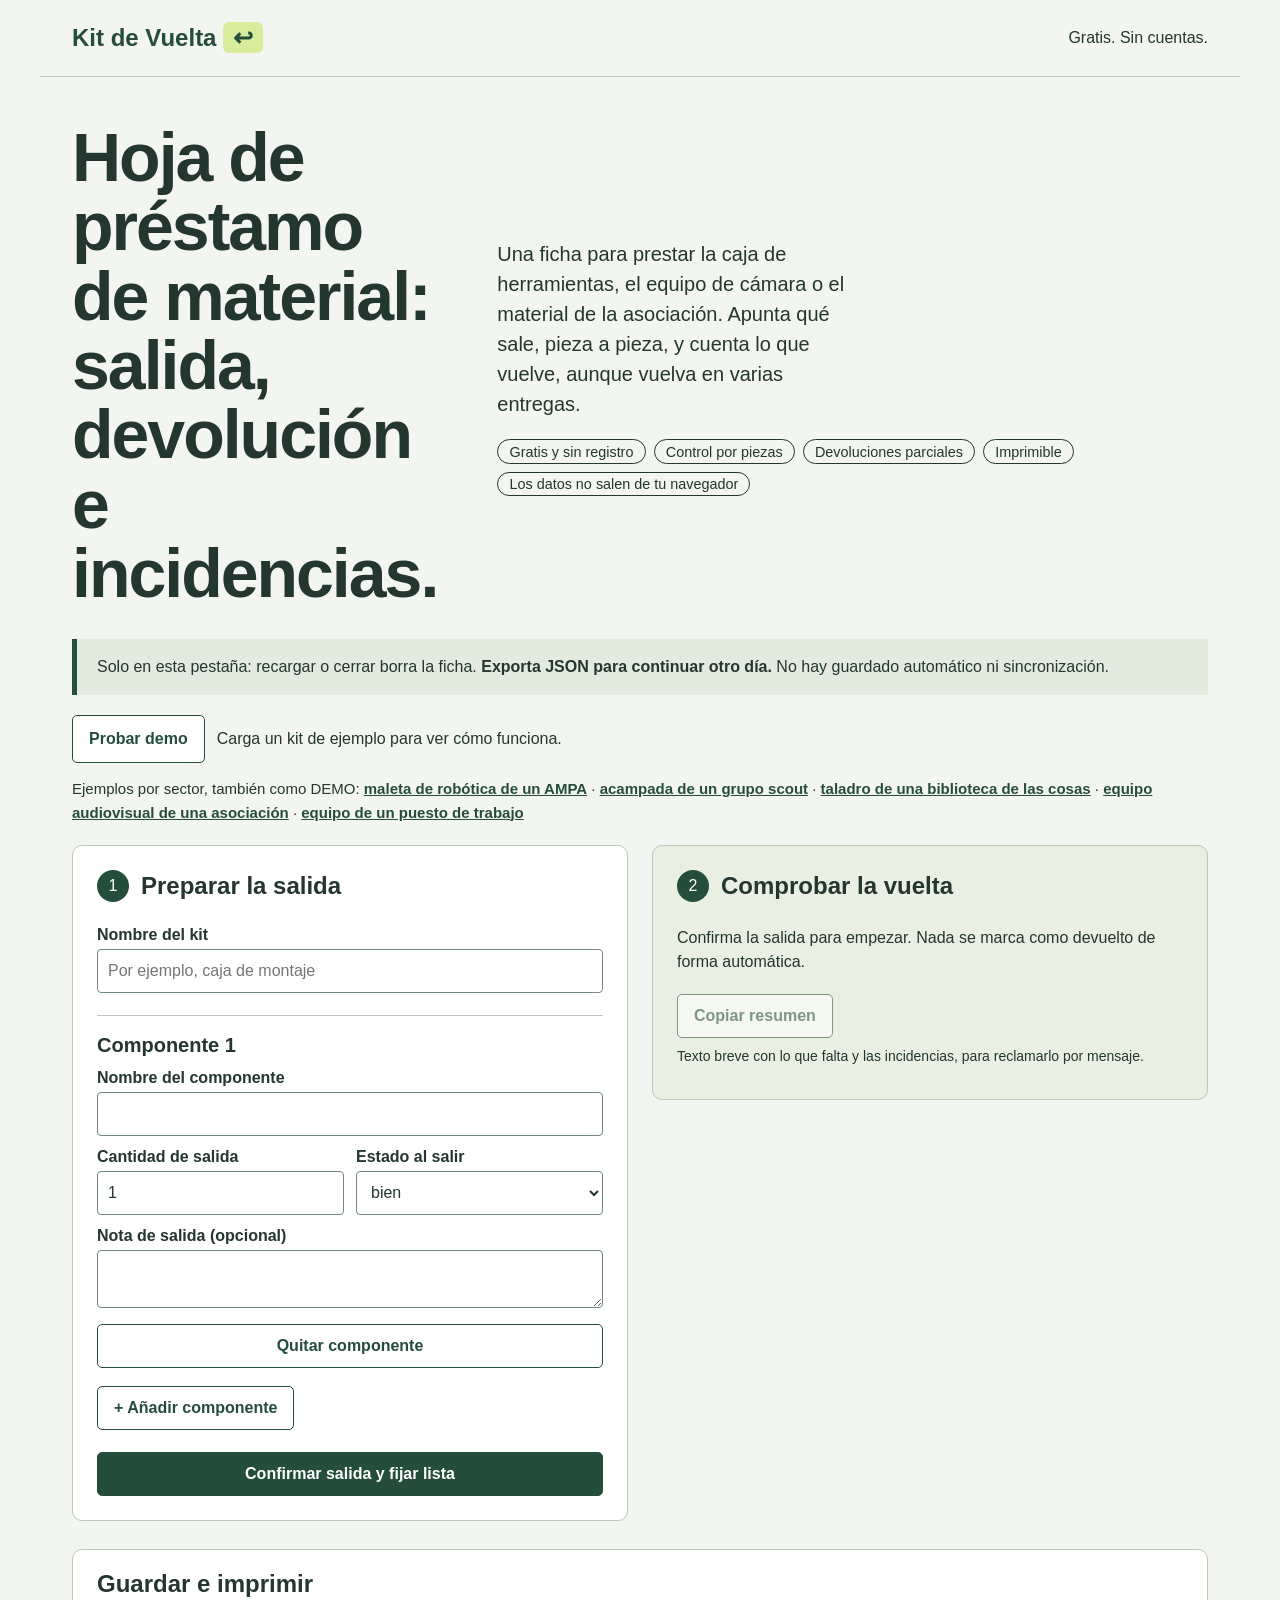
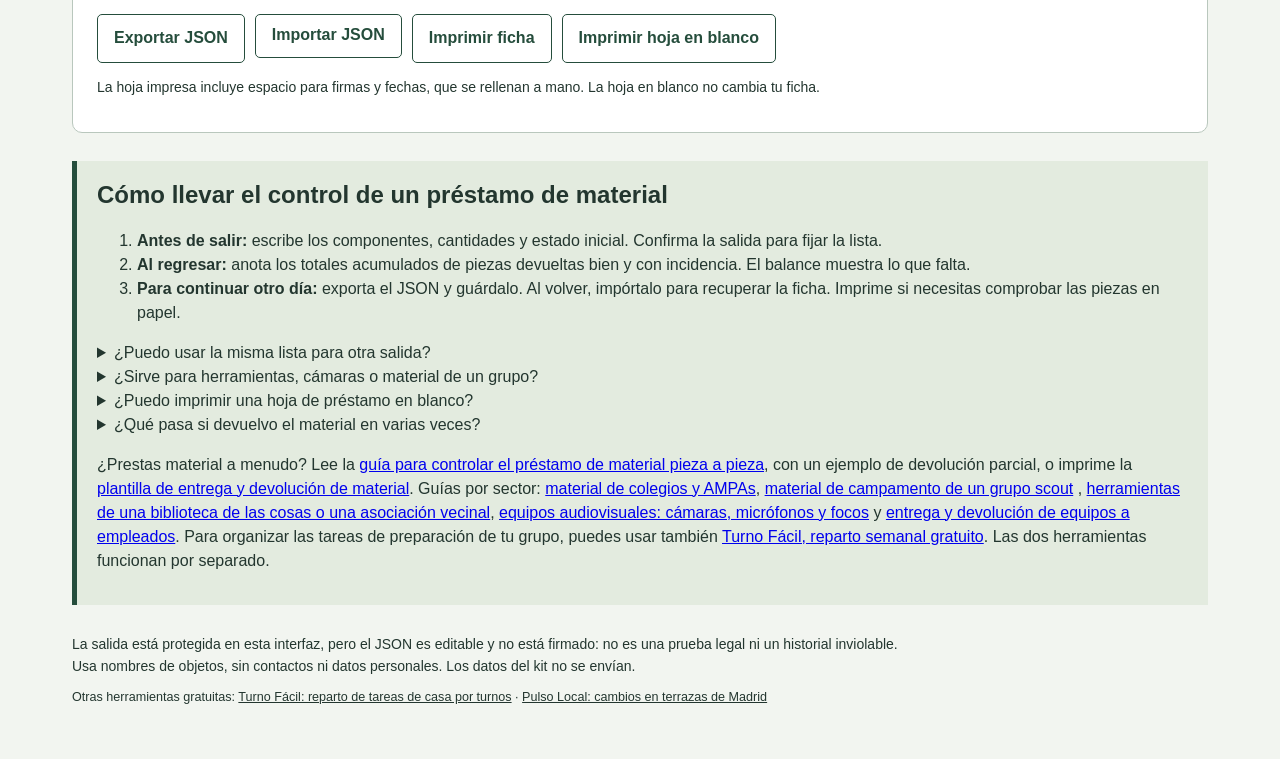
<file: index.html>
<!doctype html>
<html lang="es"><head><meta charset="utf-8"><meta http-equiv="Content-Security-Policy" content="default-src &#x27;none&#x27;; script-src &#x27;self&#x27;; style-src &#x27;self&#x27;; img-src &#x27;self&#x27; data:; font-src &#x27;self&#x27;; connect-src &#x27;self&#x27;; manifest-src &#x27;self&#x27;; object-src &#x27;none&#x27;; base-uri &#x27;none&#x27;; form-action &#x27;none&#x27;; frame-src &#x27;none&#x27;; worker-src &#x27;none&#x27;"><meta name="referrer" content="no-referrer"><meta name="robots" content="index,follow"><link rel="canonical" href="https://paniset.github.io/kit-de-vuelta/"><meta name="google-site-verification" content="yU-MmDAEv0MF0oqv6WEPJR-Wn4J0yyzl8J-dgcel0is"><meta property="og:type" content="website"><meta property="og:locale" content="es_ES"><meta name="twitter:card" content="summary_large_image"><meta property="og:title" content="Hoja de préstamo de material gratis: salida y devolución | Kit de Vuelta"><meta name="twitter:title" content="Hoja de préstamo de material gratis: salida y devolución | Kit de Vuelta"><meta property="og:description" content="Prepara gratis la hoja de préstamo de material por piezas y comprueba la devolución: lo que vuelve bien, con incidencia o falta, aunque vuelva en varias entregas. Imprimible y sin registro."><meta name="twitter:description" content="Prepara gratis la hoja de préstamo de material por piezas y comprueba la devolución: lo que vuelve bien, con incidencia o falta, aunque vuelva en varias entregas. Imprimible y sin registro."><meta property="og:url" content="https://paniset.github.io/kit-de-vuelta/"><meta property="og:image" content="https://paniset.github.io/kit-de-vuelta/og.png"><meta property="og:image:width" content="1200"><meta property="og:image:height" content="630"><meta name="twitter:image" content="https://paniset.github.io/kit-de-vuelta/og.png"><title>Hoja de préstamo de material gratis: salida y devolución | Kit de Vuelta</title><meta name="description" content="Prepara gratis la hoja de préstamo de material por piezas y comprueba la devolución: lo que vuelve bien, con incidencia o falta, aunque vuelva en varias entregas. Imprimible y sin registro."><meta name="viewport" content="width=device-width,initial-scale=1"><link rel="icon" href="data:,"><link rel="stylesheet" href="style.css"><script type="application/ld+json">{"@context":"https://schema.org","@type":"WebApplication","name":"Kit de Vuelta","url":"https://paniset.github.io/kit-de-vuelta/","applicationCategory":"BusinessApplication","operatingSystem":"Web","inLanguage":"es","isAccessibleForFree":true,"offers":{"@type":"Offer","price":"0","priceCurrency":"EUR"},"description":"Lista de salida de material prestado y control de devolución por piezas: devueltas, con incidencia y pendientes. Ficha imprimible y copia JSON, sin cuenta."}</script></head>
<body><a class="skip-link" href="#prepare-title">Ir a preparar la salida</a><header><a href="./">Kit de Vuelta <span aria-hidden="true">↩</span></a><span>Gratis. Sin cuentas.</span></header>
<main><section class="intro"><h1>Hoja de préstamo de material:<br>salida, devolución e incidencias.</h1><div class="intro-texto"><p>Una ficha para prestar la caja de herramientas, el equipo de cámara o el material de la asociación. Apunta qué sale, pieza a pieza, y cuenta lo que vuelve, aunque vuelva en varias entregas.</p><ul class="ventajas"><li>Gratis y sin registro</li><li>Control por piezas</li><li>Devoluciones parciales</li><li>Imprimible</li><li>Los datos no salen de tu navegador</li></ul></div></section>
<aside class="memory">Solo en esta pestaña: recargar o cerrar borra la ficha. <strong>Exporta JSON para continuar otro día.</strong> No hay guardado automático ni sincronización.</aside>
<p class="demo-row"><button id="demo" type="button">Probar demo</button><span>Carga un kit de ejemplo para ver cómo funciona.</span></p>
<p class="ejemplos-sector">Ejemplos por sector, también como DEMO: <a href="./?ejemplo=colegio" data-ejemplo="colegio">maleta de robótica de un AMPA</a> · <a href="./?ejemplo=scouts" data-ejemplo="scouts">acampada de un grupo scout</a> · <a href="./?ejemplo=herramientas" data-ejemplo="herramientas">taladro de una biblioteca de las cosas</a> · <a href="./?ejemplo=audiovisual" data-ejemplo="audiovisual">equipo audiovisual de una asociación</a> · <a href="./?ejemplo=empleado" data-ejemplo="empleado">equipo de un puesto de trabajo</a></p>
<p id="global-error" role="alert"></p><p id="message" role="status"></p><p id="demo-badge" hidden>DEMO · Datos de ejemplo, no una salida real</p>
<div class="layout"><section class="preparation" aria-labelledby="prepare-title"><div class="section-heading"><span class="step">1</span><h2 id="prepare-title">Preparar la salida</h2></div>
<form id="prepare" novalidate><fieldset id="base-fields"><legend class="sr-only">Componentes de la salida</legend><label for="kit-name">Nombre del kit</label><input id="kit-name" data-path="name" maxlength="80" placeholder="Por ejemplo, caja de montaje"><div id="components"></div><button id="add" type="button">+ Añadir componente</button></fieldset><button id="depart" class="primary" type="submit">Confirmar salida y fijar lista</button></form>
<div id="locked" hidden><p>Salida fijada. Esta base no se puede editar mientras compruebas la vuelta.</p><button id="new" type="button">Crear otra salida</button><p class="small">Duplica la plantilla en una ficha nueva. Exporta la actual si quieres conservarla.</p></div></section>
<section class="return-panel" aria-labelledby="return-title"><div class="section-heading"><span class="step">2</span><h2 id="return-title">Comprobar la vuelta</h2></div><p id="empty">Confirma la salida para empezar. Nada se marca como devuelto de forma automática.</p><form id="return-form" hidden novalidate><p>Escribe los <strong>totales acumulados</strong>, no solo las piezas de esta entrega. «Con incidencia» es lo que tú declaras; no se deduce del desgaste inicial.</p><div id="returns"></div><button class="primary" type="submit">Actualizar comprobación</button></form><section id="result" aria-label="Resultado de la comprobación" hidden><h3>Balance de la vuelta</h3><p id="pending"></p><p id="issues"></p><p id="complete"></p></section><div class="copy-box"><button id="copy-summary" type="button" disabled>Copiar resumen</button><p class="small">Texto breve con lo que falta y las incidencias, para reclamarlo por mensaje.</p><p id="copy-status" role="status"></p><textarea id="copy-fallback" readonly hidden aria-label="Resumen para copiar" rows="3"></textarea></div></section></div>
<section class="files" aria-labelledby="files-title"><h2 id="files-title">Guardar e imprimir</h2><nav class="toolbar" aria-label="Archivo"><button id="export" type="button">Exportar JSON</button><label class="file-button">Importar JSON<input id="import" type="file" accept=".json,application/json"></label><button id="print" type="button">Imprimir ficha</button><button id="print-blank" type="button">Imprimir hoja en blanco</button></nav><p class="small">La hoja impresa incluye espacio para firmas y fechas, que se rellenan a mano. La hoja en blanco no cambia tu ficha.</p></section>
<section id="print-sheet" aria-label="Ficha para imprimir"><h2 id="print-name">Ficha del kit</h2><p id="print-mode"></p><p id="print-summary"></p><table><caption>Salida y devolución por componente</caption><thead><tr><th>Componente / estado inicial</th><th>Salió</th><th>Bien</th><th>Incid.</th><th>Falta</th><th>Revisado</th></tr></thead><tbody id="print-rows"></tbody></table><p>Bien = devuelto sano. Incid. = devuelto con incidencia declarada. Falta = pendiente de volver. □ = casilla para revisión manual.</p></section>
<section id="blank-sheet" aria-label="Hoja de préstamo en blanco para imprimir"><h2>Hoja de préstamo de material</h2><p class="hand">Kit o material: <span class="line"></span></p><table><caption>Salida y devolución por componente</caption><thead><tr><th>Componente</th><th>Cantidad</th><th>Estado al salir</th><th>Vuelve bien</th><th>Incidencia</th><th>Falta</th><th>Notas</th></tr></thead><tbody id="blank-rows"></tbody></table></section>
<section id="signatures" aria-labelledby="signatures-title"><h3 id="signatures-title">Firmas y fechas</h3><p class="hand">Entrega: <span class="line"></span> Firma: <span class="line"></span></p><p class="hand">Recibe: <span class="line"></span> Firma: <span class="line"></span></p><p class="hand">Fecha de salida: <span class="line"></span> Fecha prevista de vuelta: <span class="line"></span></p><p class="hand">Devolución revisada por: <span class="line"></span> Fecha: <span class="line"></span> Firma: <span class="line"></span></p><p class="nota-firmas">Se rellena a mano. Kit de Vuelta no guarda nombres, fechas ni firmas.</p></section>
<section class="memory" aria-labelledby="guide-title"><h2 id="guide-title">Cómo llevar el control de un préstamo de material</h2><ol><li><strong>Antes de salir:</strong> escribe los componentes, cantidades y estado inicial. Confirma la salida para fijar la lista.</li><li><strong>Al regresar:</strong> anota los totales acumulados de piezas devueltas bien y con incidencia. El balance muestra lo que falta.</li><li><strong>Para continuar otro día:</strong> exporta el JSON y guárdalo. Al volver, impórtalo para recuperar la ficha. Imprime si necesitas comprobar las piezas en papel.</li></ol><details><summary>¿Puedo usar la misma lista para otra salida?</summary><p>Sí. Después de exportar la ficha que quieras conservar, «Crear otra salida» prepara una nueva a partir de sus componentes. Revisa las cantidades y el estado antes de confirmarla.</p></details><details><summary>¿Sirve para herramientas, cámaras o material de un grupo?</summary><p>Sí, cuando necesitas contar piezas al salir y al volver. Por ejemplo, tres cables y un cargador se registran como dos componentes con sus cantidades. No gestiona reservas ni cobros; responsables, fechas y firmas se anotan a mano en la hoja impresa.</p></details><details><summary>¿Puedo imprimir una hoja de préstamo en blanco?</summary><p>Sí. «Imprimir hoja en blanco» saca una plantilla con 15 filas vacías (componente, cantidad, estado al salir, vuelve bien, incidencia, falta y notas) y espacio para firmas y fechas. No cambia la ficha que tengas abierta. También tienes la <a href="plantilla-prestamo-material">plantilla de préstamo de material para imprimir</a>, con ejemplos rellenos.</p></details><details><summary>¿Qué pasa si devuelvo el material en varias veces?</summary><p>Introduce siempre el total devuelto hasta ese momento, no solo la última entrega. Si primero vuelve un cable y después dos más, el total será tres. No es un historial de entregas: exporta las fichas que necesites conservar.</p></details><p>¿Prestas material a menudo? Lee la <a href="control-prestamo-material">guía para controlar el préstamo de material pieza a pieza</a>, con un ejemplo de devolución parcial, o imprime la <a href="plantilla-prestamo-material">plantilla de entrega y devolución de material</a>. Guías por sector: <a href="material-prestamo-colegio-ampa">material de colegios y AMPAs</a>, <a href="control-material-grupo-scout">material de campamento de un grupo scout</a> , <a href="prestamo-herramientas-biblioteca-de-las-cosas">herramientas de una biblioteca de las cosas o una asociación vecinal</a>, <a href="prestamo-equipos-audiovisuales">equipos audiovisuales: cámaras, micrófonos y focos</a> y <a href="acta-entrega-devolucion-equipos-empleados">entrega y devolución de equipos a empleados</a>. Para organizar las tareas de preparación de tu grupo, puedes usar también <a href="https://paniset.github.io/turno-facil/">Turno Fácil, reparto semanal gratuito</a>. Las dos herramientas funcionan por separado.</p></section>
<footer>La salida está protegida en esta interfaz, pero el JSON es editable y no está firmado: no es una prueba legal ni un historial inviolable. Usa nombres de objetos, sin contactos ni datos personales. Los datos del kit no se envían.<nav class="otras" aria-label="Otras herramientas gratuitas">Otras herramientas gratuitas: <a href="https://paniset.github.io/turno-facil/">Turno Fácil: reparto de tareas de casa por turnos</a> · <a href="https://paniset.github.io/pulso-local-madrid/">Pulso Local: cambios en terrazas de Madrid</a></nav></footer></main><script type="module" src="app.mjs"></script></body></html>
</file>
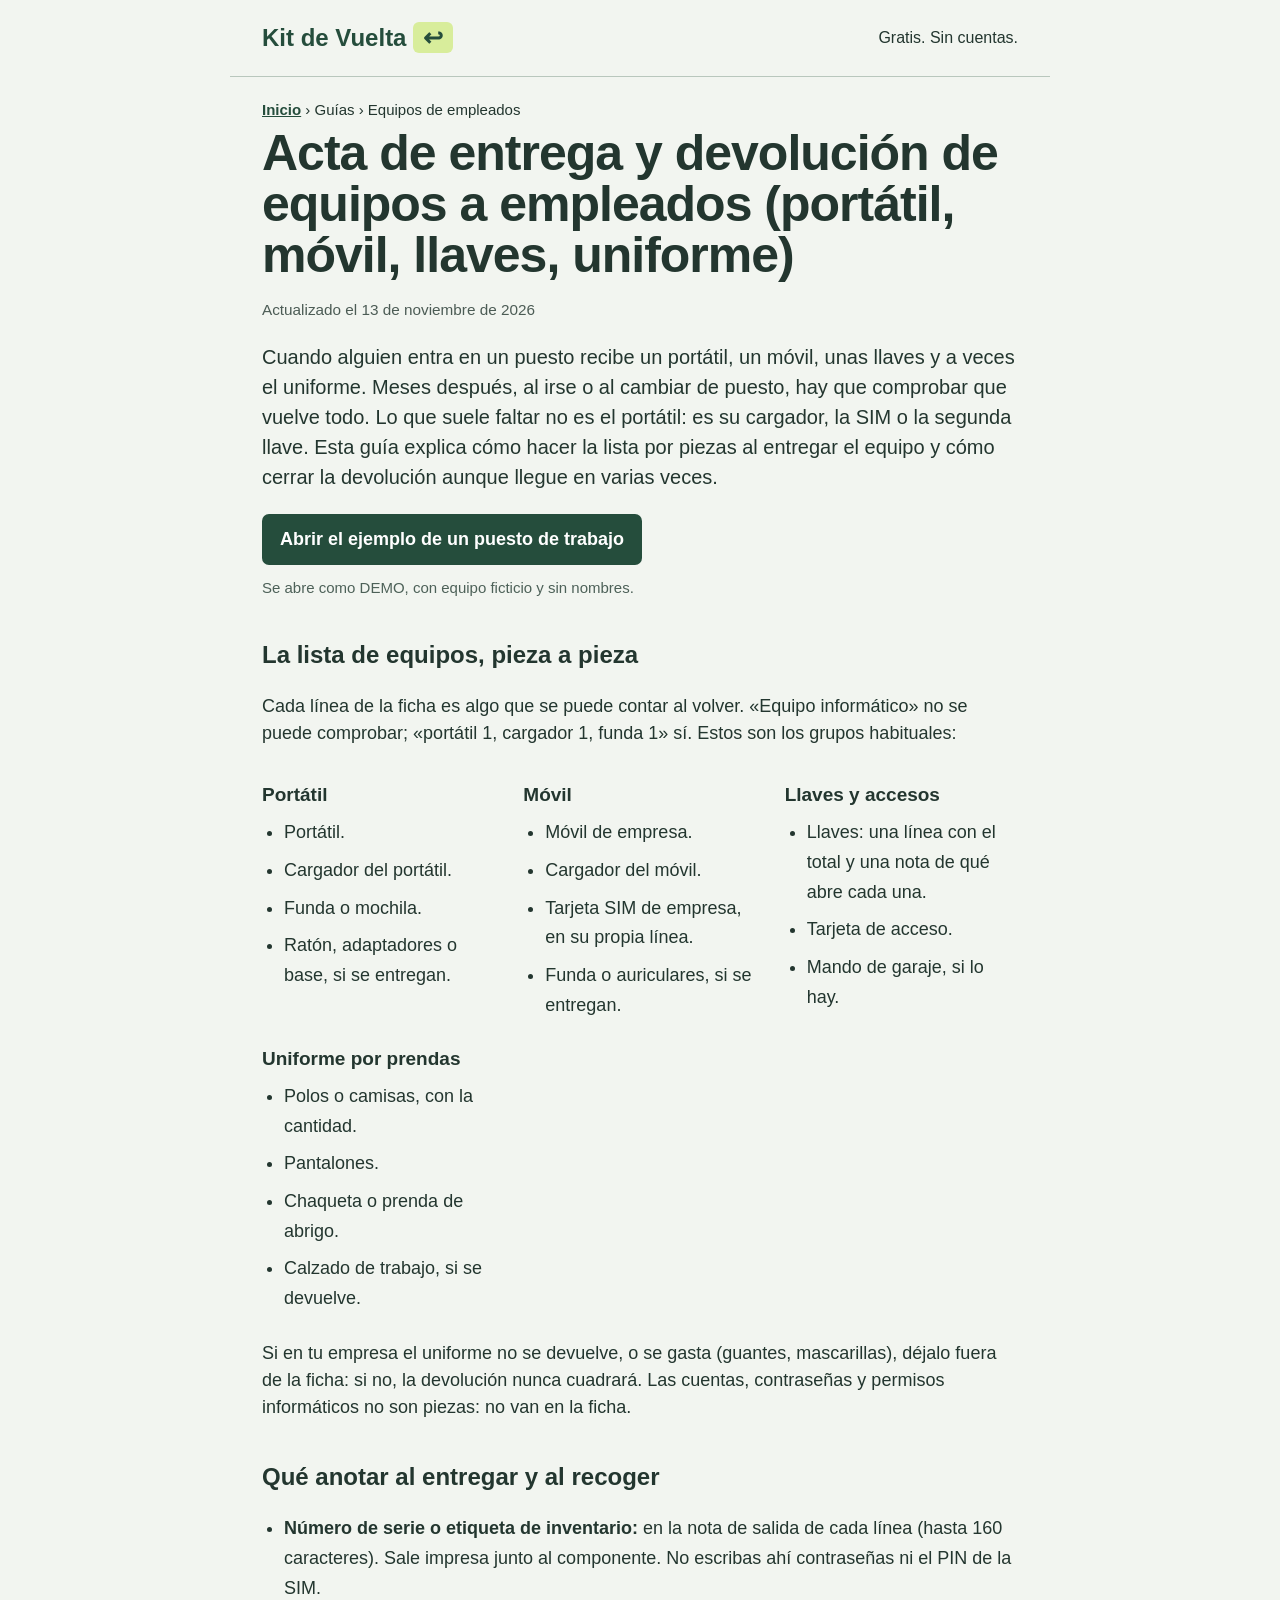
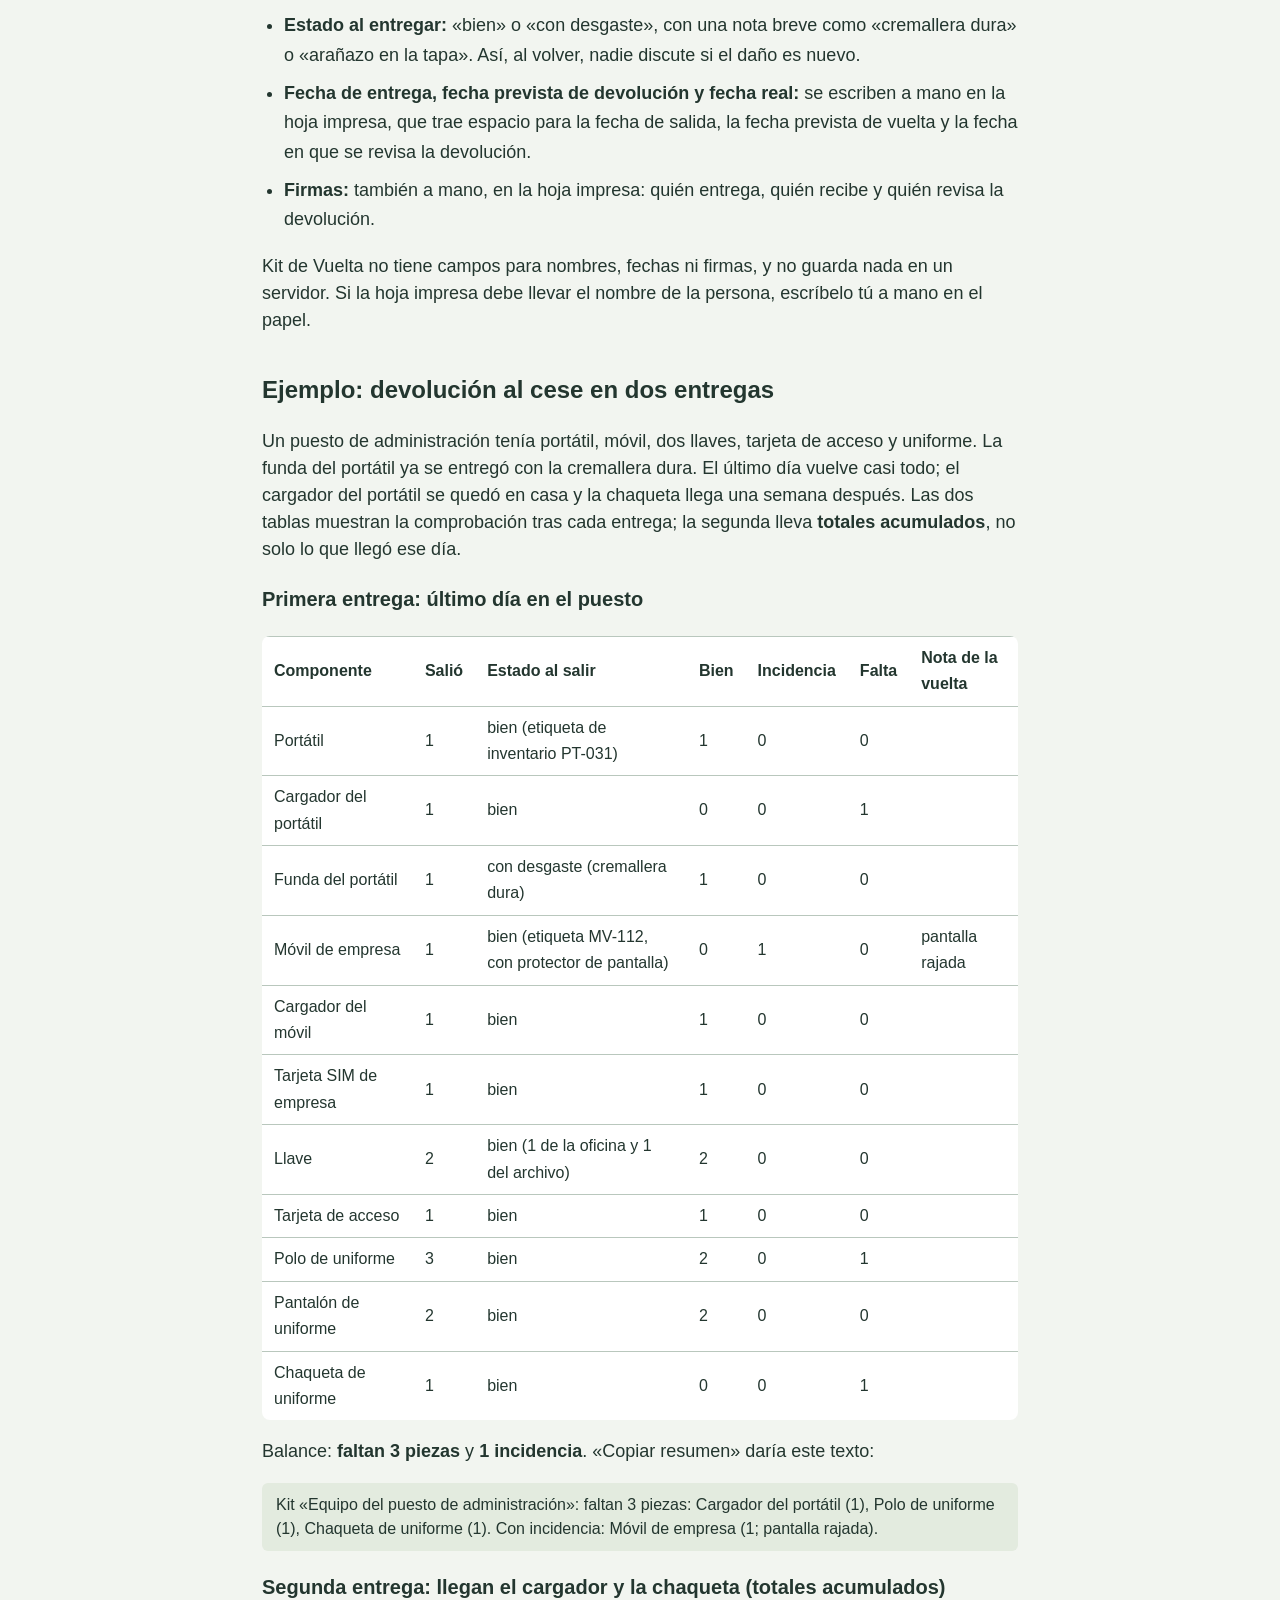
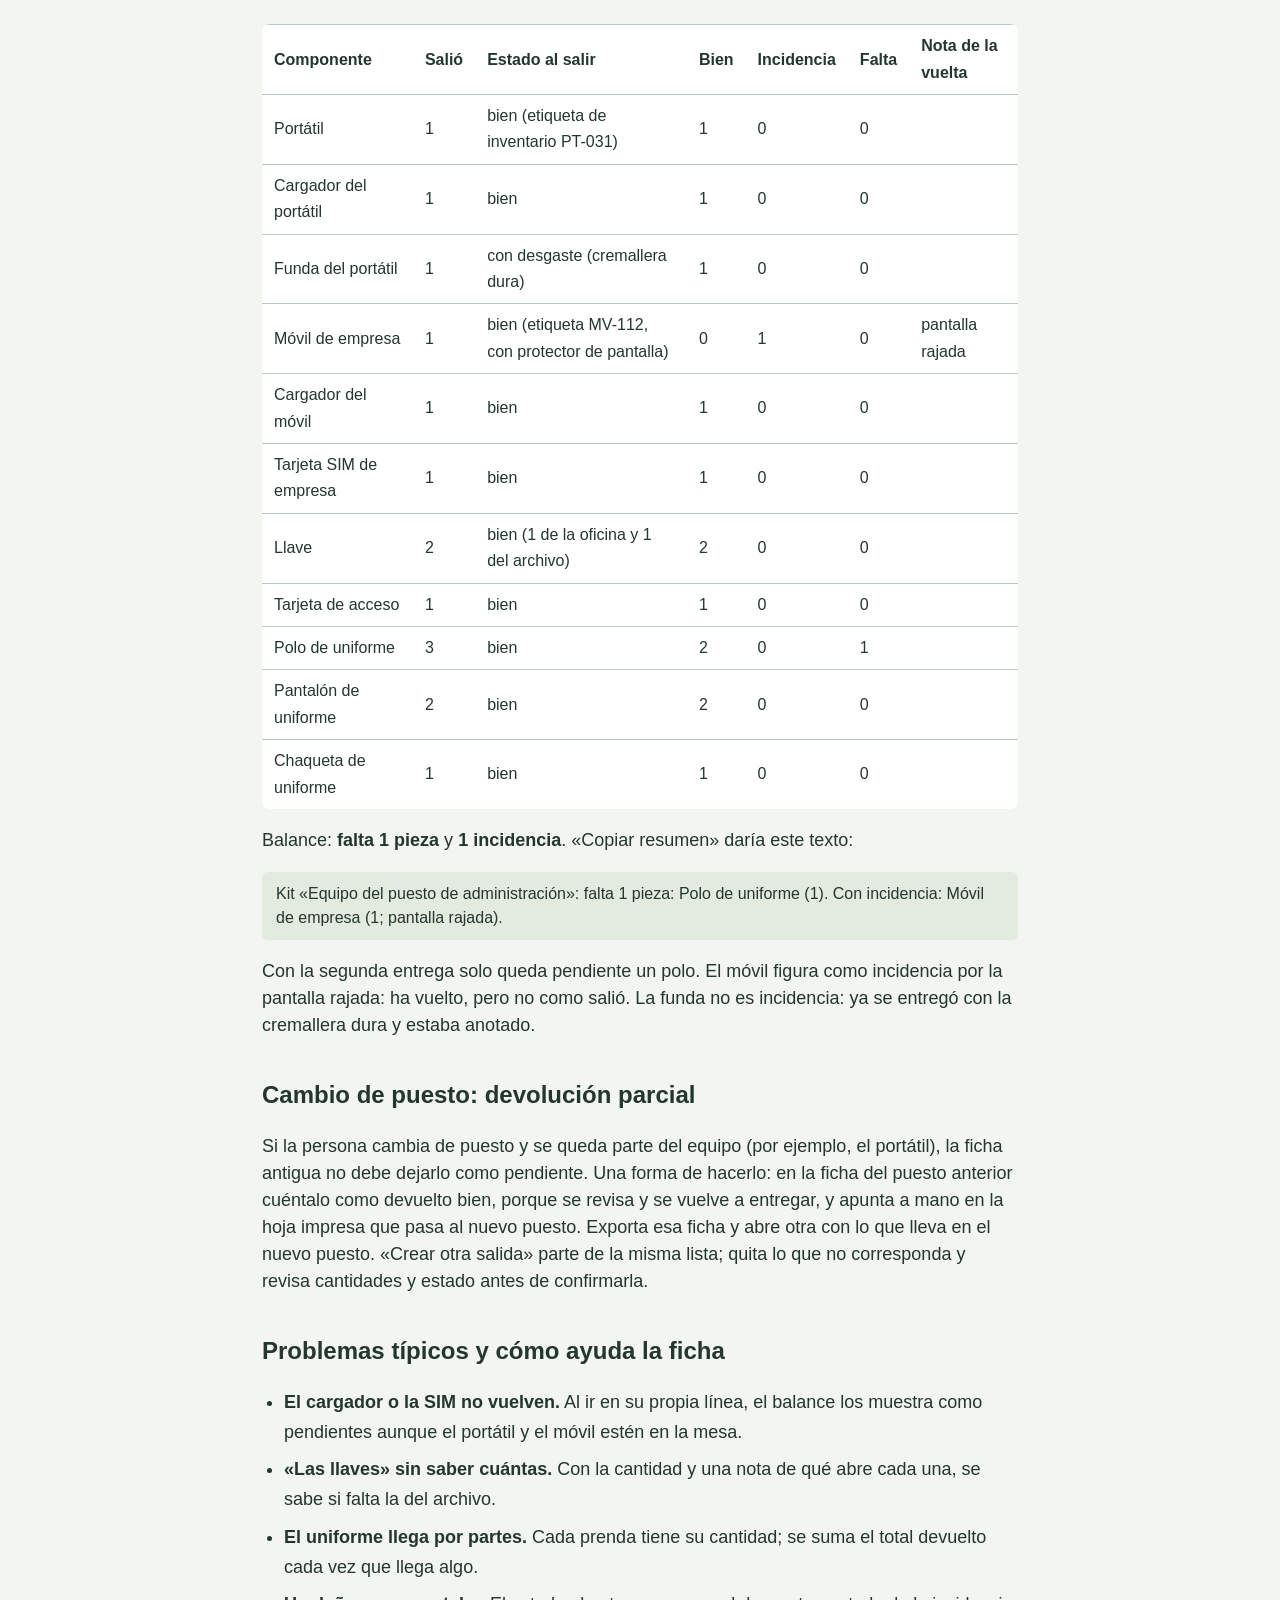
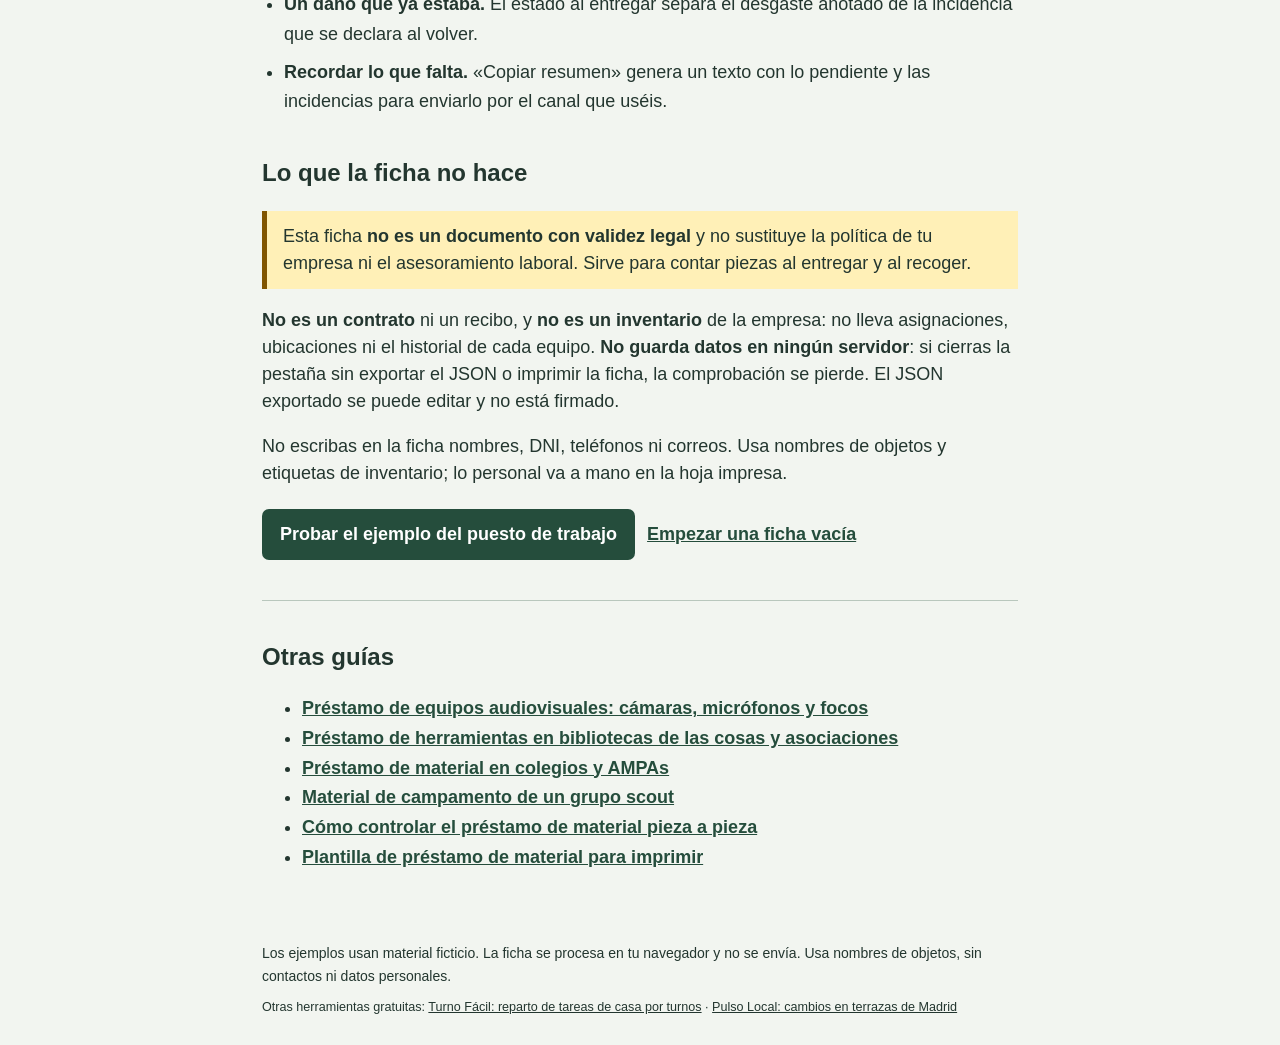
<file: acta-entrega-devolucion-equipos-empleados.html>
<!doctype html>
<html lang="es"><head><meta charset="utf-8"><meta http-equiv="Content-Security-Policy" content="default-src &#x27;none&#x27;; script-src &#x27;self&#x27;; style-src &#x27;self&#x27;; img-src &#x27;self&#x27; data:; font-src &#x27;self&#x27;; connect-src &#x27;self&#x27;; manifest-src &#x27;self&#x27;; object-src &#x27;none&#x27;; base-uri &#x27;none&#x27;; form-action &#x27;none&#x27;; frame-src &#x27;none&#x27;; worker-src &#x27;none&#x27;"><meta name="referrer" content="no-referrer"><meta name="robots" content="index,follow"><link rel="canonical" href="https://paniset.github.io/kit-de-vuelta/acta-entrega-devolucion-equipos-empleados"><meta property="og:type" content="website"><meta property="og:locale" content="es_ES"><meta name="twitter:card" content="summary_large_image"><meta property="og:title" content="Acta de entrega y devolución de equipos a empleados | Kit de Vuelta"><meta name="twitter:title" content="Acta de entrega y devolución de equipos a empleados | Kit de Vuelta"><meta property="og:description" content="Qué anotar al entregar portátil, móvil, llaves, tarjeta de acceso y uniforme a un empleado, y cómo cuadrar la devolución al cese o al cambiar de puesto."><meta name="twitter:description" content="Qué anotar al entregar portátil, móvil, llaves, tarjeta de acceso y uniforme a un empleado, y cómo cuadrar la devolución al cese o al cambiar de puesto."><meta property="og:url" content="https://paniset.github.io/kit-de-vuelta/acta-entrega-devolucion-equipos-empleados"><meta property="og:image" content="https://paniset.github.io/kit-de-vuelta/og.png"><meta property="og:image:width" content="1200"><meta property="og:image:height" content="630"><meta name="twitter:image" content="https://paniset.github.io/kit-de-vuelta/og.png"><meta name="viewport" content="width=device-width,initial-scale=1"><title>Acta de entrega y devolución de equipos a empleados | Kit de Vuelta</title><meta name="description" content="Qué anotar al entregar portátil, móvil, llaves, tarjeta de acceso y uniforme a un empleado, y cómo cuadrar la devolución al cese o al cambiar de puesto."><link rel="icon" href="data:,"><link rel="stylesheet" href="style.css">
<script type="application/ld+json">{"@context":"https://schema.org","@type":"Article","headline":"Acta de entrega y devolución de equipos a empleados (portátil, móvil, llaves, uniforme)","inLanguage":"es","datePublished":"2026-11-13","dateModified":"2026-11-13","author":{"@type":"Organization","name":"Kit de Vuelta","url":"https://paniset.github.io/kit-de-vuelta/"},"publisher":{"@type":"Organization","name":"Kit de Vuelta","url":"https://paniset.github.io/kit-de-vuelta/"},"mainEntityOfPage":"https://paniset.github.io/kit-de-vuelta/acta-entrega-devolucion-equipos-empleados"}</script><script type="application/ld+json">{"@context":"https://schema.org","@type":"BreadcrumbList","itemListElement":[{"@type":"ListItem","position":1,"name":"Kit de Vuelta","item":"https://paniset.github.io/kit-de-vuelta/"},{"@type":"ListItem","position":2,"name":"Entrega y devolución de equipos a empleados","item":"https://paniset.github.io/kit-de-vuelta/acta-entrega-devolucion-equipos-empleados"}]}</script></head>
<body class="guia"><a class="skip-link" href="#contenido">Ir al contenido</a><header><a href="./">Kit de Vuelta <span aria-hidden="true">↩</span></a><span>Gratis. Sin cuentas.</span></header>
<main id="contenido">
<nav class="migas" aria-label="Ruta"><a href="./">Inicio</a> › Guías › Equipos de empleados</nav>
<article>
<h1>Acta de entrega y devolución de equipos a empleados (portátil, móvil, llaves, uniforme)</h1><p class="fecha">Actualizado el <time datetime="2026-11-13">13 de noviembre de 2026</time></p>
<p class="entradilla">Cuando alguien entra en un puesto recibe un portátil, un móvil, unas llaves y a veces el uniforme. Meses después, al irse o al cambiar de puesto, hay que comprobar que vuelve todo. Lo que suele faltar no es el portátil: es su cargador, la SIM o la segunda llave. Esta guía explica cómo hacer la lista por piezas al entregar el equipo y cómo cerrar la devolución aunque llegue en varias veces.</p>
<p class="cta"><a class="boton" href="./?ejemplo=empleado">Abrir el ejemplo de un puesto de trabajo</a> <span>Se abre como DEMO, con equipo ficticio y sin nombres.</span></p>

<h2>La lista de equipos, pieza a pieza</h2>
<p>Cada línea de la ficha es algo que se puede contar al volver. «Equipo informático» no se puede comprobar; «portátil 1, cargador 1, funda 1» sí. Estos son los grupos habituales:</p>
<div class="sector-grupos">
<section aria-labelledby="em-informatica"><h3 id="em-informatica">Portátil</h3><ul class="lista"><li>Portátil.</li><li>Cargador del portátil.</li><li>Funda o mochila.</li><li>Ratón, adaptadores o base, si se entregan.</li></ul></section>
<section aria-labelledby="em-movil"><h3 id="em-movil">Móvil</h3><ul class="lista"><li>Móvil de empresa.</li><li>Cargador del móvil.</li><li>Tarjeta SIM de empresa, en su propia línea.</li><li>Funda o auriculares, si se entregan.</li></ul></section>
<section aria-labelledby="em-acceso"><h3 id="em-acceso">Llaves y accesos</h3><ul class="lista"><li>Llaves: una línea con el total y una nota de qué abre cada una.</li><li>Tarjeta de acceso.</li><li>Mando de garaje, si lo hay.</li></ul></section>
<section aria-labelledby="em-uniforme"><h3 id="em-uniforme">Uniforme por prendas</h3><ul class="lista"><li>Polos o camisas, con la cantidad.</li><li>Pantalones.</li><li>Chaqueta o prenda de abrigo.</li><li>Calzado de trabajo, si se devuelve.</li></ul></section>
</div>
<p>Si en tu empresa el uniforme no se devuelve, o se gasta (guantes, mascarillas), déjalo fuera de la ficha: si no, la devolución nunca cuadrará. Las cuentas, contraseñas y permisos informáticos no son piezas: no van en la ficha.</p>

<h2>Qué anotar al entregar y al recoger</h2>
<ul class="lista">
<li><strong>Número de serie o etiqueta de inventario:</strong> en la nota de salida de cada línea (hasta 160 caracteres). Sale impresa junto al componente. No escribas ahí contraseñas ni el PIN de la SIM.</li>
<li><strong>Estado al entregar:</strong> «bien» o «con desgaste», con una nota breve como «cremallera dura» o «arañazo en la tapa». Así, al volver, nadie discute si el daño es nuevo.</li>
<li><strong>Fecha de entrega, fecha prevista de devolución y fecha real:</strong> se escriben a mano en la hoja impresa, que trae espacio para la fecha de salida, la fecha prevista de vuelta y la fecha en que se revisa la devolución.</li>
<li><strong>Firmas:</strong> también a mano, en la hoja impresa: quién entrega, quién recibe y quién revisa la devolución.</li>
</ul>
<p>Kit de Vuelta no tiene campos para nombres, fechas ni firmas, y no guarda nada en un servidor. Si la hoja impresa debe llevar el nombre de la persona, escríbelo tú a mano en el papel.</p>

<h2>Ejemplo: devolución al cese en dos entregas</h2>
<p>Un puesto de administración tenía portátil, móvil, dos llaves, tarjeta de acceso y uniforme. La funda del portátil ya se entregó con la cremallera dura. El último día vuelve casi todo; el cargador del portátil se quedó en casa y la chaqueta llega una semana después. Las dos tablas muestran la comprobación tras cada entrega; la segunda lleva <strong>totales acumulados</strong>, no solo lo que llegó ese día.</p>
<section class="ejemplo-sector" data-ejemplo="empleado">
<h3>Primera entrega: último día en el puesto</h3>
<div class="tabla-scroll" tabindex="0" role="region" aria-label="Primera entrega: último día en el puesto"><table class="ficha-ejemplo" data-ejemplo="empleado" data-entrega="1">
<caption class="sr-only">Primera entrega: último día en el puesto</caption>
<thead><tr><th scope="col">Componente</th><th scope="col">Salió</th><th scope="col">Estado al salir</th><th scope="col">Bien</th><th scope="col">Incidencia</th><th scope="col">Falta</th><th scope="col">Nota de la vuelta</th></tr></thead>
<tbody>
<tr><td>Portátil</td><td>1</td><td>bien (etiqueta de inventario PT-031)</td><td>1</td><td>0</td><td>0</td><td></td></tr>
<tr><td>Cargador del portátil</td><td>1</td><td>bien</td><td>0</td><td>0</td><td>1</td><td></td></tr>
<tr><td>Funda del portátil</td><td>1</td><td>con desgaste (cremallera dura)</td><td>1</td><td>0</td><td>0</td><td></td></tr>
<tr><td>Móvil de empresa</td><td>1</td><td>bien (etiqueta MV-112, con protector de pantalla)</td><td>0</td><td>1</td><td>0</td><td>pantalla rajada</td></tr>
<tr><td>Cargador del móvil</td><td>1</td><td>bien</td><td>1</td><td>0</td><td>0</td><td></td></tr>
<tr><td>Tarjeta SIM de empresa</td><td>1</td><td>bien</td><td>1</td><td>0</td><td>0</td><td></td></tr>
<tr><td>Llave</td><td>2</td><td>bien (1 de la oficina y 1 del archivo)</td><td>2</td><td>0</td><td>0</td><td></td></tr>
<tr><td>Tarjeta de acceso</td><td>1</td><td>bien</td><td>1</td><td>0</td><td>0</td><td></td></tr>
<tr><td>Polo de uniforme</td><td>3</td><td>bien</td><td>2</td><td>0</td><td>1</td><td></td></tr>
<tr><td>Pantalón de uniforme</td><td>2</td><td>bien</td><td>2</td><td>0</td><td>0</td><td></td></tr>
<tr><td>Chaqueta de uniforme</td><td>1</td><td>bien</td><td>0</td><td>0</td><td>1</td><td></td></tr>
</tbody></table></div>
<p class="balance">Balance: <strong>faltan 3 piezas</strong> y <strong>1 incidencia</strong>. «Copiar resumen» daría este texto:</p>
<p class="resumen-copia">Kit «Equipo del puesto de administración»: faltan 3 piezas: Cargador del portátil (1), Polo de uniforme (1), Chaqueta de uniforme (1). Con incidencia: Móvil de empresa (1; pantalla rajada).</p>
<h3>Segunda entrega: llegan el cargador y la chaqueta (totales acumulados)</h3>
<div class="tabla-scroll" tabindex="0" role="region" aria-label="Segunda entrega: llegan el cargador y la chaqueta (totales acumulados)"><table class="ficha-ejemplo" data-ejemplo="empleado" data-entrega="2">
<caption class="sr-only">Segunda entrega: llegan el cargador y la chaqueta (totales acumulados)</caption>
<thead><tr><th scope="col">Componente</th><th scope="col">Salió</th><th scope="col">Estado al salir</th><th scope="col">Bien</th><th scope="col">Incidencia</th><th scope="col">Falta</th><th scope="col">Nota de la vuelta</th></tr></thead>
<tbody>
<tr><td>Portátil</td><td>1</td><td>bien (etiqueta de inventario PT-031)</td><td>1</td><td>0</td><td>0</td><td></td></tr>
<tr><td>Cargador del portátil</td><td>1</td><td>bien</td><td>1</td><td>0</td><td>0</td><td></td></tr>
<tr><td>Funda del portátil</td><td>1</td><td>con desgaste (cremallera dura)</td><td>1</td><td>0</td><td>0</td><td></td></tr>
<tr><td>Móvil de empresa</td><td>1</td><td>bien (etiqueta MV-112, con protector de pantalla)</td><td>0</td><td>1</td><td>0</td><td>pantalla rajada</td></tr>
<tr><td>Cargador del móvil</td><td>1</td><td>bien</td><td>1</td><td>0</td><td>0</td><td></td></tr>
<tr><td>Tarjeta SIM de empresa</td><td>1</td><td>bien</td><td>1</td><td>0</td><td>0</td><td></td></tr>
<tr><td>Llave</td><td>2</td><td>bien (1 de la oficina y 1 del archivo)</td><td>2</td><td>0</td><td>0</td><td></td></tr>
<tr><td>Tarjeta de acceso</td><td>1</td><td>bien</td><td>1</td><td>0</td><td>0</td><td></td></tr>
<tr><td>Polo de uniforme</td><td>3</td><td>bien</td><td>2</td><td>0</td><td>1</td><td></td></tr>
<tr><td>Pantalón de uniforme</td><td>2</td><td>bien</td><td>2</td><td>0</td><td>0</td><td></td></tr>
<tr><td>Chaqueta de uniforme</td><td>1</td><td>bien</td><td>1</td><td>0</td><td>0</td><td></td></tr>
</tbody></table></div>
<p class="balance">Balance: <strong>falta 1 pieza</strong> y <strong>1 incidencia</strong>. «Copiar resumen» daría este texto:</p>
<p class="resumen-copia">Kit «Equipo del puesto de administración»: falta 1 pieza: Polo de uniforme (1). Con incidencia: Móvil de empresa (1; pantalla rajada).</p>
</section>
<p>Con la segunda entrega solo queda pendiente un polo. El móvil figura como incidencia por la pantalla rajada: ha vuelto, pero no como salió. La funda no es incidencia: ya se entregó con la cremallera dura y estaba anotado.</p>

<h2>Cambio de puesto: devolución parcial</h2>
<p>Si la persona cambia de puesto y se queda parte del equipo (por ejemplo, el portátil), la ficha antigua no debe dejarlo como pendiente. Una forma de hacerlo: en la ficha del puesto anterior cuéntalo como devuelto bien, porque se revisa y se vuelve a entregar, y apunta a mano en la hoja impresa que pasa al nuevo puesto. Exporta esa ficha y abre otra con lo que lleva en el nuevo puesto. «Crear otra salida» parte de la misma lista; quita lo que no corresponda y revisa cantidades y estado antes de confirmarla.</p>

<h2>Problemas típicos y cómo ayuda la ficha</h2>
<ul class="lista">
<li><strong>El cargador o la SIM no vuelven.</strong> Al ir en su propia línea, el balance los muestra como pendientes aunque el portátil y el móvil estén en la mesa.</li>
<li><strong>«Las llaves» sin saber cuántas.</strong> Con la cantidad y una nota de qué abre cada una, se sabe si falta la del archivo.</li>
<li><strong>El uniforme llega por partes.</strong> Cada prenda tiene su cantidad; se suma el total devuelto cada vez que llega algo.</li>
<li><strong>Un daño que ya estaba.</strong> El estado al entregar separa el desgaste anotado de la incidencia que se declara al volver.</li>
<li><strong>Recordar lo que falta.</strong> «Copiar resumen» genera un texto con lo pendiente y las incidencias para enviarlo por el canal que uséis.</li>
</ul>

<h2>Lo que la ficha no hace</h2>
<p class="aviso">Esta ficha <strong>no es un documento con validez legal</strong> y no sustituye la política de tu empresa ni el asesoramiento laboral. Sirve para contar piezas al entregar y al recoger.</p>
<p><strong>No es un contrato</strong> ni un recibo, y <strong>no es un inventario</strong> de la empresa: no lleva asignaciones, ubicaciones ni el historial de cada equipo. <strong>No guarda datos en ningún servidor</strong>: si cierras la pestaña sin exportar el JSON o imprimir la ficha, la comprobación se pierde. El JSON exportado se puede editar y no está firmado.</p>
<p>No escribas en la ficha nombres, DNI, teléfonos ni correos. Usa nombres de objetos y etiquetas de inventario; lo personal va a mano en la hoja impresa.</p>

<p class="cta"><a class="boton" href="./?ejemplo=empleado">Probar el ejemplo del puesto de trabajo</a> <a href="./">Empezar una ficha vacía</a></p>
<aside class="relacionadas" aria-labelledby="otras-guias"><h2 id="otras-guias">Otras guías</h2><ul><li><a href="prestamo-equipos-audiovisuales">Préstamo de equipos audiovisuales: cámaras, micrófonos y focos</a></li><li><a href="prestamo-herramientas-biblioteca-de-las-cosas">Préstamo de herramientas en bibliotecas de las cosas y asociaciones</a></li><li><a href="material-prestamo-colegio-ampa">Préstamo de material en colegios y AMPAs</a></li><li><a href="control-material-grupo-scout">Material de campamento de un grupo scout</a></li><li><a href="control-prestamo-material">Cómo controlar el préstamo de material pieza a pieza</a></li><li><a href="plantilla-prestamo-material">Plantilla de préstamo de material para imprimir</a></li></ul></aside>
</article>
</main>
<footer>Los ejemplos usan material ficticio. La ficha se procesa en tu navegador y no se envía. Usa nombres de objetos, sin contactos ni datos personales.<nav class="otras" aria-label="Otras herramientas gratuitas">Otras herramientas gratuitas: <a href="https://paniset.github.io/turno-facil/">Turno Fácil: reparto de tareas de casa por turnos</a> · <a href="https://paniset.github.io/pulso-local-madrid/">Pulso Local: cambios en terrazas de Madrid</a></nav></footer>
</body></html>
</file>
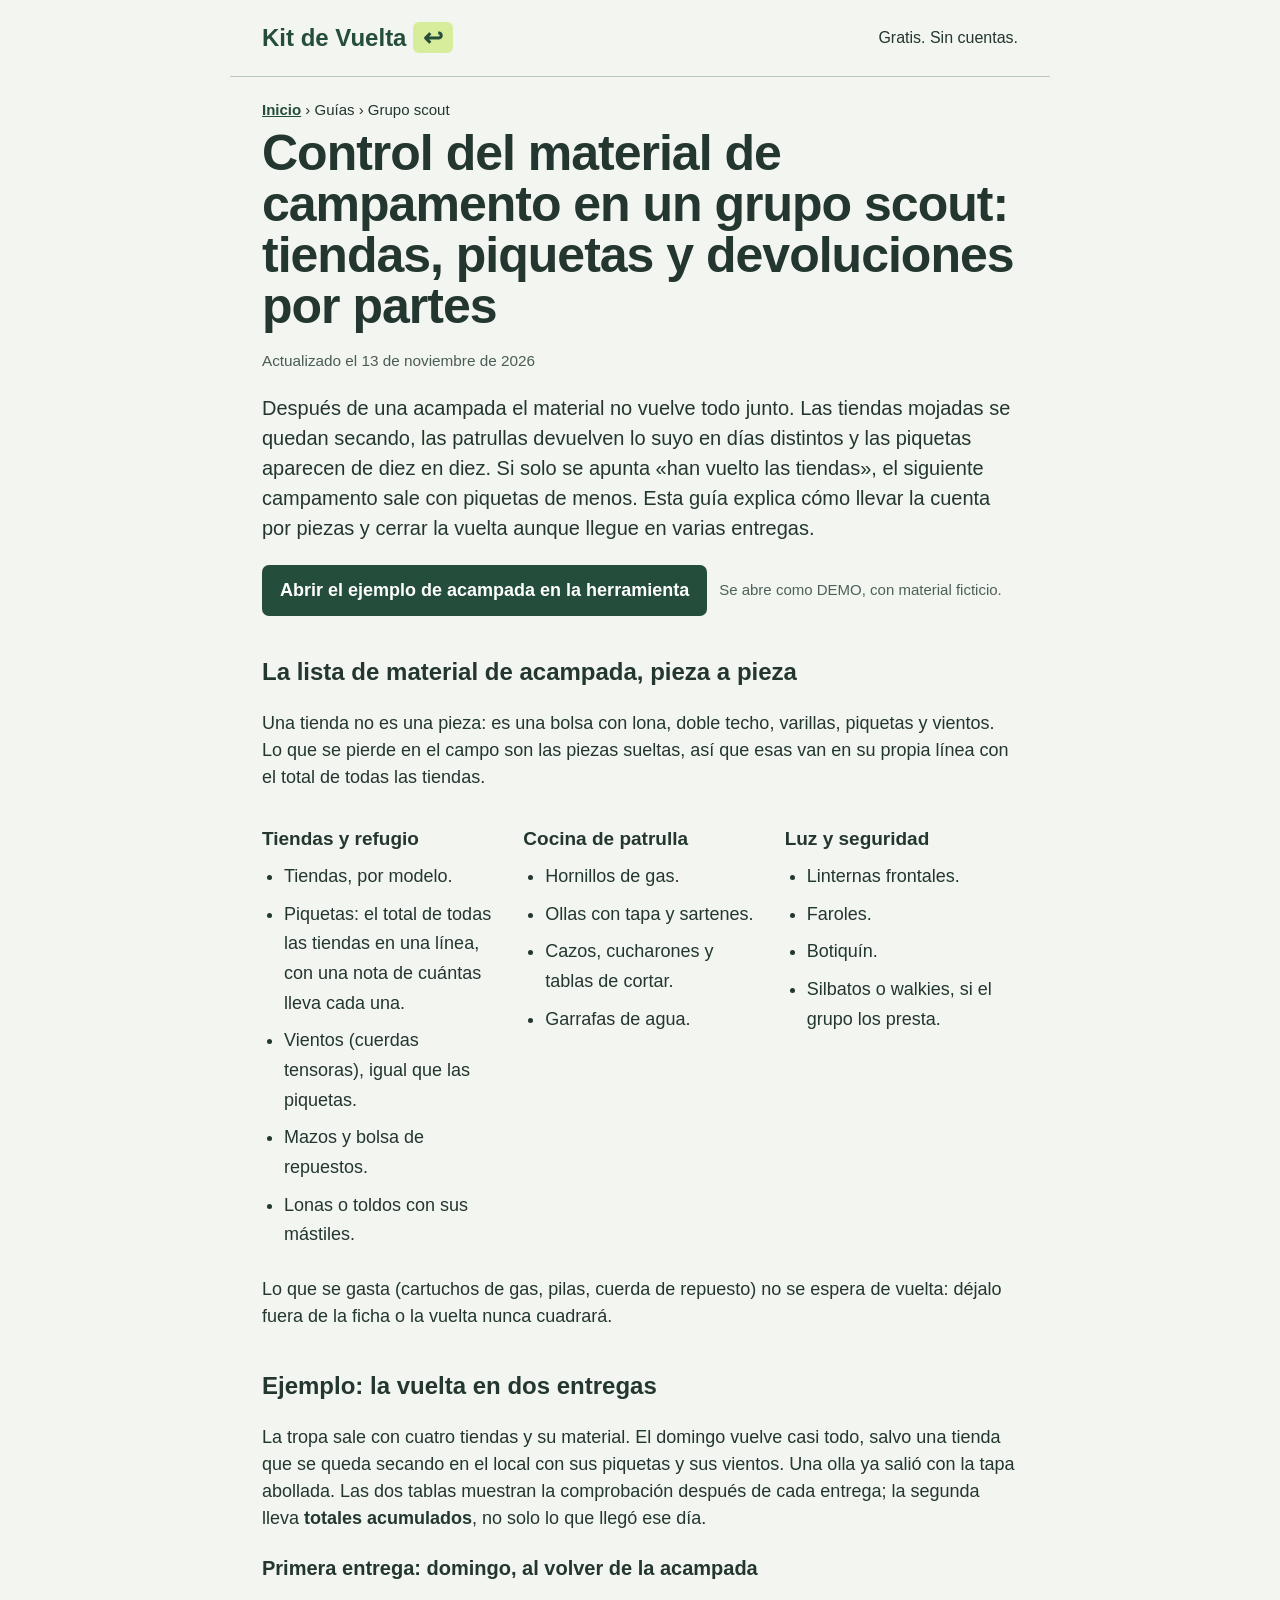
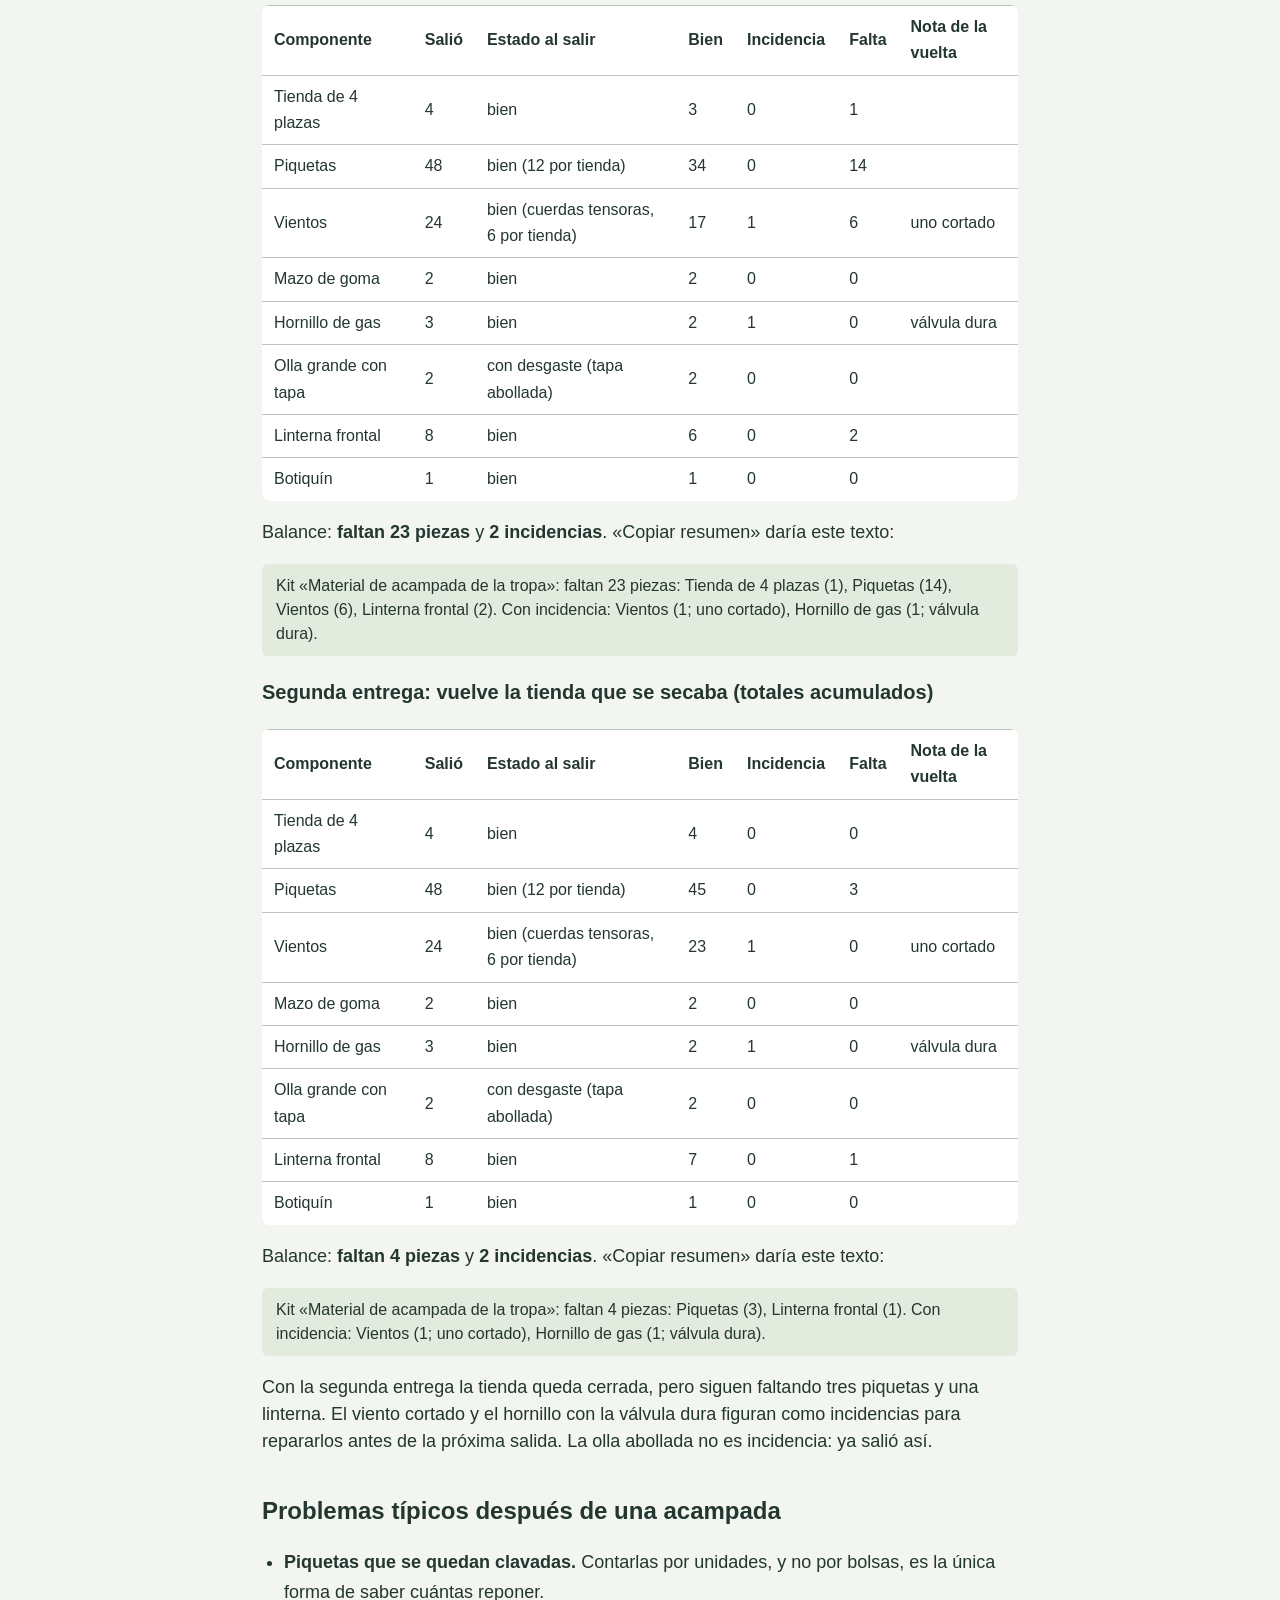
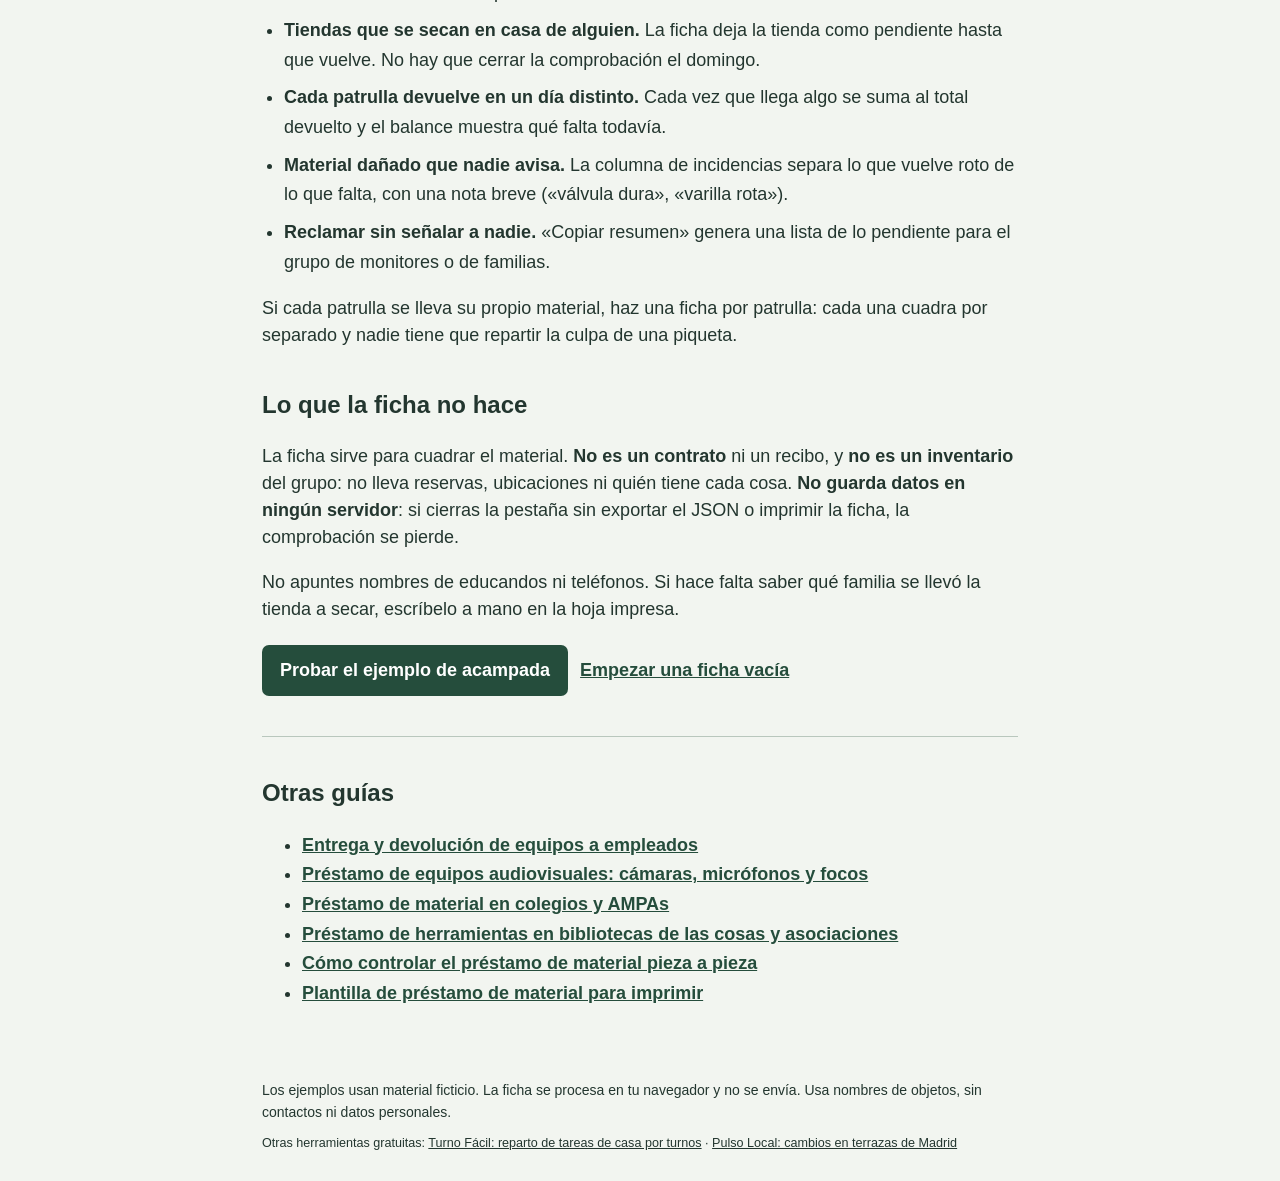
<file: control-material-grupo-scout.html>
<!doctype html>
<html lang="es"><head><meta charset="utf-8"><meta http-equiv="Content-Security-Policy" content="default-src &#x27;none&#x27;; script-src &#x27;self&#x27;; style-src &#x27;self&#x27;; img-src &#x27;self&#x27; data:; font-src &#x27;self&#x27;; connect-src &#x27;self&#x27;; manifest-src &#x27;self&#x27;; object-src &#x27;none&#x27;; base-uri &#x27;none&#x27;; form-action &#x27;none&#x27;; frame-src &#x27;none&#x27;; worker-src &#x27;none&#x27;"><meta name="referrer" content="no-referrer"><meta name="robots" content="index,follow"><link rel="canonical" href="https://paniset.github.io/kit-de-vuelta/control-material-grupo-scout"><meta property="og:type" content="website"><meta property="og:locale" content="es_ES"><meta name="twitter:card" content="summary_large_image"><meta property="og:title" content="Control del material de campamento de un grupo scout | Kit de Vuelta"><meta name="twitter:title" content="Control del material de campamento de un grupo scout | Kit de Vuelta"><meta property="og:description" content="Lista por piezas del material de acampada de un grupo scout: tiendas con piquetas y vientos, hornillos y linternas. Cómo cuadrar las devoluciones parciales."><meta name="twitter:description" content="Lista por piezas del material de acampada de un grupo scout: tiendas con piquetas y vientos, hornillos y linternas. Cómo cuadrar las devoluciones parciales."><meta property="og:url" content="https://paniset.github.io/kit-de-vuelta/control-material-grupo-scout"><meta property="og:image" content="https://paniset.github.io/kit-de-vuelta/og.png"><meta property="og:image:width" content="1200"><meta property="og:image:height" content="630"><meta name="twitter:image" content="https://paniset.github.io/kit-de-vuelta/og.png"><meta name="viewport" content="width=device-width,initial-scale=1"><title>Control del material de campamento de un grupo scout | Kit de Vuelta</title><meta name="description" content="Lista por piezas del material de acampada de un grupo scout: tiendas con piquetas y vientos, hornillos y linternas. Cómo cuadrar las devoluciones parciales."><link rel="icon" href="data:,"><link rel="stylesheet" href="style.css">
<script type="application/ld+json">{"@context":"https://schema.org","@type":"Article","headline":"Control del material de campamento en un grupo scout: tiendas, piquetas y devoluciones por partes","inLanguage":"es","datePublished":"2026-11-13","dateModified":"2026-11-13","author":{"@type":"Organization","name":"Kit de Vuelta","url":"https://paniset.github.io/kit-de-vuelta/"},"publisher":{"@type":"Organization","name":"Kit de Vuelta","url":"https://paniset.github.io/kit-de-vuelta/"},"mainEntityOfPage":"https://paniset.github.io/kit-de-vuelta/control-material-grupo-scout"}</script><script type="application/ld+json">{"@context":"https://schema.org","@type":"BreadcrumbList","itemListElement":[{"@type":"ListItem","position":1,"name":"Kit de Vuelta","item":"https://paniset.github.io/kit-de-vuelta/"},{"@type":"ListItem","position":2,"name":"Material de campamento de un grupo scout","item":"https://paniset.github.io/kit-de-vuelta/control-material-grupo-scout"}]}</script></head>
<body class="guia"><a class="skip-link" href="#contenido">Ir al contenido</a><header><a href="./">Kit de Vuelta <span aria-hidden="true">↩</span></a><span>Gratis. Sin cuentas.</span></header>
<main id="contenido">
<nav class="migas" aria-label="Ruta"><a href="./">Inicio</a> › Guías › Grupo scout</nav>
<article>
<h1>Control del material de campamento en un grupo scout: tiendas, piquetas y devoluciones por partes</h1><p class="fecha">Actualizado el <time datetime="2026-11-13">13 de noviembre de 2026</time></p>
<p class="entradilla">Después de una acampada el material no vuelve todo junto. Las tiendas mojadas se quedan secando, las patrullas devuelven lo suyo en días distintos y las piquetas aparecen de diez en diez. Si solo se apunta «han vuelto las tiendas», el siguiente campamento sale con piquetas de menos. Esta guía explica cómo llevar la cuenta por piezas y cerrar la vuelta aunque llegue en varias entregas.</p>
<p class="cta"><a class="boton" href="./?ejemplo=scouts">Abrir el ejemplo de acampada en la herramienta</a> <span>Se abre como DEMO, con material ficticio.</span></p>

<h2>La lista de material de acampada, pieza a pieza</h2>
<p>Una tienda no es una pieza: es una bolsa con lona, doble techo, varillas, piquetas y vientos. Lo que se pierde en el campo son las piezas sueltas, así que esas van en su propia línea con el total de todas las tiendas.</p>
<div class="sector-grupos">
<section aria-labelledby="sc-tiendas"><h3 id="sc-tiendas">Tiendas y refugio</h3><ul class="lista"><li>Tiendas, por modelo.</li><li>Piquetas: el total de todas las tiendas en una línea, con una nota de cuántas lleva cada una.</li><li>Vientos (cuerdas tensoras), igual que las piquetas.</li><li>Mazos y bolsa de repuestos.</li><li>Lonas o toldos con sus mástiles.</li></ul></section>
<section aria-labelledby="sc-cocina"><h3 id="sc-cocina">Cocina de patrulla</h3><ul class="lista"><li>Hornillos de gas.</li><li>Ollas con tapa y sartenes.</li><li>Cazos, cucharones y tablas de cortar.</li><li>Garrafas de agua.</li></ul></section>
<section aria-labelledby="sc-luz"><h3 id="sc-luz">Luz y seguridad</h3><ul class="lista"><li>Linternas frontales.</li><li>Faroles.</li><li>Botiquín.</li><li>Silbatos o walkies, si el grupo los presta.</li></ul></section>
</div>
<p>Lo que se gasta (cartuchos de gas, pilas, cuerda de repuesto) no se espera de vuelta: déjalo fuera de la ficha o la vuelta nunca cuadrará.</p>

<h2>Ejemplo: la vuelta en dos entregas</h2>
<p>La tropa sale con cuatro tiendas y su material. El domingo vuelve casi todo, salvo una tienda que se queda secando en el local con sus piquetas y sus vientos. Una olla ya salió con la tapa abollada. Las dos tablas muestran la comprobación después de cada entrega; la segunda lleva <strong>totales acumulados</strong>, no solo lo que llegó ese día.</p>
<section class="ejemplo-sector" data-ejemplo="scouts">
<h3>Primera entrega: domingo, al volver de la acampada</h3>
<div class="tabla-scroll" tabindex="0" role="region" aria-label="Primera entrega: domingo, al volver de la acampada"><table class="ficha-ejemplo" data-ejemplo="scouts" data-entrega="1">
<caption class="sr-only">Primera entrega: domingo, al volver de la acampada</caption>
<thead><tr><th scope="col">Componente</th><th scope="col">Salió</th><th scope="col">Estado al salir</th><th scope="col">Bien</th><th scope="col">Incidencia</th><th scope="col">Falta</th><th scope="col">Nota de la vuelta</th></tr></thead>
<tbody>
<tr><td>Tienda de 4 plazas</td><td>4</td><td>bien</td><td>3</td><td>0</td><td>1</td><td></td></tr>
<tr><td>Piquetas</td><td>48</td><td>bien (12 por tienda)</td><td>34</td><td>0</td><td>14</td><td></td></tr>
<tr><td>Vientos</td><td>24</td><td>bien (cuerdas tensoras, 6 por tienda)</td><td>17</td><td>1</td><td>6</td><td>uno cortado</td></tr>
<tr><td>Mazo de goma</td><td>2</td><td>bien</td><td>2</td><td>0</td><td>0</td><td></td></tr>
<tr><td>Hornillo de gas</td><td>3</td><td>bien</td><td>2</td><td>1</td><td>0</td><td>válvula dura</td></tr>
<tr><td>Olla grande con tapa</td><td>2</td><td>con desgaste (tapa abollada)</td><td>2</td><td>0</td><td>0</td><td></td></tr>
<tr><td>Linterna frontal</td><td>8</td><td>bien</td><td>6</td><td>0</td><td>2</td><td></td></tr>
<tr><td>Botiquín</td><td>1</td><td>bien</td><td>1</td><td>0</td><td>0</td><td></td></tr>
</tbody></table></div>
<p class="balance">Balance: <strong>faltan 23 piezas</strong> y <strong>2 incidencias</strong>. «Copiar resumen» daría este texto:</p>
<p class="resumen-copia">Kit «Material de acampada de la tropa»: faltan 23 piezas: Tienda de 4 plazas (1), Piquetas (14), Vientos (6), Linterna frontal (2). Con incidencia: Vientos (1; uno cortado), Hornillo de gas (1; válvula dura).</p>
<h3>Segunda entrega: vuelve la tienda que se secaba (totales acumulados)</h3>
<div class="tabla-scroll" tabindex="0" role="region" aria-label="Segunda entrega: vuelve la tienda que se secaba (totales acumulados)"><table class="ficha-ejemplo" data-ejemplo="scouts" data-entrega="2">
<caption class="sr-only">Segunda entrega: vuelve la tienda que se secaba (totales acumulados)</caption>
<thead><tr><th scope="col">Componente</th><th scope="col">Salió</th><th scope="col">Estado al salir</th><th scope="col">Bien</th><th scope="col">Incidencia</th><th scope="col">Falta</th><th scope="col">Nota de la vuelta</th></tr></thead>
<tbody>
<tr><td>Tienda de 4 plazas</td><td>4</td><td>bien</td><td>4</td><td>0</td><td>0</td><td></td></tr>
<tr><td>Piquetas</td><td>48</td><td>bien (12 por tienda)</td><td>45</td><td>0</td><td>3</td><td></td></tr>
<tr><td>Vientos</td><td>24</td><td>bien (cuerdas tensoras, 6 por tienda)</td><td>23</td><td>1</td><td>0</td><td>uno cortado</td></tr>
<tr><td>Mazo de goma</td><td>2</td><td>bien</td><td>2</td><td>0</td><td>0</td><td></td></tr>
<tr><td>Hornillo de gas</td><td>3</td><td>bien</td><td>2</td><td>1</td><td>0</td><td>válvula dura</td></tr>
<tr><td>Olla grande con tapa</td><td>2</td><td>con desgaste (tapa abollada)</td><td>2</td><td>0</td><td>0</td><td></td></tr>
<tr><td>Linterna frontal</td><td>8</td><td>bien</td><td>7</td><td>0</td><td>1</td><td></td></tr>
<tr><td>Botiquín</td><td>1</td><td>bien</td><td>1</td><td>0</td><td>0</td><td></td></tr>
</tbody></table></div>
<p class="balance">Balance: <strong>faltan 4 piezas</strong> y <strong>2 incidencias</strong>. «Copiar resumen» daría este texto:</p>
<p class="resumen-copia">Kit «Material de acampada de la tropa»: faltan 4 piezas: Piquetas (3), Linterna frontal (1). Con incidencia: Vientos (1; uno cortado), Hornillo de gas (1; válvula dura).</p>
</section>
<p>Con la segunda entrega la tienda queda cerrada, pero siguen faltando tres piquetas y una linterna. El viento cortado y el hornillo con la válvula dura figuran como incidencias para repararlos antes de la próxima salida. La olla abollada no es incidencia: ya salió así.</p>

<h2>Problemas típicos después de una acampada</h2>
<ul class="lista">
<li><strong>Piquetas que se quedan clavadas.</strong> Contarlas por unidades, y no por bolsas, es la única forma de saber cuántas reponer.</li>
<li><strong>Tiendas que se secan en casa de alguien.</strong> La ficha deja la tienda como pendiente hasta que vuelve. No hay que cerrar la comprobación el domingo.</li>
<li><strong>Cada patrulla devuelve en un día distinto.</strong> Cada vez que llega algo se suma al total devuelto y el balance muestra qué falta todavía.</li>
<li><strong>Material dañado que nadie avisa.</strong> La columna de incidencias separa lo que vuelve roto de lo que falta, con una nota breve («válvula dura», «varilla rota»).</li>
<li><strong>Reclamar sin señalar a nadie.</strong> «Copiar resumen» genera una lista de lo pendiente para el grupo de monitores o de familias.</li>
</ul>
<p>Si cada patrulla se lleva su propio material, haz una ficha por patrulla: cada una cuadra por separado y nadie tiene que repartir la culpa de una piqueta.</p>

<h2>Lo que la ficha no hace</h2>
<p>La ficha sirve para cuadrar el material. <strong>No es un contrato</strong> ni un recibo, y <strong>no es un inventario</strong> del grupo: no lleva reservas, ubicaciones ni quién tiene cada cosa. <strong>No guarda datos en ningún servidor</strong>: si cierras la pestaña sin exportar el JSON o imprimir la ficha, la comprobación se pierde.</p>
<p>No apuntes nombres de educandos ni teléfonos. Si hace falta saber qué familia se llevó la tienda a secar, escríbelo a mano en la hoja impresa.</p>

<p class="cta"><a class="boton" href="./?ejemplo=scouts">Probar el ejemplo de acampada</a> <a href="./">Empezar una ficha vacía</a></p>
<aside class="relacionadas" aria-labelledby="otras-guias"><h2 id="otras-guias">Otras guías</h2><ul><li><a href="acta-entrega-devolucion-equipos-empleados">Entrega y devolución de equipos a empleados</a></li><li><a href="prestamo-equipos-audiovisuales">Préstamo de equipos audiovisuales: cámaras, micrófonos y focos</a></li><li><a href="material-prestamo-colegio-ampa">Préstamo de material en colegios y AMPAs</a></li><li><a href="prestamo-herramientas-biblioteca-de-las-cosas">Préstamo de herramientas en bibliotecas de las cosas y asociaciones</a></li><li><a href="control-prestamo-material">Cómo controlar el préstamo de material pieza a pieza</a></li><li><a href="plantilla-prestamo-material">Plantilla de préstamo de material para imprimir</a></li></ul></aside>
</article>
</main>
<footer>Los ejemplos usan material ficticio. La ficha se procesa en tu navegador y no se envía. Usa nombres de objetos, sin contactos ni datos personales.<nav class="otras" aria-label="Otras herramientas gratuitas">Otras herramientas gratuitas: <a href="https://paniset.github.io/turno-facil/">Turno Fácil: reparto de tareas de casa por turnos</a> · <a href="https://paniset.github.io/pulso-local-madrid/">Pulso Local: cambios en terrazas de Madrid</a></nav></footer>
</body></html>
</file>
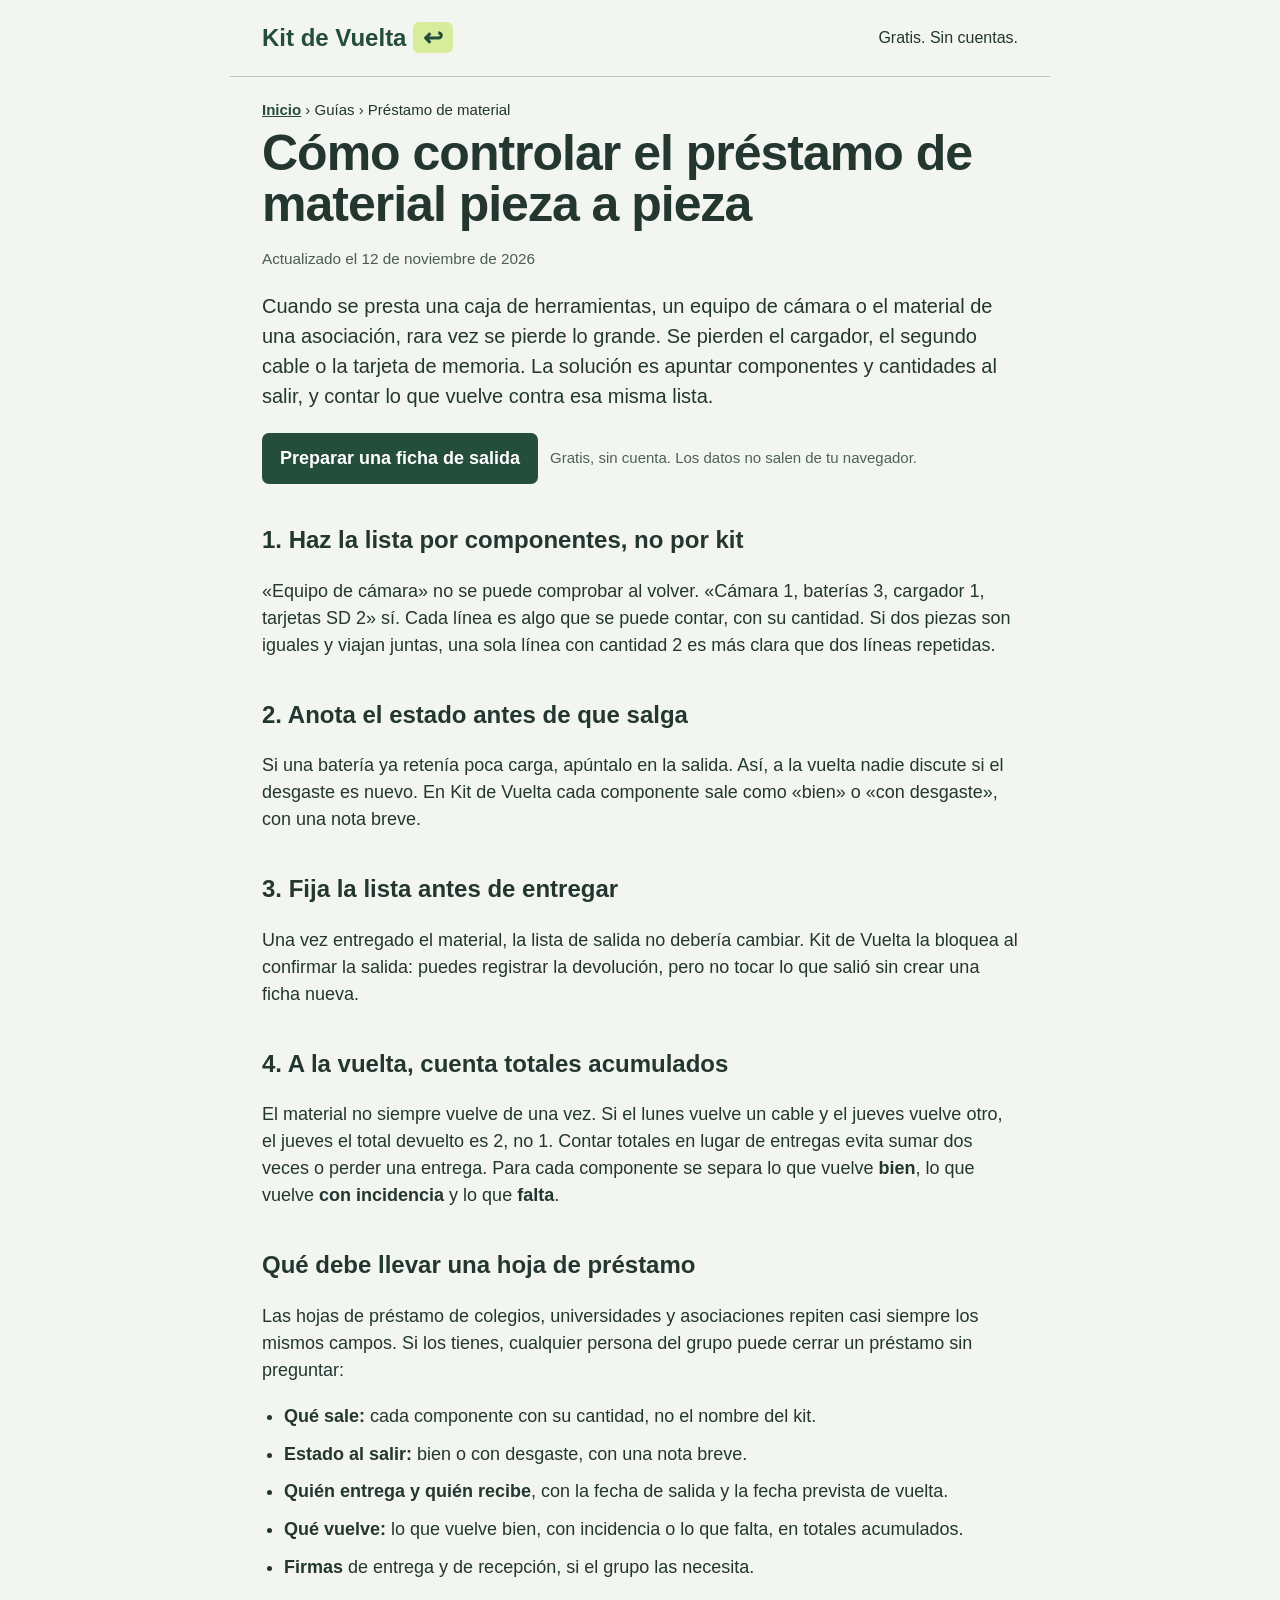
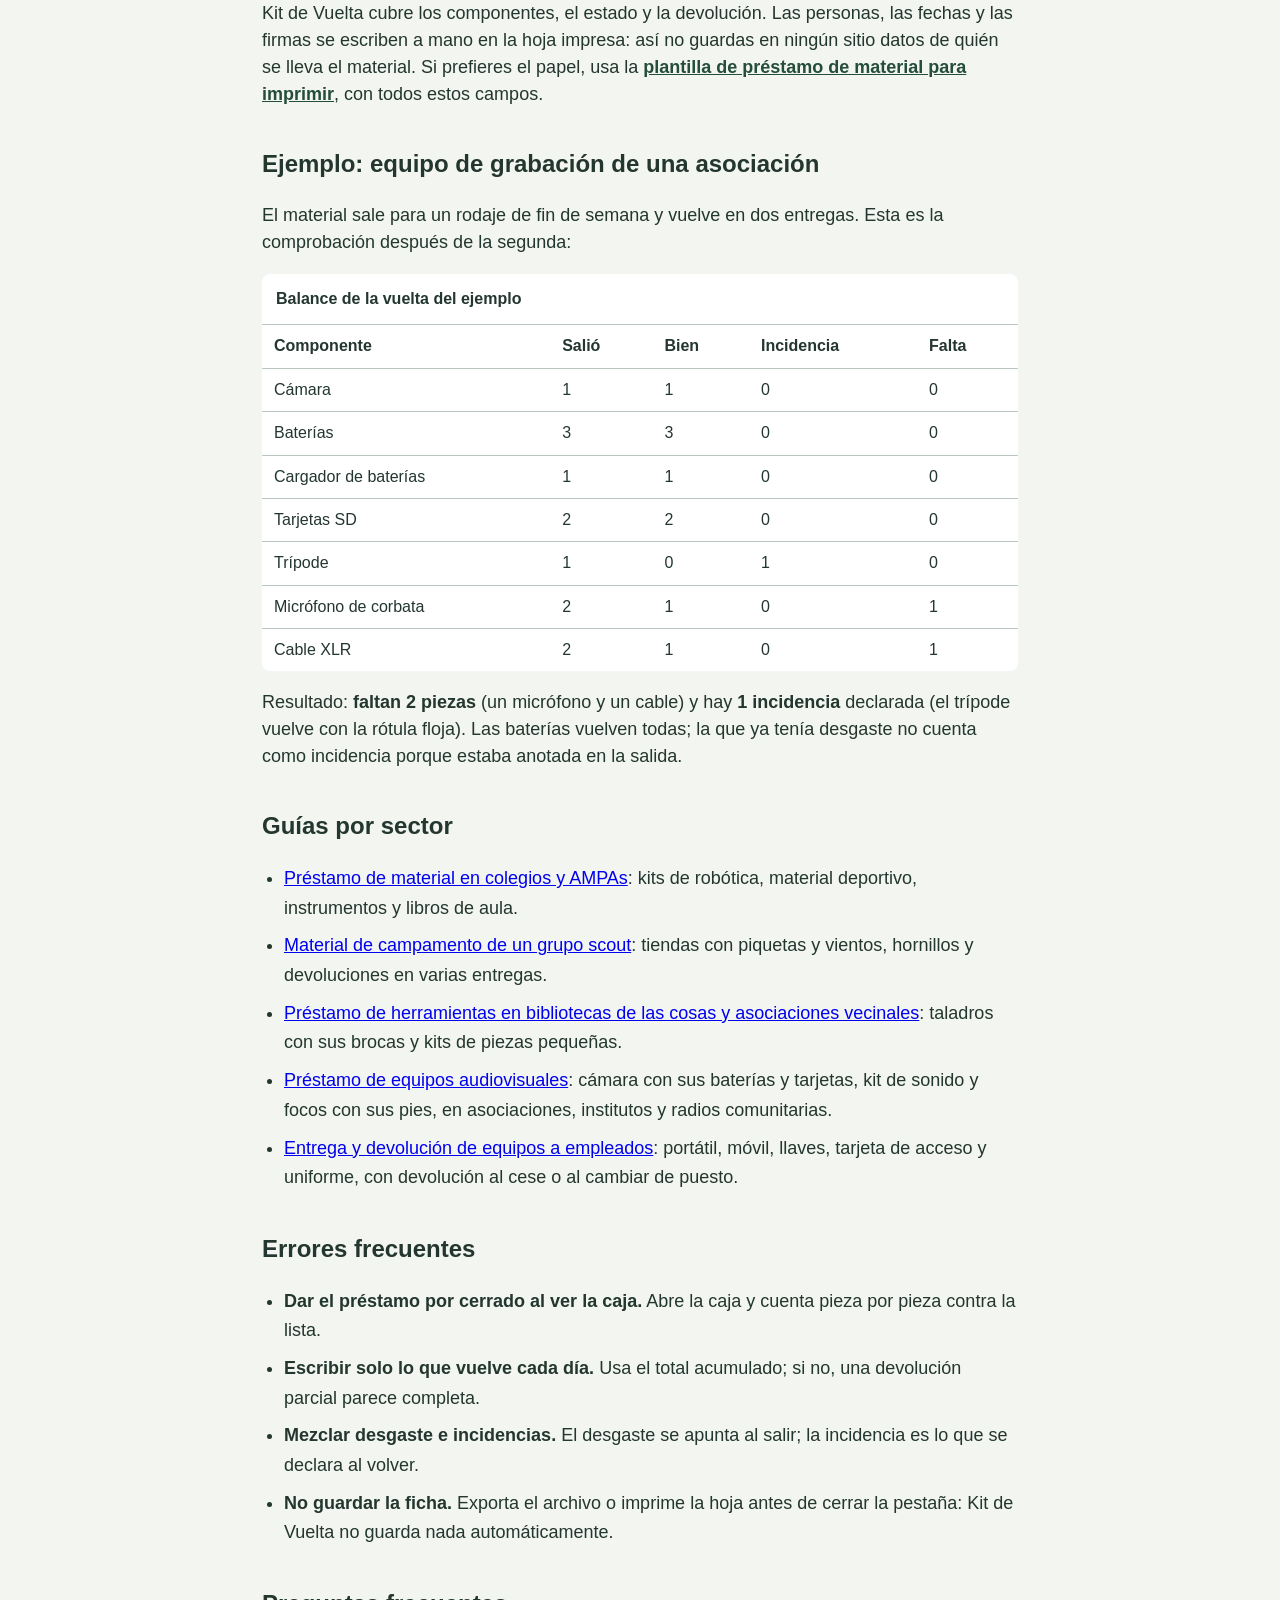
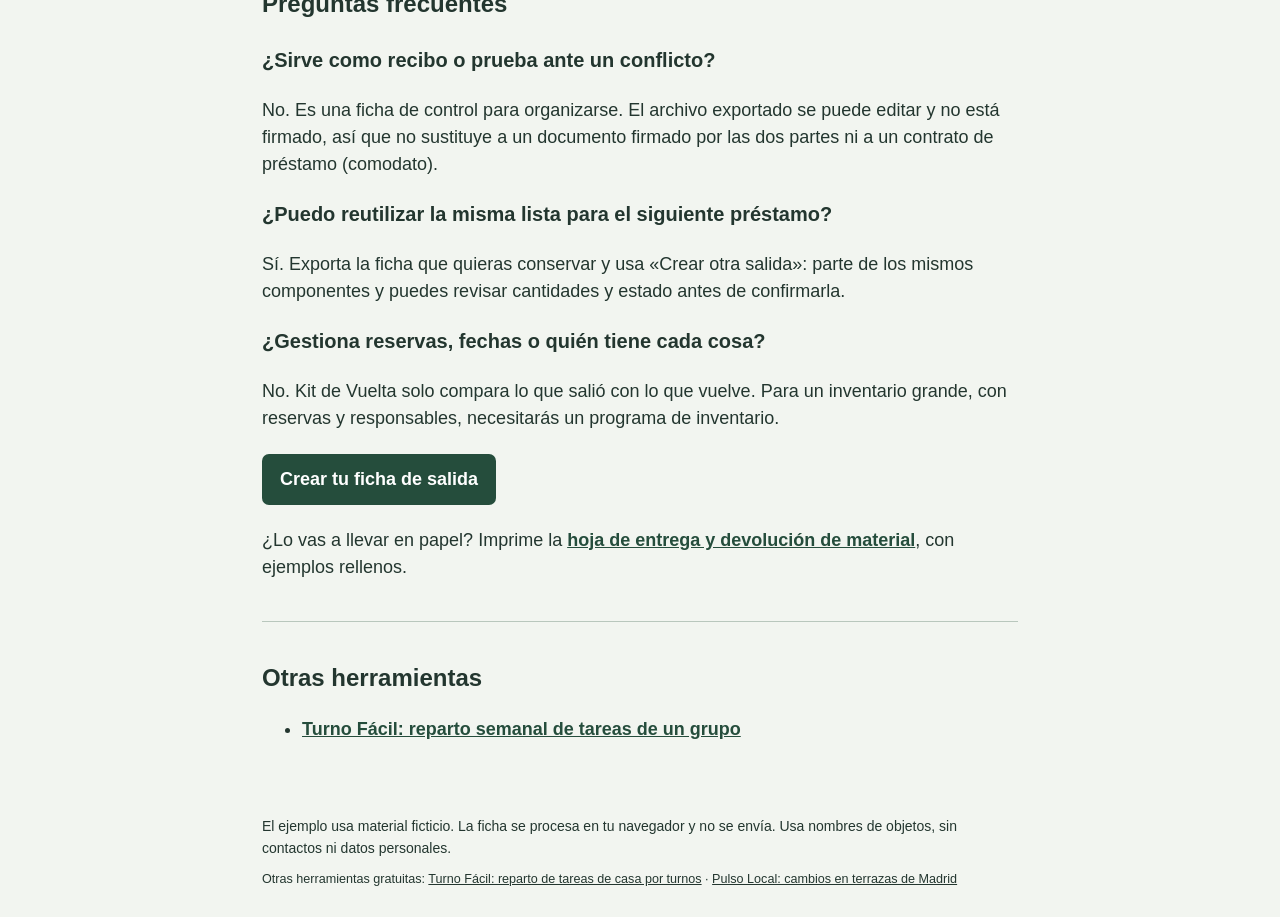
<file: control-prestamo-material.html>
<!doctype html>
<html lang="es"><head><meta charset="utf-8"><meta http-equiv="Content-Security-Policy" content="default-src &#x27;none&#x27;; script-src &#x27;self&#x27;; style-src &#x27;self&#x27;; img-src &#x27;self&#x27; data:; font-src &#x27;self&#x27;; connect-src &#x27;self&#x27;; manifest-src &#x27;self&#x27;; object-src &#x27;none&#x27;; base-uri &#x27;none&#x27;; form-action &#x27;none&#x27;; frame-src &#x27;none&#x27;; worker-src &#x27;none&#x27;"><meta name="referrer" content="no-referrer"><meta name="robots" content="index,follow"><link rel="canonical" href="https://paniset.github.io/kit-de-vuelta/control-prestamo-material"><meta property="og:type" content="website"><meta property="og:locale" content="es_ES"><meta name="twitter:card" content="summary_large_image"><meta property="og:title" content="Cómo controlar el préstamo de material: método, hoja y ejemplo | Kit de Vuelta"><meta name="twitter:title" content="Cómo controlar el préstamo de material: método, hoja y ejemplo | Kit de Vuelta"><meta property="og:description" content="Cómo llevar el control del préstamo de herramientas, equipos de cámara o material de una asociación: lista por piezas, estado inicial, devoluciones parciales y ejemplo."><meta name="twitter:description" content="Cómo llevar el control del préstamo de herramientas, equipos de cámara o material de una asociación: lista por piezas, estado inicial, devoluciones parciales y ejemplo."><meta property="og:url" content="https://paniset.github.io/kit-de-vuelta/control-prestamo-material"><meta property="og:image" content="https://paniset.github.io/kit-de-vuelta/og.png"><meta property="og:image:width" content="1200"><meta property="og:image:height" content="630"><meta name="twitter:image" content="https://paniset.github.io/kit-de-vuelta/og.png"><meta name="viewport" content="width=device-width,initial-scale=1"><title>Cómo controlar el préstamo de material: método, hoja y ejemplo | Kit de Vuelta</title><meta name="description" content="Cómo llevar el control del préstamo de herramientas, equipos de cámara o material de una asociación: lista por piezas, estado inicial, devoluciones parciales y ejemplo."><link rel="icon" href="data:,"><link rel="stylesheet" href="style.css">
<script type="application/ld+json">{"@context":"https://schema.org","@type":"Article","headline":"Cómo controlar el préstamo de material pieza a pieza","inLanguage":"es","datePublished":"2026-11-09","dateModified":"2026-11-12","author":{"@type":"Organization","name":"Kit de Vuelta","url":"https://paniset.github.io/kit-de-vuelta/"},"publisher":{"@type":"Organization","name":"Kit de Vuelta","url":"https://paniset.github.io/kit-de-vuelta/"},"mainEntityOfPage":"https://paniset.github.io/kit-de-vuelta/control-prestamo-material"}</script><script type="application/ld+json">{"@context":"https://schema.org","@type":"BreadcrumbList","itemListElement":[{"@type":"ListItem","position":1,"name":"Kit de Vuelta","item":"https://paniset.github.io/kit-de-vuelta/"},{"@type":"ListItem","position":2,"name":"Préstamo de material","item":"https://paniset.github.io/kit-de-vuelta/control-prestamo-material"}]}</script></head>
<body class="guia"><a class="skip-link" href="#contenido">Ir al contenido</a><header><a href="./">Kit de Vuelta <span aria-hidden="true">↩</span></a><span>Gratis. Sin cuentas.</span></header>
<main id="contenido">
<nav class="migas" aria-label="Ruta"><a href="./">Inicio</a> › Guías › Préstamo de material</nav>
<article>
<h1>Cómo controlar el préstamo de material pieza a pieza</h1><p class="fecha">Actualizado el <time datetime="2026-11-12">12 de noviembre de 2026</time></p>
<p class="entradilla">Cuando se presta una caja de herramientas, un equipo de cámara o el material de una asociación, rara vez se pierde lo grande. Se pierden el cargador, el segundo cable o la tarjeta de memoria. La solución es apuntar componentes y cantidades al salir, y contar lo que vuelve contra esa misma lista.</p>
<p class="cta"><a class="boton" href="./">Preparar una ficha de salida</a> <span>Gratis, sin cuenta. Los datos no salen de tu navegador.</span></p>

<h2>1. Haz la lista por componentes, no por kit</h2>
<p>«Equipo de cámara» no se puede comprobar al volver. «Cámara 1, baterías 3, cargador 1, tarjetas SD 2» sí. Cada línea es algo que se puede contar, con su cantidad. Si dos piezas son iguales y viajan juntas, una sola línea con cantidad 2 es más clara que dos líneas repetidas.</p>

<h2>2. Anota el estado antes de que salga</h2>
<p>Si una batería ya retenía poca carga, apúntalo en la salida. Así, a la vuelta nadie discute si el desgaste es nuevo. En Kit de Vuelta cada componente sale como «bien» o «con desgaste», con una nota breve.</p>

<h2>3. Fija la lista antes de entregar</h2>
<p>Una vez entregado el material, la lista de salida no debería cambiar. Kit de Vuelta la bloquea al confirmar la salida: puedes registrar la devolución, pero no tocar lo que salió sin crear una ficha nueva.</p>

<h2>4. A la vuelta, cuenta totales acumulados</h2>
<p>El material no siempre vuelve de una vez. Si el lunes vuelve un cable y el jueves vuelve otro, el jueves el total devuelto es 2, no 1. Contar totales en lugar de entregas evita sumar dos veces o perder una entrega. Para cada componente se separa lo que vuelve <strong>bien</strong>, lo que vuelve <strong>con incidencia</strong> y lo que <strong>falta</strong>.</p>

<h2>Qué debe llevar una hoja de préstamo</h2>
<p>Las hojas de préstamo de colegios, universidades y asociaciones repiten casi siempre los mismos campos. Si los tienes, cualquier persona del grupo puede cerrar un préstamo sin preguntar:</p>
<ul class="lista">
<li><strong>Qué sale:</strong> cada componente con su cantidad, no el nombre del kit.</li>
<li><strong>Estado al salir:</strong> bien o con desgaste, con una nota breve.</li>
<li><strong>Quién entrega y quién recibe</strong>, con la fecha de salida y la fecha prevista de vuelta.</li>
<li><strong>Qué vuelve:</strong> lo que vuelve bien, con incidencia o lo que falta, en totales acumulados.</li>
<li><strong>Firmas</strong> de entrega y de recepción, si el grupo las necesita.</li>
</ul>
<p>Kit de Vuelta cubre los componentes, el estado y la devolución. Las personas, las fechas y las firmas se escriben a mano en la hoja impresa: así no guardas en ningún sitio datos de quién se lleva el material. Si prefieres el papel, usa la <a href="plantilla-prestamo-material">plantilla de préstamo de material para imprimir</a>, con todos estos campos.</p>

<h2>Ejemplo: equipo de grabación de una asociación</h2>
<p>El material sale para un rodaje de fin de semana y vuelve en dos entregas. Esta es la comprobación después de la segunda:</p>
<div class="tabla-scroll" tabindex="0" role="region" aria-label="Balance de la vuelta del ejemplo"><table class="ficha-ejemplo">
<caption>Balance de la vuelta del ejemplo</caption>
<thead><tr><th scope="col">Componente</th><th scope="col">Salió</th><th scope="col">Bien</th><th scope="col">Incidencia</th><th scope="col">Falta</th></tr></thead>
<tbody>
<tr><td>Cámara</td><td>1</td><td>1</td><td>0</td><td>0</td></tr>
<tr><td>Baterías</td><td>3</td><td>3</td><td>0</td><td>0</td></tr>
<tr><td>Cargador de baterías</td><td>1</td><td>1</td><td>0</td><td>0</td></tr>
<tr><td>Tarjetas SD</td><td>2</td><td>2</td><td>0</td><td>0</td></tr>
<tr><td>Trípode</td><td>1</td><td>0</td><td>1</td><td>0</td></tr>
<tr><td>Micrófono de corbata</td><td>2</td><td>1</td><td>0</td><td>1</td></tr>
<tr><td>Cable XLR</td><td>2</td><td>1</td><td>0</td><td>1</td></tr>
</tbody></table></div>
<p>Resultado: <strong>faltan 2 piezas</strong> (un micrófono y un cable) y hay <strong>1 incidencia</strong> declarada (el trípode vuelve con la rótula floja). Las baterías vuelven todas; la que ya tenía desgaste no cuenta como incidencia porque estaba anotada en la salida.</p>

<h2>Guías por sector</h2>
<ul class="lista">
<li><a href="material-prestamo-colegio-ampa">Préstamo de material en colegios y AMPAs</a>: kits de robótica, material deportivo, instrumentos y libros de aula.</li>
<li><a href="control-material-grupo-scout">Material de campamento de un grupo scout</a>: tiendas con piquetas y vientos, hornillos y devoluciones en varias entregas.</li>
<li><a href="prestamo-herramientas-biblioteca-de-las-cosas">Préstamo de herramientas en bibliotecas de las cosas y asociaciones vecinales</a>: taladros con sus brocas y kits de piezas pequeñas.</li>
<li><a href="prestamo-equipos-audiovisuales">Préstamo de equipos audiovisuales</a>: cámara con sus baterías y tarjetas, kit de sonido y focos con sus pies, en asociaciones, institutos y radios comunitarias.</li>
<li><a href="acta-entrega-devolucion-equipos-empleados">Entrega y devolución de equipos a empleados</a>: portátil, móvil, llaves, tarjeta de acceso y uniforme, con devolución al cese o al cambiar de puesto.</li>
</ul>

<h2>Errores frecuentes</h2>
<ul class="lista">
<li><strong>Dar el préstamo por cerrado al ver la caja.</strong> Abre la caja y cuenta pieza por pieza contra la lista.</li>
<li><strong>Escribir solo lo que vuelve cada día.</strong> Usa el total acumulado; si no, una devolución parcial parece completa.</li>
<li><strong>Mezclar desgaste e incidencias.</strong> El desgaste se apunta al salir; la incidencia es lo que se declara al volver.</li>
<li><strong>No guardar la ficha.</strong> Exporta el archivo o imprime la hoja antes de cerrar la pestaña: Kit de Vuelta no guarda nada automáticamente.</li>
</ul>

<h2>Preguntas frecuentes</h2>
<h3>¿Sirve como recibo o prueba ante un conflicto?</h3>
<p>No. Es una ficha de control para organizarse. El archivo exportado se puede editar y no está firmado, así que no sustituye a un documento firmado por las dos partes ni a un contrato de préstamo (comodato).</p>
<h3>¿Puedo reutilizar la misma lista para el siguiente préstamo?</h3>
<p>Sí. Exporta la ficha que quieras conservar y usa «Crear otra salida»: parte de los mismos componentes y puedes revisar cantidades y estado antes de confirmarla.</p>
<h3>¿Gestiona reservas, fechas o quién tiene cada cosa?</h3>
<p>No. Kit de Vuelta solo compara lo que salió con lo que vuelve. Para un inventario grande, con reservas y responsables, necesitarás un programa de inventario.</p>

<p class="cta"><a class="boton" href="./">Crear tu ficha de salida</a></p>
<p>¿Lo vas a llevar en papel? Imprime la <a href="plantilla-prestamo-material">hoja de entrega y devolución de material</a>, con ejemplos rellenos.</p>
<aside class="relacionadas" aria-labelledby="mas-herramientas"><h2 id="mas-herramientas">Otras herramientas</h2><ul><li><a href="https://paniset.github.io/turno-facil/">Turno Fácil: reparto semanal de tareas de un grupo</a></li></ul></aside>
</article>
</main>
<footer>El ejemplo usa material ficticio. La ficha se procesa en tu navegador y no se envía. Usa nombres de objetos, sin contactos ni datos personales.<nav class="otras" aria-label="Otras herramientas gratuitas">Otras herramientas gratuitas: <a href="https://paniset.github.io/turno-facil/">Turno Fácil: reparto de tareas de casa por turnos</a> · <a href="https://paniset.github.io/pulso-local-madrid/">Pulso Local: cambios en terrazas de Madrid</a></nav></footer>
</body></html>
</file>
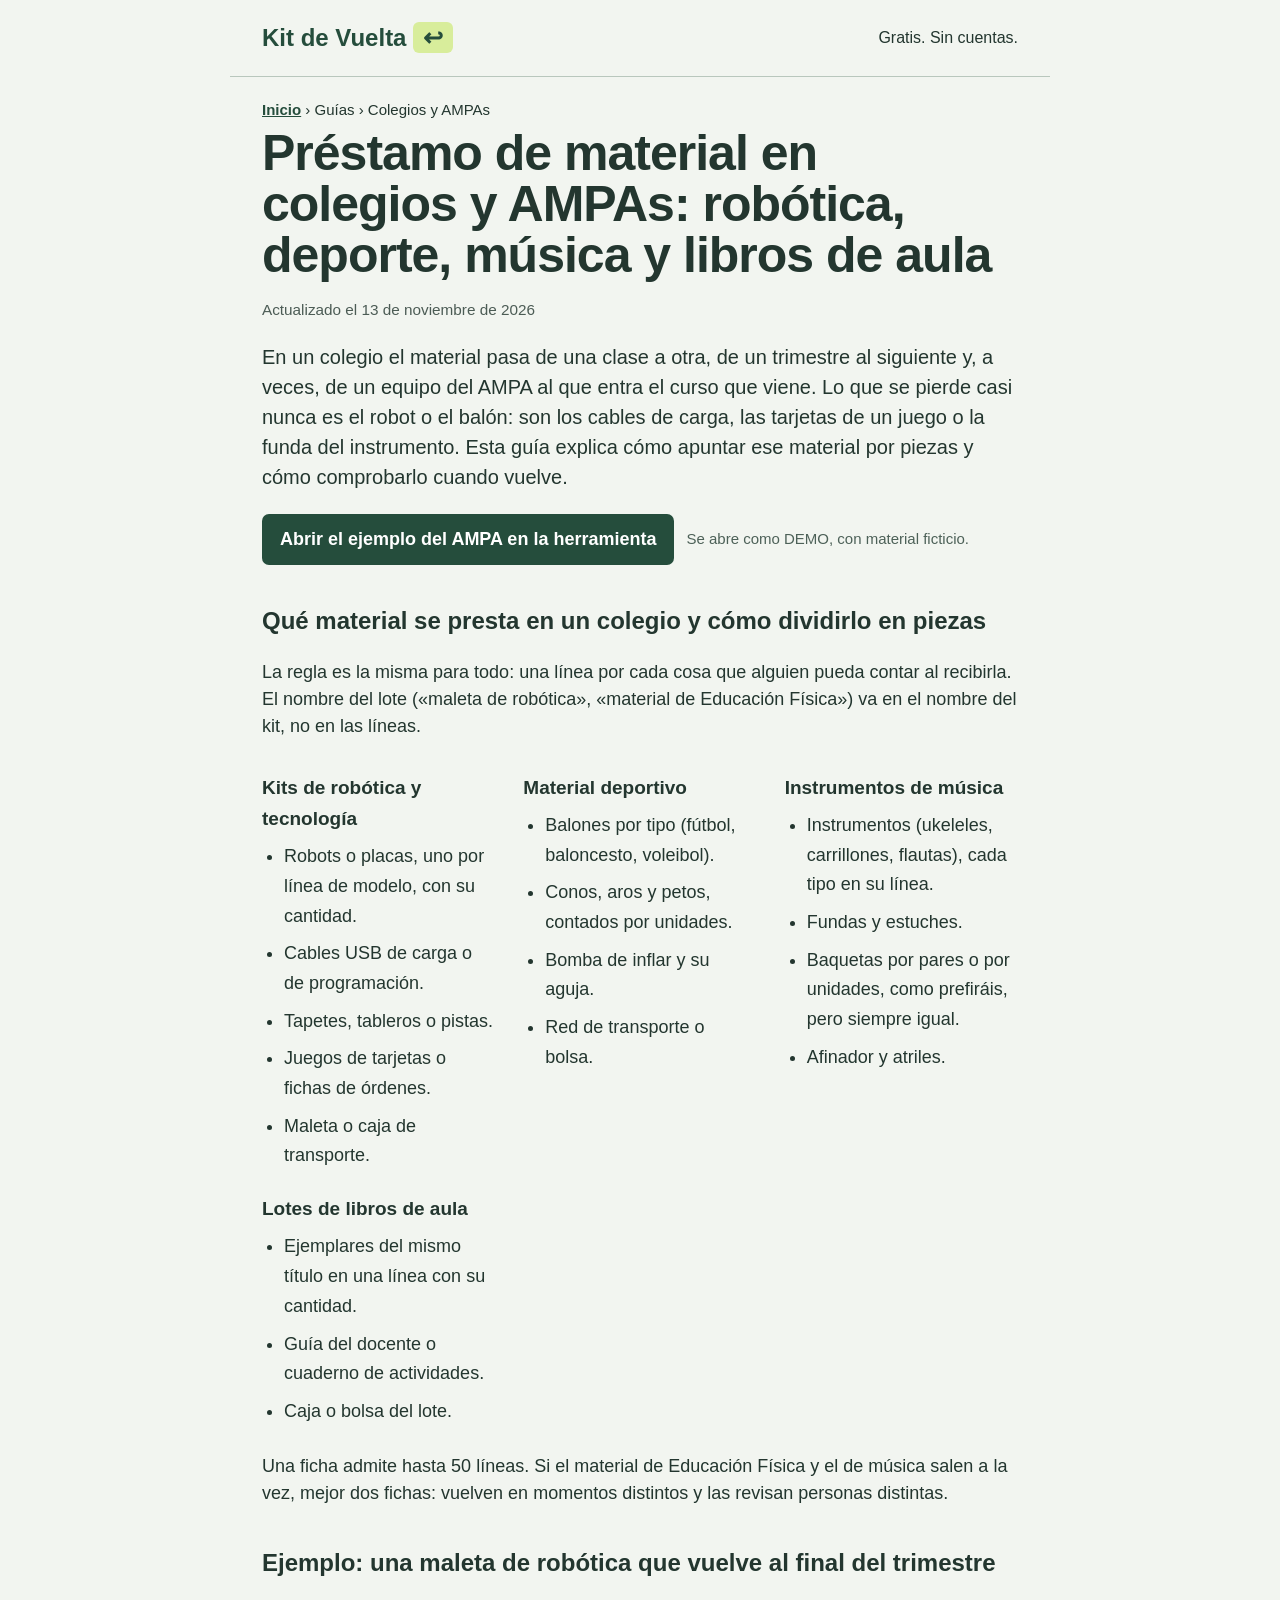
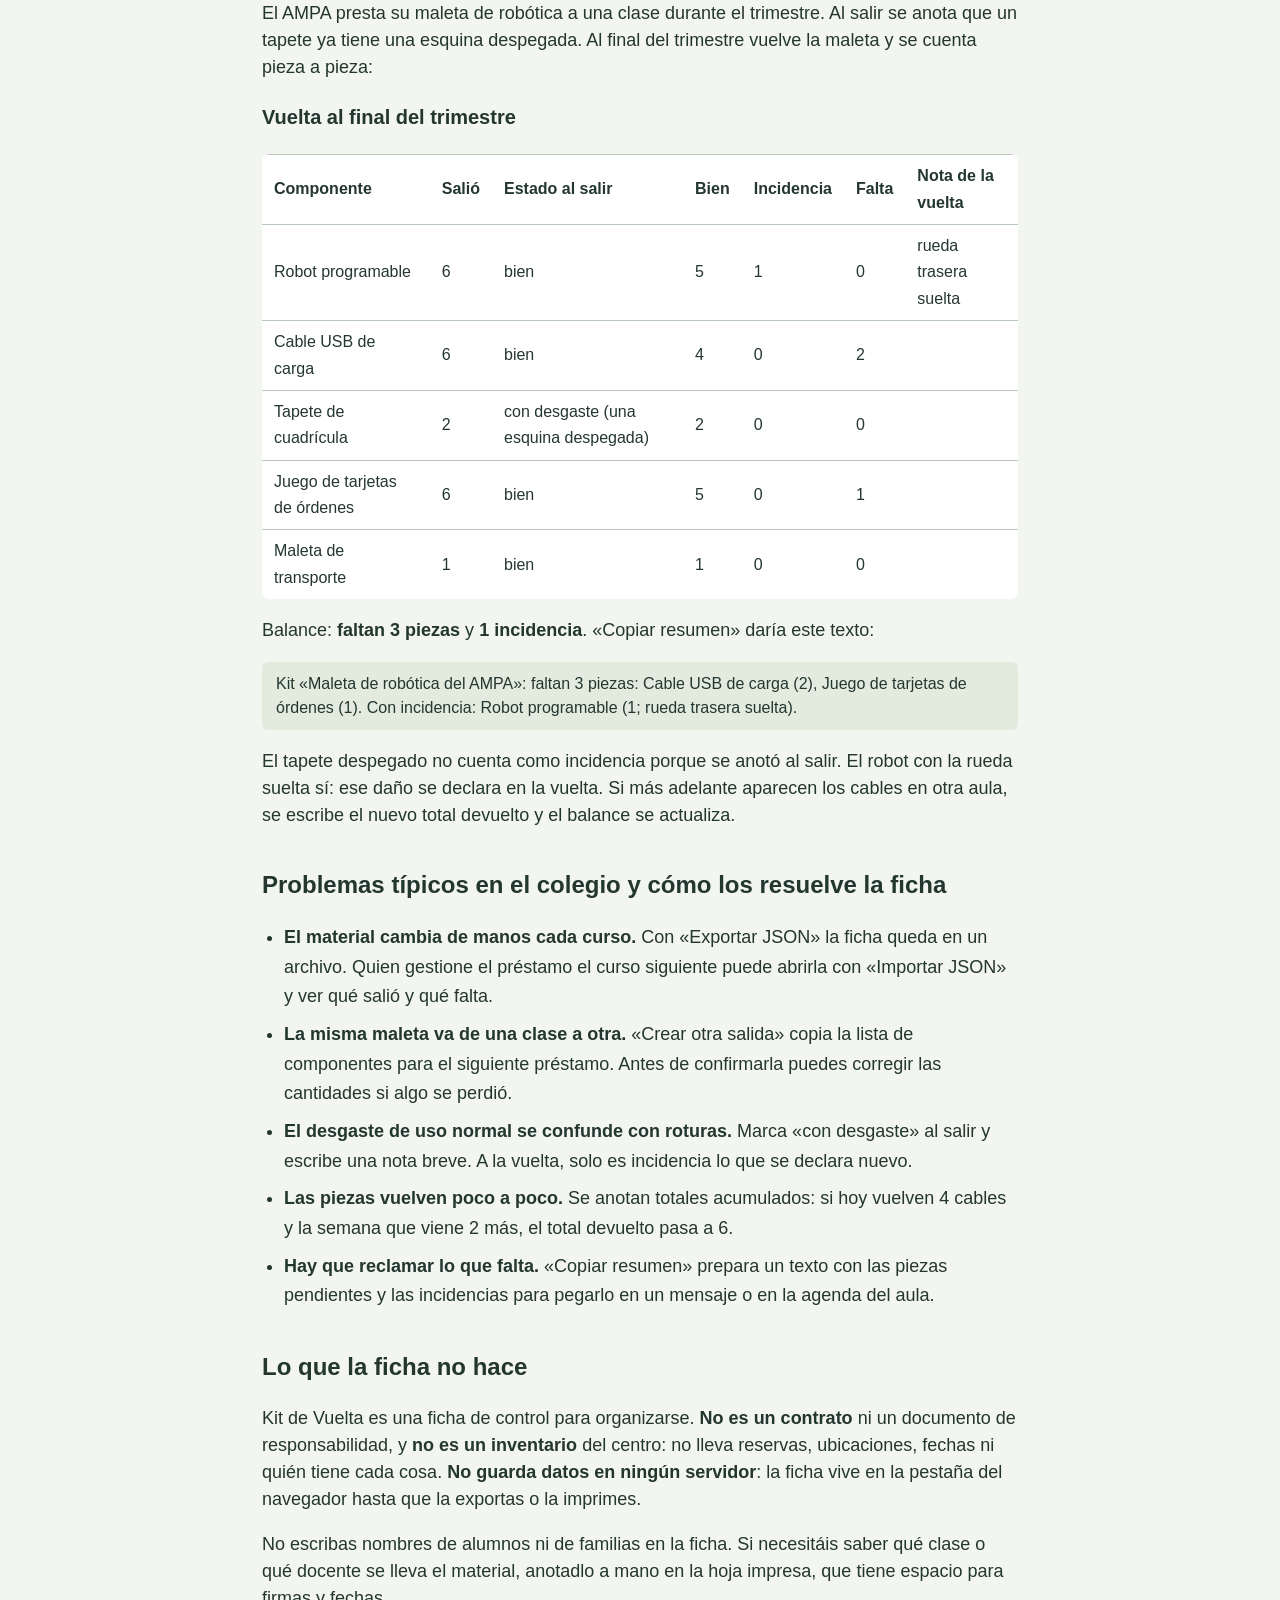
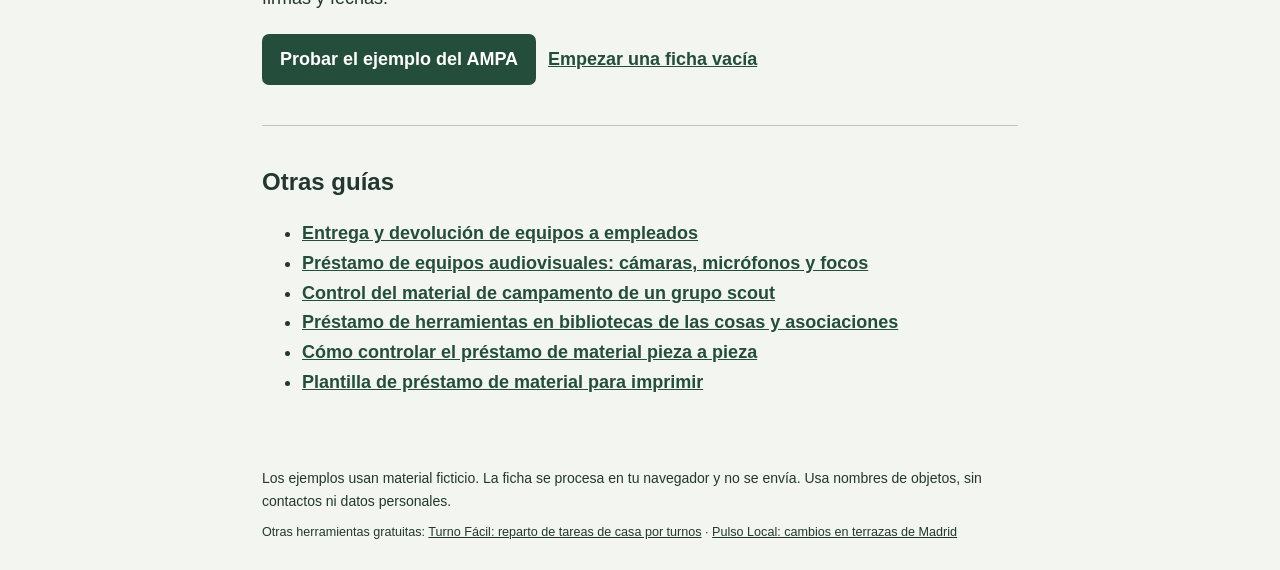
<file: material-prestamo-colegio-ampa.html>
<!doctype html>
<html lang="es"><head><meta charset="utf-8"><meta http-equiv="Content-Security-Policy" content="default-src &#x27;none&#x27;; script-src &#x27;self&#x27;; style-src &#x27;self&#x27;; img-src &#x27;self&#x27; data:; font-src &#x27;self&#x27;; connect-src &#x27;self&#x27;; manifest-src &#x27;self&#x27;; object-src &#x27;none&#x27;; base-uri &#x27;none&#x27;; form-action &#x27;none&#x27;; frame-src &#x27;none&#x27;; worker-src &#x27;none&#x27;"><meta name="referrer" content="no-referrer"><meta name="robots" content="index,follow"><link rel="canonical" href="https://paniset.github.io/kit-de-vuelta/material-prestamo-colegio-ampa"><meta property="og:type" content="website"><meta property="og:locale" content="es_ES"><meta name="twitter:card" content="summary_large_image"><meta property="og:title" content="Préstamo de material en colegios y AMPAs: control por piezas | Kit de Vuelta"><meta name="twitter:title" content="Préstamo de material en colegios y AMPAs: control por piezas | Kit de Vuelta"><meta property="og:description" content="Cómo prestar kits de robótica, material deportivo, instrumentos y libros de aula de un colegio o AMPA pieza a pieza y comprobar lo que vuelve. Con ficha gratis."><meta name="twitter:description" content="Cómo prestar kits de robótica, material deportivo, instrumentos y libros de aula de un colegio o AMPA pieza a pieza y comprobar lo que vuelve. Con ficha gratis."><meta property="og:url" content="https://paniset.github.io/kit-de-vuelta/material-prestamo-colegio-ampa"><meta property="og:image" content="https://paniset.github.io/kit-de-vuelta/og.png"><meta property="og:image:width" content="1200"><meta property="og:image:height" content="630"><meta name="twitter:image" content="https://paniset.github.io/kit-de-vuelta/og.png"><meta name="viewport" content="width=device-width,initial-scale=1"><title>Préstamo de material en colegios y AMPAs: control por piezas | Kit de Vuelta</title><meta name="description" content="Cómo prestar kits de robótica, material deportivo, instrumentos y libros de aula de un colegio o AMPA pieza a pieza y comprobar lo que vuelve. Con ficha gratis."><link rel="icon" href="data:,"><link rel="stylesheet" href="style.css">
<script type="application/ld+json">{"@context":"https://schema.org","@type":"Article","headline":"Préstamo de material en colegios y AMPAs: robótica, deporte, música y libros de aula","inLanguage":"es","datePublished":"2026-11-13","dateModified":"2026-11-13","author":{"@type":"Organization","name":"Kit de Vuelta","url":"https://paniset.github.io/kit-de-vuelta/"},"publisher":{"@type":"Organization","name":"Kit de Vuelta","url":"https://paniset.github.io/kit-de-vuelta/"},"mainEntityOfPage":"https://paniset.github.io/kit-de-vuelta/material-prestamo-colegio-ampa"}</script><script type="application/ld+json">{"@context":"https://schema.org","@type":"BreadcrumbList","itemListElement":[{"@type":"ListItem","position":1,"name":"Kit de Vuelta","item":"https://paniset.github.io/kit-de-vuelta/"},{"@type":"ListItem","position":2,"name":"Préstamo de material en colegios y AMPAs","item":"https://paniset.github.io/kit-de-vuelta/material-prestamo-colegio-ampa"}]}</script></head>
<body class="guia"><a class="skip-link" href="#contenido">Ir al contenido</a><header><a href="./">Kit de Vuelta <span aria-hidden="true">↩</span></a><span>Gratis. Sin cuentas.</span></header>
<main id="contenido">
<nav class="migas" aria-label="Ruta"><a href="./">Inicio</a> › Guías › Colegios y AMPAs</nav>
<article>
<h1>Préstamo de material en colegios y AMPAs: robótica, deporte, música y libros de aula</h1><p class="fecha">Actualizado el <time datetime="2026-11-13">13 de noviembre de 2026</time></p>
<p class="entradilla">En un colegio el material pasa de una clase a otra, de un trimestre al siguiente y, a veces, de un equipo del AMPA al que entra el curso que viene. Lo que se pierde casi nunca es el robot o el balón: son los cables de carga, las tarjetas de un juego o la funda del instrumento. Esta guía explica cómo apuntar ese material por piezas y cómo comprobarlo cuando vuelve.</p>
<p class="cta"><a class="boton" href="./?ejemplo=colegio">Abrir el ejemplo del AMPA en la herramienta</a> <span>Se abre como DEMO, con material ficticio.</span></p>

<h2>Qué material se presta en un colegio y cómo dividirlo en piezas</h2>
<p>La regla es la misma para todo: una línea por cada cosa que alguien pueda contar al recibirla. El nombre del lote («maleta de robótica», «material de Educación Física») va en el nombre del kit, no en las líneas.</p>
<div class="sector-grupos">
<section aria-labelledby="col-robotica"><h3 id="col-robotica">Kits de robótica y tecnología</h3><ul class="lista"><li>Robots o placas, uno por línea de modelo, con su cantidad.</li><li>Cables USB de carga o de programación.</li><li>Tapetes, tableros o pistas.</li><li>Juegos de tarjetas o fichas de órdenes.</li><li>Maleta o caja de transporte.</li></ul></section>
<section aria-labelledby="col-deporte"><h3 id="col-deporte">Material deportivo</h3><ul class="lista"><li>Balones por tipo (fútbol, baloncesto, voleibol).</li><li>Conos, aros y petos, contados por unidades.</li><li>Bomba de inflar y su aguja.</li><li>Red de transporte o bolsa.</li></ul></section>
<section aria-labelledby="col-musica"><h3 id="col-musica">Instrumentos de música</h3><ul class="lista"><li>Instrumentos (ukeleles, carrillones, flautas), cada tipo en su línea.</li><li>Fundas y estuches.</li><li>Baquetas por pares o por unidades, como prefiráis, pero siempre igual.</li><li>Afinador y atriles.</li></ul></section>
<section aria-labelledby="col-libros"><h3 id="col-libros">Lotes de libros de aula</h3><ul class="lista"><li>Ejemplares del mismo título en una línea con su cantidad.</li><li>Guía del docente o cuaderno de actividades.</li><li>Caja o bolsa del lote.</li></ul></section>
</div>
<p>Una ficha admite hasta 50 líneas. Si el material de Educación Física y el de música salen a la vez, mejor dos fichas: vuelven en momentos distintos y las revisan personas distintas.</p>

<h2>Ejemplo: una maleta de robótica que vuelve al final del trimestre</h2>
<p>El AMPA presta su maleta de robótica a una clase durante el trimestre. Al salir se anota que un tapete ya tiene una esquina despegada. Al final del trimestre vuelve la maleta y se cuenta pieza a pieza:</p>
<section class="ejemplo-sector" data-ejemplo="colegio">
<h3>Vuelta al final del trimestre</h3>
<div class="tabla-scroll" tabindex="0" role="region" aria-label="Vuelta al final del trimestre"><table class="ficha-ejemplo" data-ejemplo="colegio" data-entrega="1">
<caption class="sr-only">Vuelta al final del trimestre</caption>
<thead><tr><th scope="col">Componente</th><th scope="col">Salió</th><th scope="col">Estado al salir</th><th scope="col">Bien</th><th scope="col">Incidencia</th><th scope="col">Falta</th><th scope="col">Nota de la vuelta</th></tr></thead>
<tbody>
<tr><td>Robot programable</td><td>6</td><td>bien</td><td>5</td><td>1</td><td>0</td><td>rueda trasera suelta</td></tr>
<tr><td>Cable USB de carga</td><td>6</td><td>bien</td><td>4</td><td>0</td><td>2</td><td></td></tr>
<tr><td>Tapete de cuadrícula</td><td>2</td><td>con desgaste (una esquina despegada)</td><td>2</td><td>0</td><td>0</td><td></td></tr>
<tr><td>Juego de tarjetas de órdenes</td><td>6</td><td>bien</td><td>5</td><td>0</td><td>1</td><td></td></tr>
<tr><td>Maleta de transporte</td><td>1</td><td>bien</td><td>1</td><td>0</td><td>0</td><td></td></tr>
</tbody></table></div>
<p class="balance">Balance: <strong>faltan 3 piezas</strong> y <strong>1 incidencia</strong>. «Copiar resumen» daría este texto:</p>
<p class="resumen-copia">Kit «Maleta de robótica del AMPA»: faltan 3 piezas: Cable USB de carga (2), Juego de tarjetas de órdenes (1). Con incidencia: Robot programable (1; rueda trasera suelta).</p>
</section>
<p>El tapete despegado no cuenta como incidencia porque se anotó al salir. El robot con la rueda suelta sí: ese daño se declara en la vuelta. Si más adelante aparecen los cables en otra aula, se escribe el nuevo total devuelto y el balance se actualiza.</p>

<h2>Problemas típicos en el colegio y cómo los resuelve la ficha</h2>
<ul class="lista">
<li><strong>El material cambia de manos cada curso.</strong> Con «Exportar JSON» la ficha queda en un archivo. Quien gestione el préstamo el curso siguiente puede abrirla con «Importar JSON» y ver qué salió y qué falta.</li>
<li><strong>La misma maleta va de una clase a otra.</strong> «Crear otra salida» copia la lista de componentes para el siguiente préstamo. Antes de confirmarla puedes corregir las cantidades si algo se perdió.</li>
<li><strong>El desgaste de uso normal se confunde con roturas.</strong> Marca «con desgaste» al salir y escribe una nota breve. A la vuelta, solo es incidencia lo que se declara nuevo.</li>
<li><strong>Las piezas vuelven poco a poco.</strong> Se anotan totales acumulados: si hoy vuelven 4 cables y la semana que viene 2 más, el total devuelto pasa a 6.</li>
<li><strong>Hay que reclamar lo que falta.</strong> «Copiar resumen» prepara un texto con las piezas pendientes y las incidencias para pegarlo en un mensaje o en la agenda del aula.</li>
</ul>

<h2>Lo que la ficha no hace</h2>
<p>Kit de Vuelta es una ficha de control para organizarse. <strong>No es un contrato</strong> ni un documento de responsabilidad, y <strong>no es un inventario</strong> del centro: no lleva reservas, ubicaciones, fechas ni quién tiene cada cosa. <strong>No guarda datos en ningún servidor</strong>: la ficha vive en la pestaña del navegador hasta que la exportas o la imprimes.</p>
<p>No escribas nombres de alumnos ni de familias en la ficha. Si necesitáis saber qué clase o qué docente se lleva el material, anotadlo a mano en la hoja impresa, que tiene espacio para firmas y fechas.</p>

<p class="cta"><a class="boton" href="./?ejemplo=colegio">Probar el ejemplo del AMPA</a> <a href="./">Empezar una ficha vacía</a></p>
<aside class="relacionadas" aria-labelledby="otras-guias"><h2 id="otras-guias">Otras guías</h2><ul><li><a href="acta-entrega-devolucion-equipos-empleados">Entrega y devolución de equipos a empleados</a></li><li><a href="prestamo-equipos-audiovisuales">Préstamo de equipos audiovisuales: cámaras, micrófonos y focos</a></li><li><a href="control-material-grupo-scout">Control del material de campamento de un grupo scout</a></li><li><a href="prestamo-herramientas-biblioteca-de-las-cosas">Préstamo de herramientas en bibliotecas de las cosas y asociaciones</a></li><li><a href="control-prestamo-material">Cómo controlar el préstamo de material pieza a pieza</a></li><li><a href="plantilla-prestamo-material">Plantilla de préstamo de material para imprimir</a></li></ul></aside>
</article>
</main>
<footer>Los ejemplos usan material ficticio. La ficha se procesa en tu navegador y no se envía. Usa nombres de objetos, sin contactos ni datos personales.<nav class="otras" aria-label="Otras herramientas gratuitas">Otras herramientas gratuitas: <a href="https://paniset.github.io/turno-facil/">Turno Fácil: reparto de tareas de casa por turnos</a> · <a href="https://paniset.github.io/pulso-local-madrid/">Pulso Local: cambios en terrazas de Madrid</a></nav></footer>
</body></html>
</file>
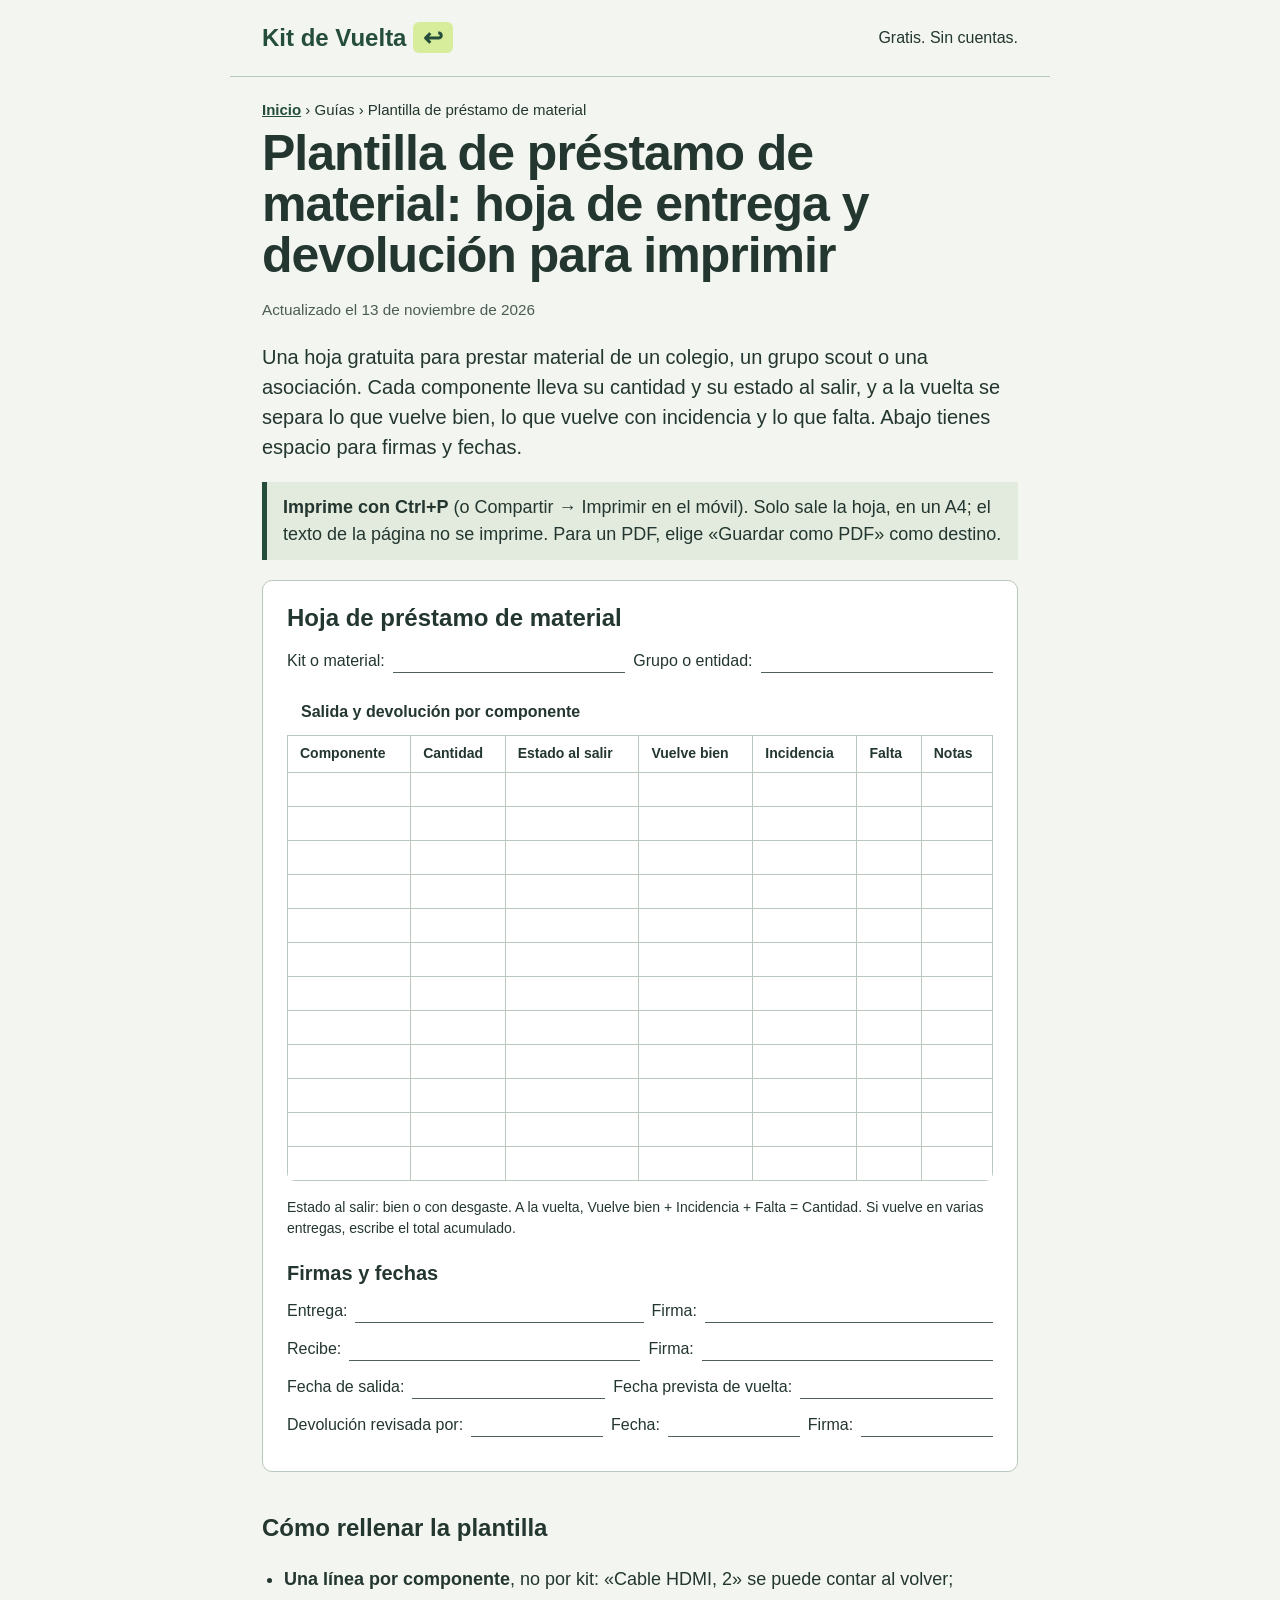
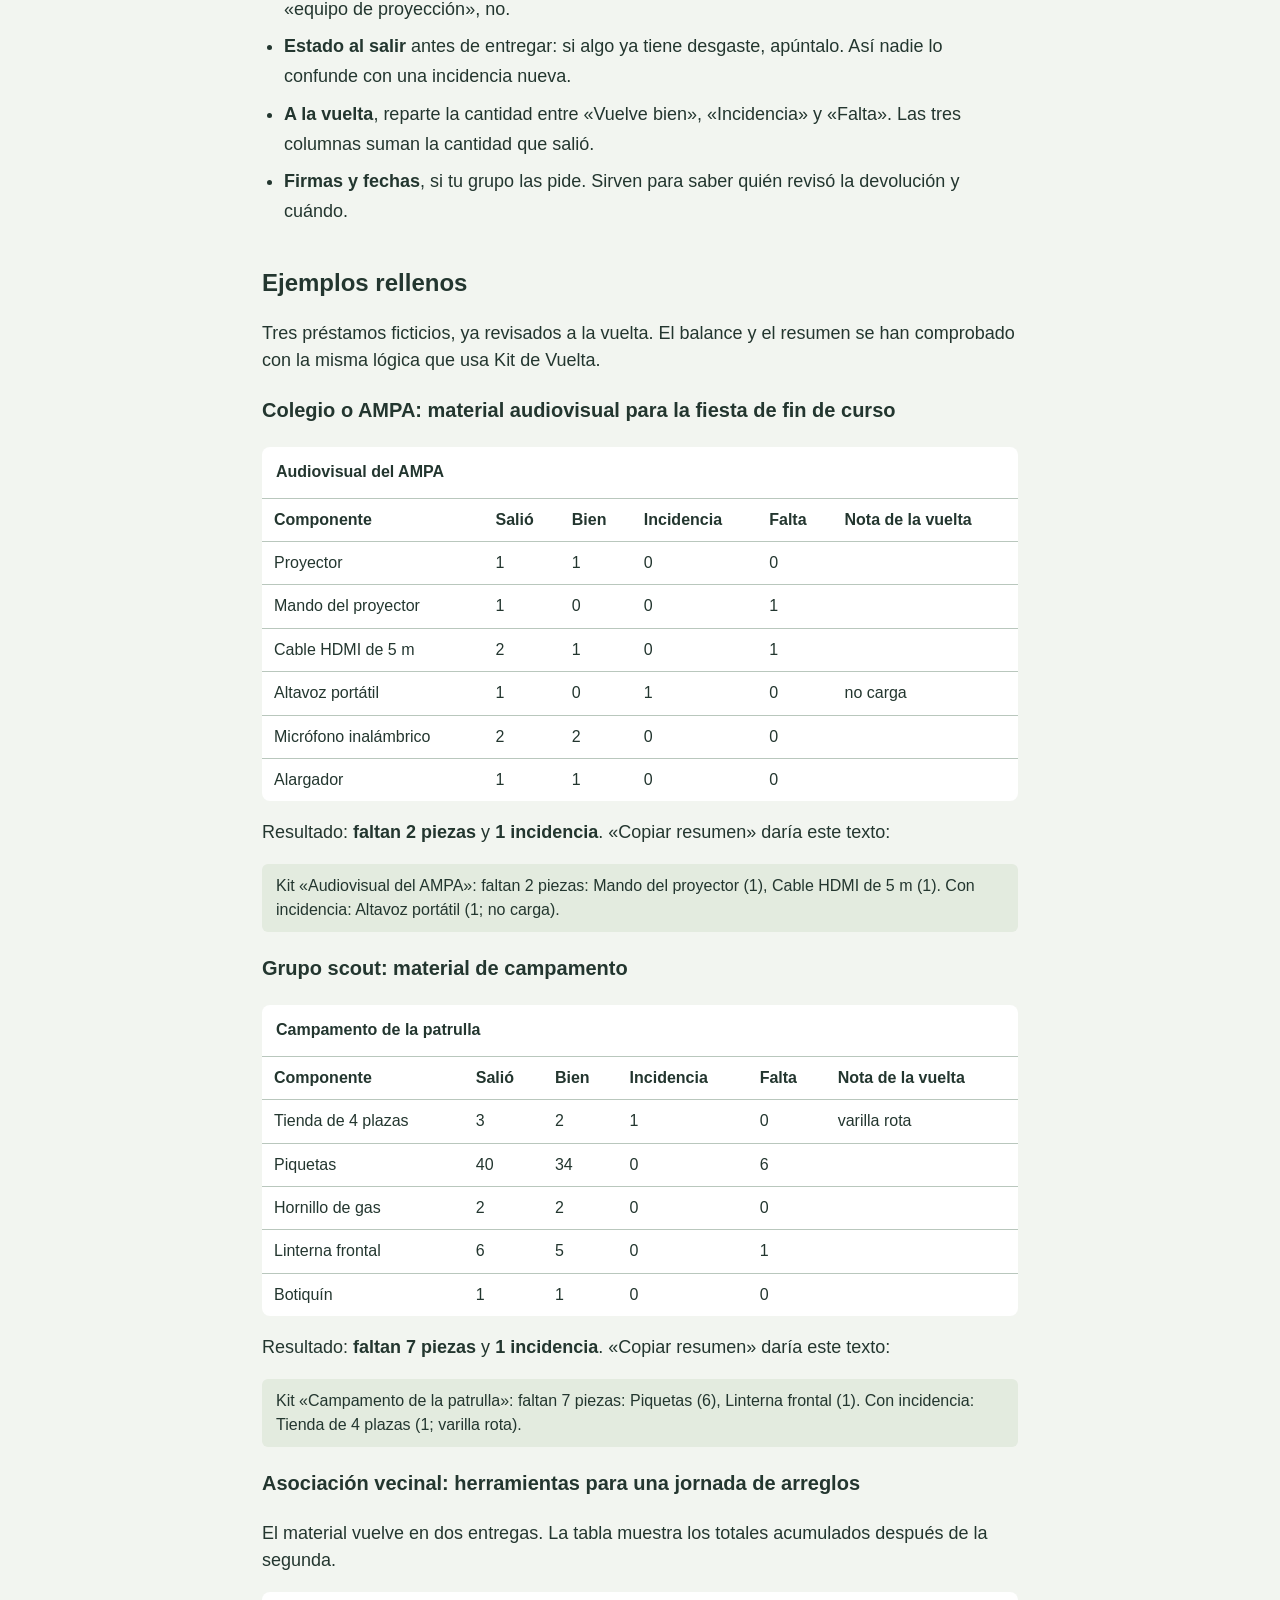
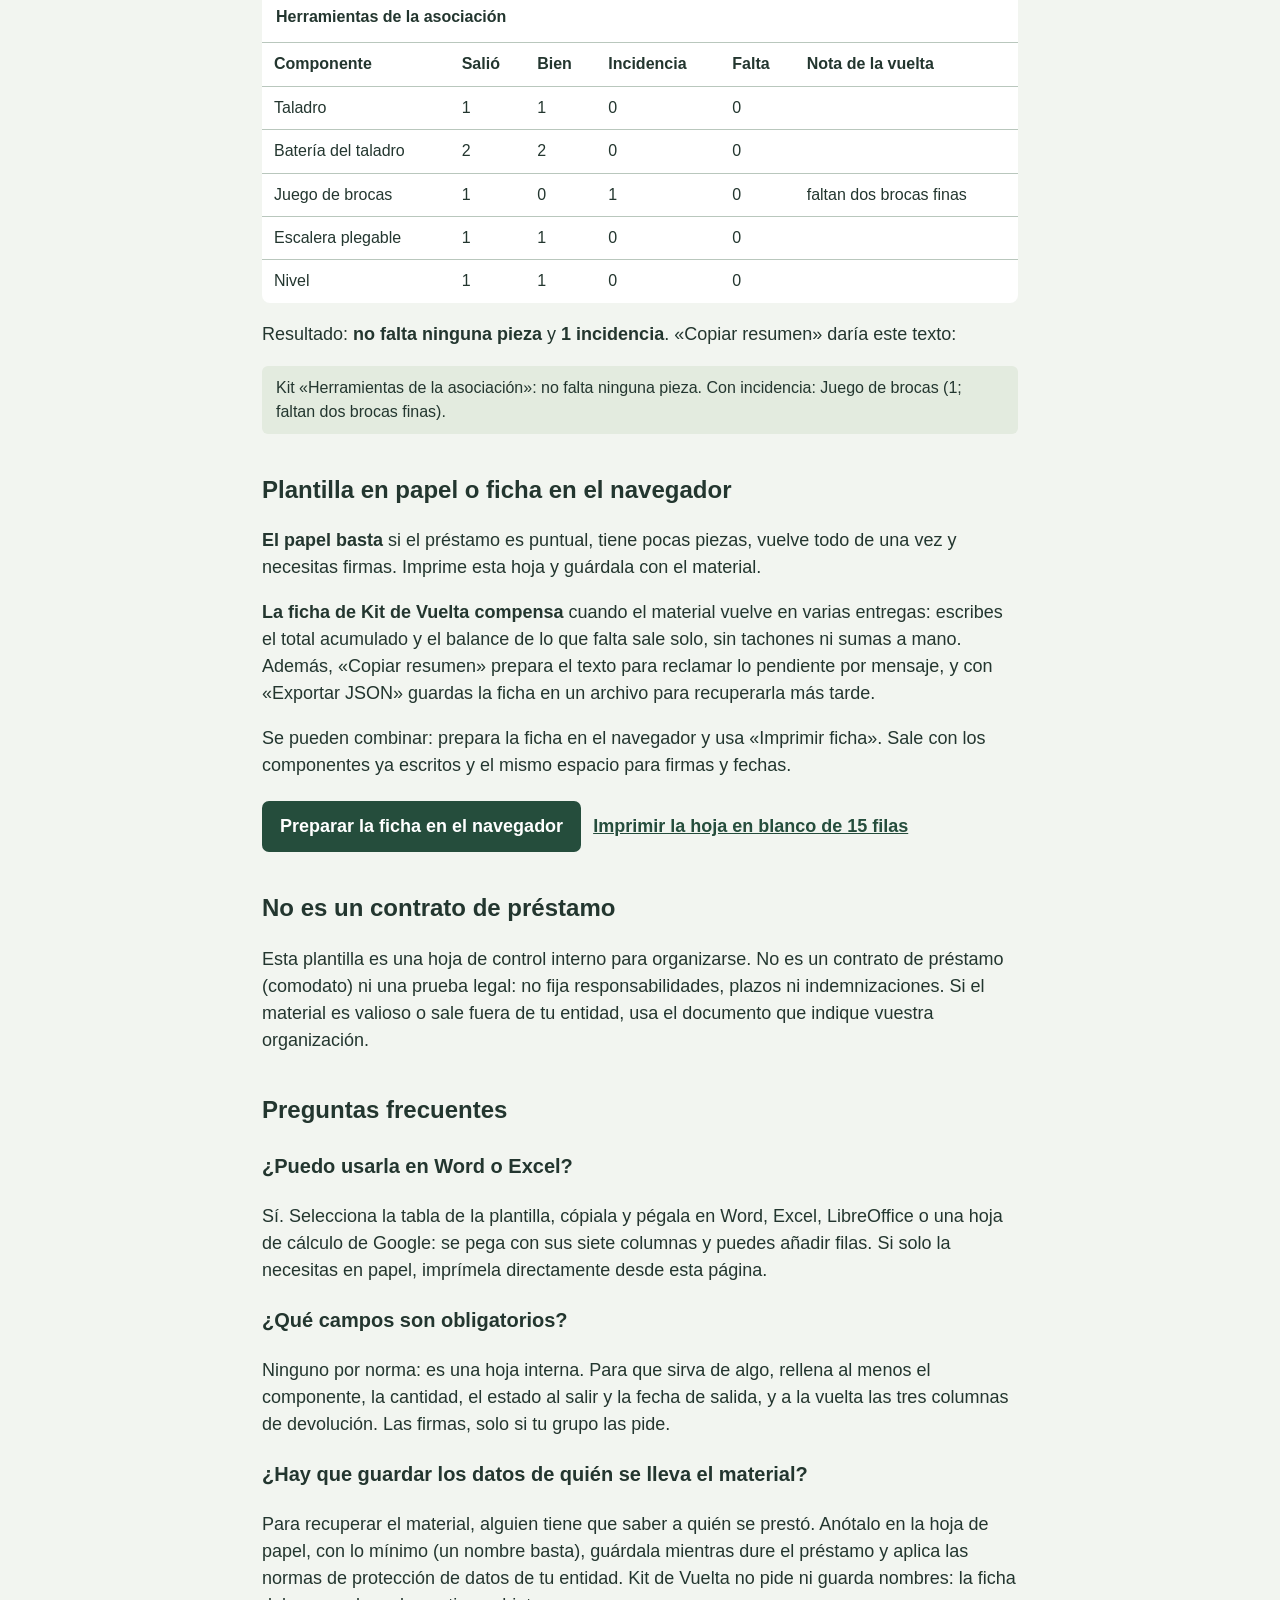
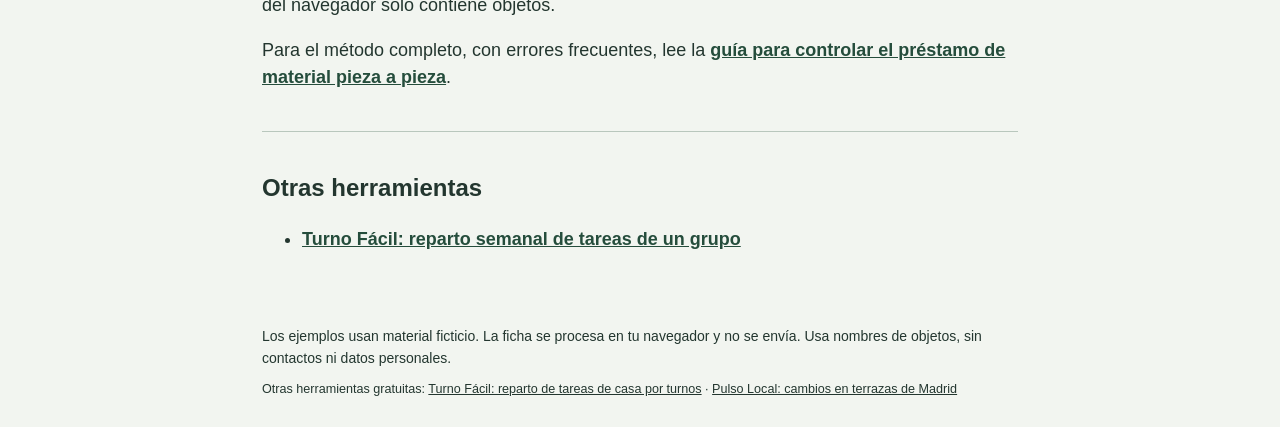
<file: plantilla-prestamo-material.html>
<!doctype html>
<html lang="es"><head><meta charset="utf-8"><meta http-equiv="Content-Security-Policy" content="default-src &#x27;none&#x27;; script-src &#x27;self&#x27;; style-src &#x27;self&#x27;; img-src &#x27;self&#x27; data:; font-src &#x27;self&#x27;; connect-src &#x27;self&#x27;; manifest-src &#x27;self&#x27;; object-src &#x27;none&#x27;; base-uri &#x27;none&#x27;; form-action &#x27;none&#x27;; frame-src &#x27;none&#x27;; worker-src &#x27;none&#x27;"><meta name="referrer" content="no-referrer"><meta name="robots" content="index,follow"><link rel="canonical" href="https://paniset.github.io/kit-de-vuelta/plantilla-prestamo-material"><meta property="og:type" content="website"><meta property="og:locale" content="es_ES"><meta name="twitter:card" content="summary_large_image"><meta property="og:title" content="Plantilla de préstamo de material para imprimir: hoja de entrega y devolución gratis | Kit de Vuelta"><meta name="twitter:title" content="Plantilla de préstamo de material para imprimir: hoja de entrega y devolución gratis | Kit de Vuelta"><meta property="og:description" content="Hoja de préstamo de material gratis para imprimir en A4: componentes, cantidades, estado al salir, devolución, incidencias, firmas y fechas. Con ejemplos rellenos."><meta name="twitter:description" content="Hoja de préstamo de material gratis para imprimir en A4: componentes, cantidades, estado al salir, devolución, incidencias, firmas y fechas. Con ejemplos rellenos."><meta property="og:url" content="https://paniset.github.io/kit-de-vuelta/plantilla-prestamo-material"><meta property="og:image" content="https://paniset.github.io/kit-de-vuelta/og.png"><meta property="og:image:width" content="1200"><meta property="og:image:height" content="630"><meta name="twitter:image" content="https://paniset.github.io/kit-de-vuelta/og.png"><meta name="viewport" content="width=device-width,initial-scale=1"><title>Plantilla de préstamo de material para imprimir: hoja de entrega y devolución gratis | Kit de Vuelta</title><meta name="description" content="Hoja de préstamo de material gratis para imprimir en A4: componentes, cantidades, estado al salir, devolución, incidencias, firmas y fechas. Con ejemplos rellenos."><link rel="icon" href="data:,"><link rel="stylesheet" href="style.css">
<script type="application/ld+json">{"@context":"https://schema.org","@type":"Article","headline":"Plantilla de préstamo de material: hoja de entrega y devolución para imprimir","inLanguage":"es","datePublished":"2026-11-13","dateModified":"2026-11-13","author":{"@type":"Organization","name":"Kit de Vuelta","url":"https://paniset.github.io/kit-de-vuelta/"},"publisher":{"@type":"Organization","name":"Kit de Vuelta","url":"https://paniset.github.io/kit-de-vuelta/"},"mainEntityOfPage":"https://paniset.github.io/kit-de-vuelta/plantilla-prestamo-material"}</script><script type="application/ld+json">{"@context":"https://schema.org","@type":"BreadcrumbList","itemListElement":[{"@type":"ListItem","position":1,"name":"Kit de Vuelta","item":"https://paniset.github.io/kit-de-vuelta/"},{"@type":"ListItem","position":2,"name":"Plantilla de préstamo de material","item":"https://paniset.github.io/kit-de-vuelta/plantilla-prestamo-material"}]}</script></head>
<body class="guia plantilla"><a class="skip-link" href="#contenido">Ir al contenido</a><header><a href="./">Kit de Vuelta <span aria-hidden="true">↩</span></a><span>Gratis. Sin cuentas.</span></header>
<main id="contenido">
<nav class="migas" aria-label="Ruta"><a href="./">Inicio</a> › Guías › Plantilla de préstamo de material</nav>
<article>
<h1>Plantilla de préstamo de material: hoja de entrega y devolución para imprimir</h1><p class="fecha">Actualizado el <time datetime="2026-11-13">13 de noviembre de 2026</time></p>
<p class="entradilla">Una hoja gratuita para prestar material de un colegio, un grupo scout o una asociación. Cada componente lleva su cantidad y su estado al salir, y a la vuelta se separa lo que vuelve bien, lo que vuelve con incidencia y lo que falta. Abajo tienes espacio para firmas y fechas.</p>
<p class="imprimir-aviso"><strong>Imprime con Ctrl+P</strong> (o Compartir → Imprimir en el móvil). Solo sale la hoja, en un A4; el texto de la página no se imprime. Para un PDF, elige «Guardar como PDF» como destino.</p>

<section class="hoja" aria-labelledby="hoja-titulo">
<h2 id="hoja-titulo">Hoja de préstamo de material</h2>
<p class="hand">Kit o material: <span class="line"></span> Grupo o entidad: <span class="line"></span></p>
<div class="tabla-scroll" tabindex="0" role="region" aria-label="Plantilla de préstamo en blanco"><table class="tabla-hoja">
<caption>Salida y devolución por componente</caption>
<thead><tr><th scope="col">Componente</th><th scope="col">Cantidad</th><th scope="col">Estado al salir</th><th scope="col">Vuelve bien</th><th scope="col">Incidencia</th><th scope="col">Falta</th><th scope="col">Notas</th></tr></thead>
<tbody>
<tr><td></td><td></td><td></td><td></td><td></td><td></td><td></td></tr>
<tr><td></td><td></td><td></td><td></td><td></td><td></td><td></td></tr>
<tr><td></td><td></td><td></td><td></td><td></td><td></td><td></td></tr>
<tr><td></td><td></td><td></td><td></td><td></td><td></td><td></td></tr>
<tr><td></td><td></td><td></td><td></td><td></td><td></td><td></td></tr>
<tr><td></td><td></td><td></td><td></td><td></td><td></td><td></td></tr>
<tr><td></td><td></td><td></td><td></td><td></td><td></td><td></td></tr>
<tr><td></td><td></td><td></td><td></td><td></td><td></td><td></td></tr>
<tr><td></td><td></td><td></td><td></td><td></td><td></td><td></td></tr>
<tr><td></td><td></td><td></td><td></td><td></td><td></td><td></td></tr>
<tr><td></td><td></td><td></td><td></td><td></td><td></td><td></td></tr>
<tr><td></td><td></td><td></td><td></td><td></td><td></td><td></td></tr>
</tbody></table></div>
<p class="hoja-leyenda">Estado al salir: bien o con desgaste. A la vuelta, Vuelve bien + Incidencia + Falta = Cantidad. Si vuelve en varias entregas, escribe el total acumulado.</p>
<div class="hoja-firmas"><h3>Firmas y fechas</h3>
<p class="hand">Entrega: <span class="line"></span> Firma: <span class="line"></span></p>
<p class="hand">Recibe: <span class="line"></span> Firma: <span class="line"></span></p>
<p class="hand">Fecha de salida: <span class="line"></span> Fecha prevista de vuelta: <span class="line"></span></p>
<p class="hand">Devolución revisada por: <span class="line"></span> Fecha: <span class="line"></span> Firma: <span class="line"></span></p>
</div>
</section>

<h2>Cómo rellenar la plantilla</h2>
<ul class="lista">
<li><strong>Una línea por componente</strong>, no por kit: «Cable HDMI, 2» se puede contar al volver; «equipo de proyección», no.</li>
<li><strong>Estado al salir</strong> antes de entregar: si algo ya tiene desgaste, apúntalo. Así nadie lo confunde con una incidencia nueva.</li>
<li><strong>A la vuelta</strong>, reparte la cantidad entre «Vuelve bien», «Incidencia» y «Falta». Las tres columnas suman la cantidad que salió.</li>
<li><strong>Firmas y fechas</strong>, si tu grupo las pide. Sirven para saber quién revisó la devolución y cuándo.</li>
</ul>

<h2>Ejemplos rellenos</h2>
<p>Tres préstamos ficticios, ya revisados a la vuelta. El balance y el resumen se han comprobado con la misma lógica que usa Kit de Vuelta.</p>

<h3>Colegio o AMPA: material audiovisual para la fiesta de fin de curso</h3>
<div class="tabla-scroll" tabindex="0" role="region" aria-label="Ejemplo del AMPA"><table class="ficha-ejemplo" data-kit="Audiovisual del AMPA">
<caption>Audiovisual del AMPA</caption>
<thead><tr><th scope="col">Componente</th><th scope="col">Salió</th><th scope="col">Bien</th><th scope="col">Incidencia</th><th scope="col">Falta</th><th scope="col">Nota de la vuelta</th></tr></thead>
<tbody>
<tr><td>Proyector</td><td>1</td><td>1</td><td>0</td><td>0</td><td></td></tr>
<tr><td>Mando del proyector</td><td>1</td><td>0</td><td>0</td><td>1</td><td></td></tr>
<tr><td>Cable HDMI de 5 m</td><td>2</td><td>1</td><td>0</td><td>1</td><td></td></tr>
<tr><td>Altavoz portátil</td><td>1</td><td>0</td><td>1</td><td>0</td><td>no carga</td></tr>
<tr><td>Micrófono inalámbrico</td><td>2</td><td>2</td><td>0</td><td>0</td><td></td></tr>
<tr><td>Alargador</td><td>1</td><td>1</td><td>0</td><td>0</td><td></td></tr>
</tbody></table></div>
<p class="balance">Resultado: <strong>faltan 2 piezas</strong> y <strong>1 incidencia</strong>. «Copiar resumen» daría este texto:</p>
<p class="resumen-copia">Kit «Audiovisual del AMPA»: faltan 2 piezas: Mando del proyector (1), Cable HDMI de 5 m (1). Con incidencia: Altavoz portátil (1; no carga).</p>

<h3>Grupo scout: material de campamento</h3>
<div class="tabla-scroll" tabindex="0" role="region" aria-label="Ejemplo del grupo scout"><table class="ficha-ejemplo" data-kit="Campamento de la patrulla">
<caption>Campamento de la patrulla</caption>
<thead><tr><th scope="col">Componente</th><th scope="col">Salió</th><th scope="col">Bien</th><th scope="col">Incidencia</th><th scope="col">Falta</th><th scope="col">Nota de la vuelta</th></tr></thead>
<tbody>
<tr><td>Tienda de 4 plazas</td><td>3</td><td>2</td><td>1</td><td>0</td><td>varilla rota</td></tr>
<tr><td>Piquetas</td><td>40</td><td>34</td><td>0</td><td>6</td><td></td></tr>
<tr><td>Hornillo de gas</td><td>2</td><td>2</td><td>0</td><td>0</td><td></td></tr>
<tr><td>Linterna frontal</td><td>6</td><td>5</td><td>0</td><td>1</td><td></td></tr>
<tr><td>Botiquín</td><td>1</td><td>1</td><td>0</td><td>0</td><td></td></tr>
</tbody></table></div>
<p class="balance">Resultado: <strong>faltan 7 piezas</strong> y <strong>1 incidencia</strong>. «Copiar resumen» daría este texto:</p>
<p class="resumen-copia">Kit «Campamento de la patrulla»: faltan 7 piezas: Piquetas (6), Linterna frontal (1). Con incidencia: Tienda de 4 plazas (1; varilla rota).</p>

<h3>Asociación vecinal: herramientas para una jornada de arreglos</h3>
<p>El material vuelve en dos entregas. La tabla muestra los totales acumulados después de la segunda.</p>
<div class="tabla-scroll" tabindex="0" role="region" aria-label="Ejemplo de la asociación"><table class="ficha-ejemplo" data-kit="Herramientas de la asociación">
<caption>Herramientas de la asociación</caption>
<thead><tr><th scope="col">Componente</th><th scope="col">Salió</th><th scope="col">Bien</th><th scope="col">Incidencia</th><th scope="col">Falta</th><th scope="col">Nota de la vuelta</th></tr></thead>
<tbody>
<tr><td>Taladro</td><td>1</td><td>1</td><td>0</td><td>0</td><td></td></tr>
<tr><td>Batería del taladro</td><td>2</td><td>2</td><td>0</td><td>0</td><td></td></tr>
<tr><td>Juego de brocas</td><td>1</td><td>0</td><td>1</td><td>0</td><td>faltan dos brocas finas</td></tr>
<tr><td>Escalera plegable</td><td>1</td><td>1</td><td>0</td><td>0</td><td></td></tr>
<tr><td>Nivel</td><td>1</td><td>1</td><td>0</td><td>0</td><td></td></tr>
</tbody></table></div>
<p class="balance">Resultado: <strong>no falta ninguna pieza</strong> y <strong>1 incidencia</strong>. «Copiar resumen» daría este texto:</p>
<p class="resumen-copia">Kit «Herramientas de la asociación»: no falta ninguna pieza. Con incidencia: Juego de brocas (1; faltan dos brocas finas).</p>

<h2>Plantilla en papel o ficha en el navegador</h2>
<p><strong>El papel basta</strong> si el préstamo es puntual, tiene pocas piezas, vuelve todo de una vez y necesitas firmas. Imprime esta hoja y guárdala con el material.</p>
<p><strong>La ficha de Kit de Vuelta compensa</strong> cuando el material vuelve en varias entregas: escribes el total acumulado y el balance de lo que falta sale solo, sin tachones ni sumas a mano. Además, «Copiar resumen» prepara el texto para reclamar lo pendiente por mensaje, y con «Exportar JSON» guardas la ficha en un archivo para recuperarla más tarde.</p>
<p>Se pueden combinar: prepara la ficha en el navegador y usa «Imprimir ficha». Sale con los componentes ya escritos y el mismo espacio para firmas y fechas.</p>
<p class="cta"><a class="boton" href="./">Preparar la ficha en el navegador</a> <a href="./#files-title">Imprimir la hoja en blanco de 15 filas</a></p>

<h2>No es un contrato de préstamo</h2>
<p>Esta plantilla es una hoja de control interno para organizarse. No es un contrato de préstamo (comodato) ni una prueba legal: no fija responsabilidades, plazos ni indemnizaciones. Si el material es valioso o sale fuera de tu entidad, usa el documento que indique vuestra organización.</p>

<h2>Preguntas frecuentes</h2>
<h3>¿Puedo usarla en Word o Excel?</h3>
<p>Sí. Selecciona la tabla de la plantilla, cópiala y pégala en Word, Excel, LibreOffice o una hoja de cálculo de Google: se pega con sus siete columnas y puedes añadir filas. Si solo la necesitas en papel, imprímela directamente desde esta página.</p>
<h3>¿Qué campos son obligatorios?</h3>
<p>Ninguno por norma: es una hoja interna. Para que sirva de algo, rellena al menos el componente, la cantidad, el estado al salir y la fecha de salida, y a la vuelta las tres columnas de devolución. Las firmas, solo si tu grupo las pide.</p>
<h3>¿Hay que guardar los datos de quién se lleva el material?</h3>
<p>Para recuperar el material, alguien tiene que saber a quién se prestó. Anótalo en la hoja de papel, con lo mínimo (un nombre basta), guárdala mientras dure el préstamo y aplica las normas de protección de datos de tu entidad. Kit de Vuelta no pide ni guarda nombres: la ficha del navegador solo contiene objetos.</p>

<p>Para el método completo, con errores frecuentes, lee la <a href="control-prestamo-material">guía para controlar el préstamo de material pieza a pieza</a>.</p>
<aside class="relacionadas" aria-labelledby="mas-herramientas"><h2 id="mas-herramientas">Otras herramientas</h2><ul><li><a href="https://paniset.github.io/turno-facil/">Turno Fácil: reparto semanal de tareas de un grupo</a></li></ul></aside>
</article>
</main>
<footer>Los ejemplos usan material ficticio. La ficha se procesa en tu navegador y no se envía. Usa nombres de objetos, sin contactos ni datos personales.<nav class="otras" aria-label="Otras herramientas gratuitas">Otras herramientas gratuitas: <a href="https://paniset.github.io/turno-facil/">Turno Fácil: reparto de tareas de casa por turnos</a> · <a href="https://paniset.github.io/pulso-local-madrid/">Pulso Local: cambios en terrazas de Madrid</a></nav></footer>
</body></html>
</file>
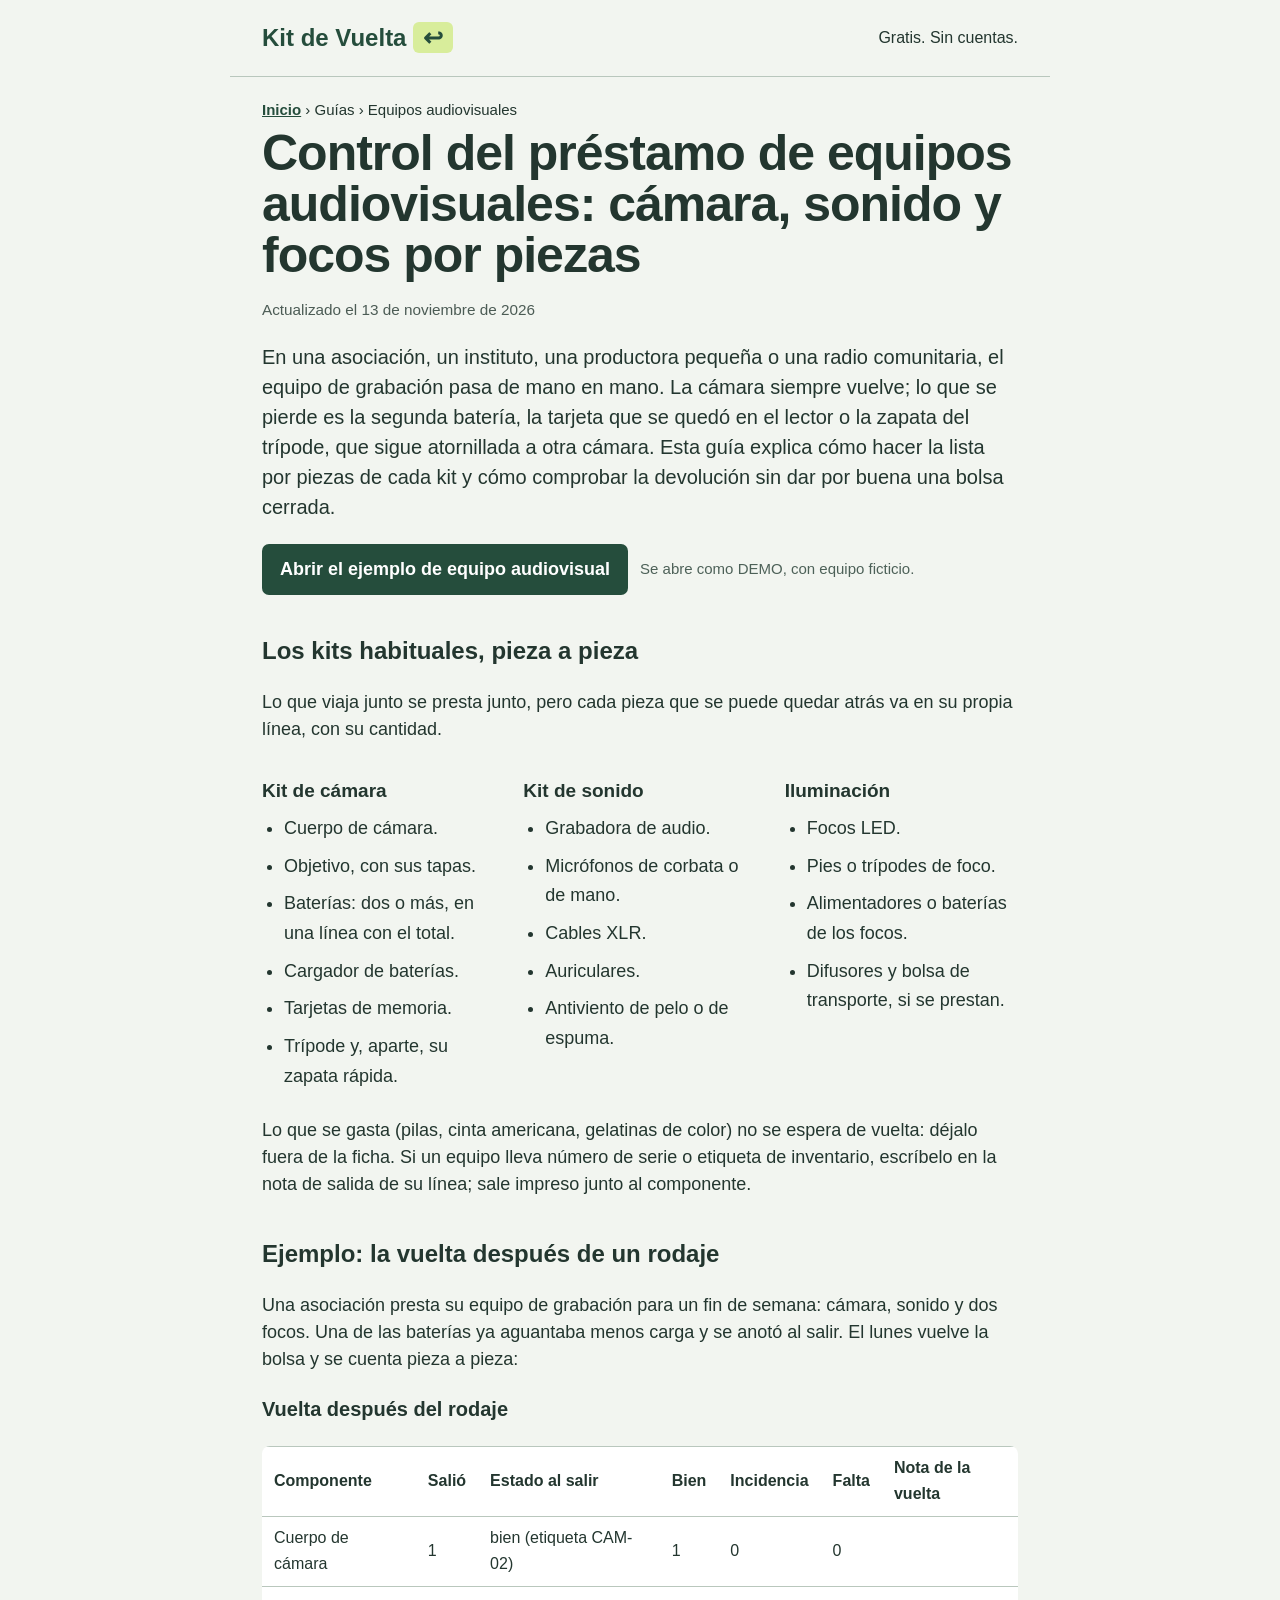
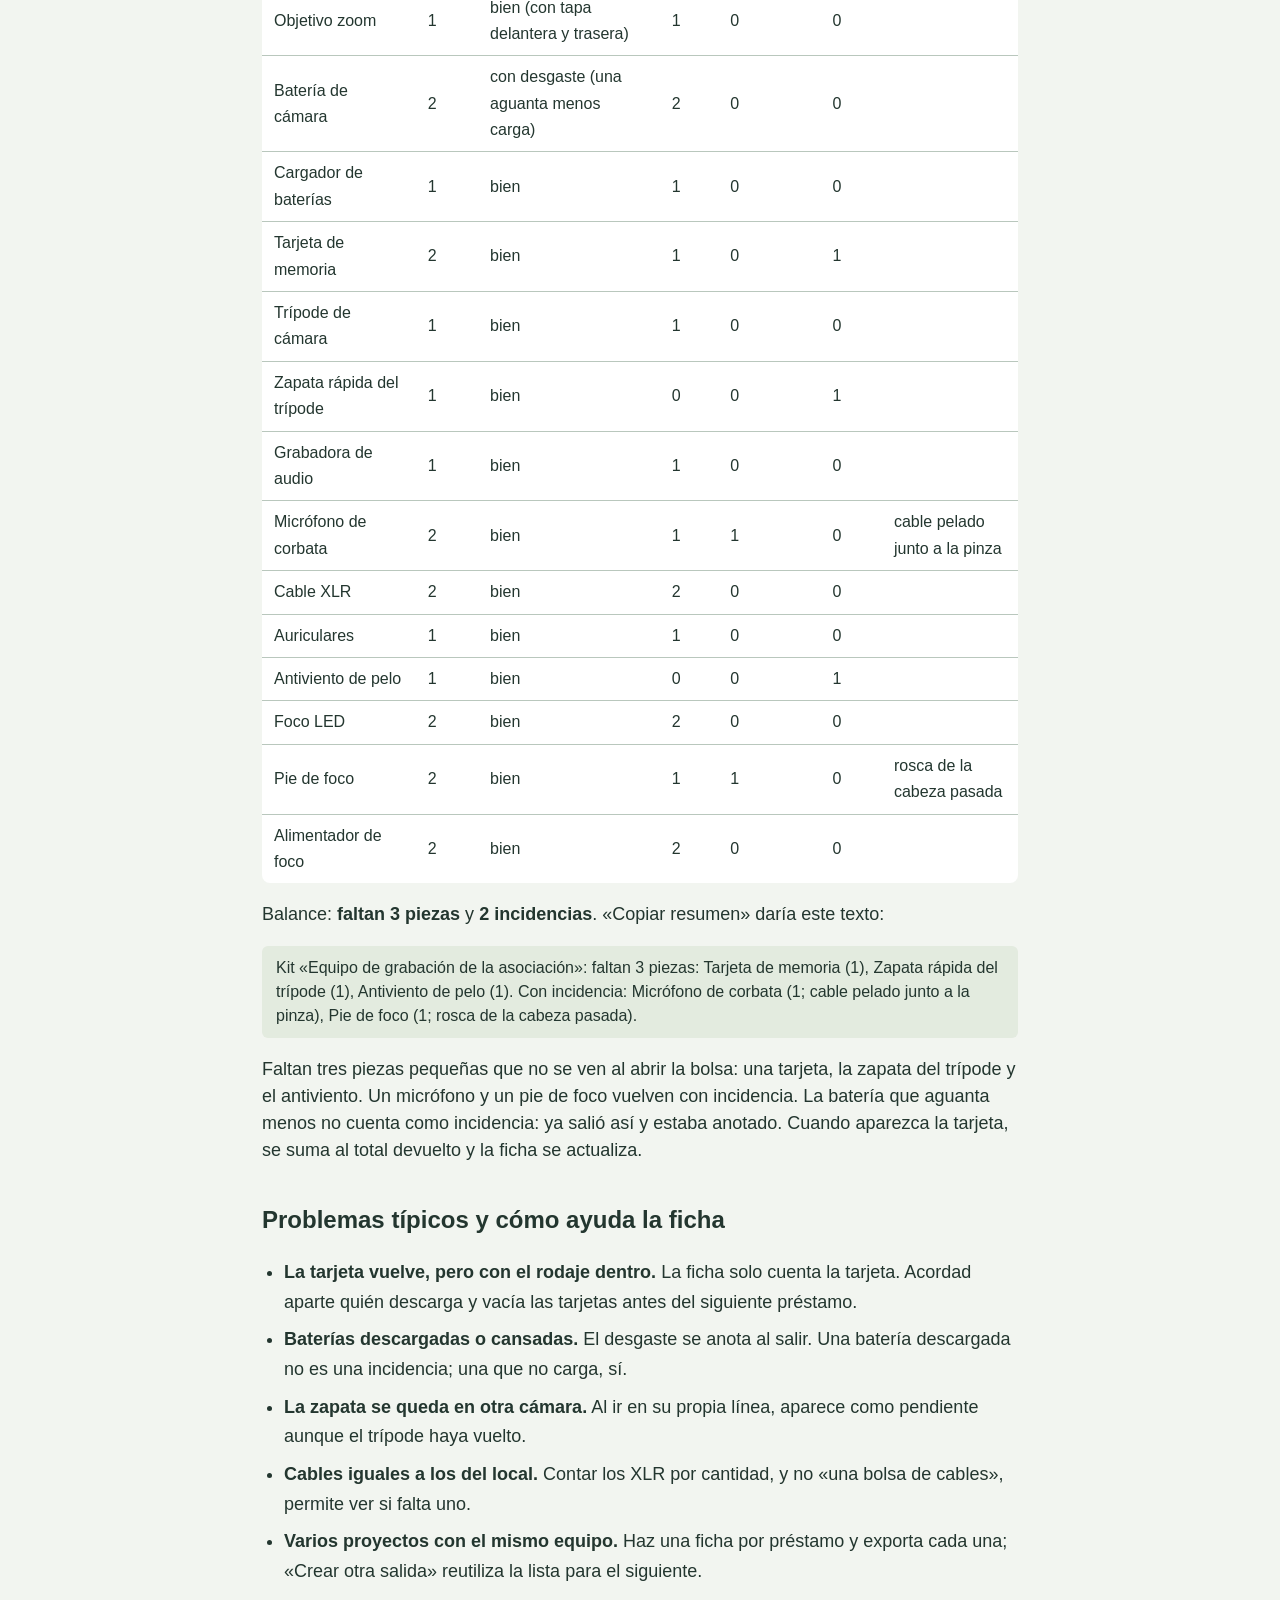
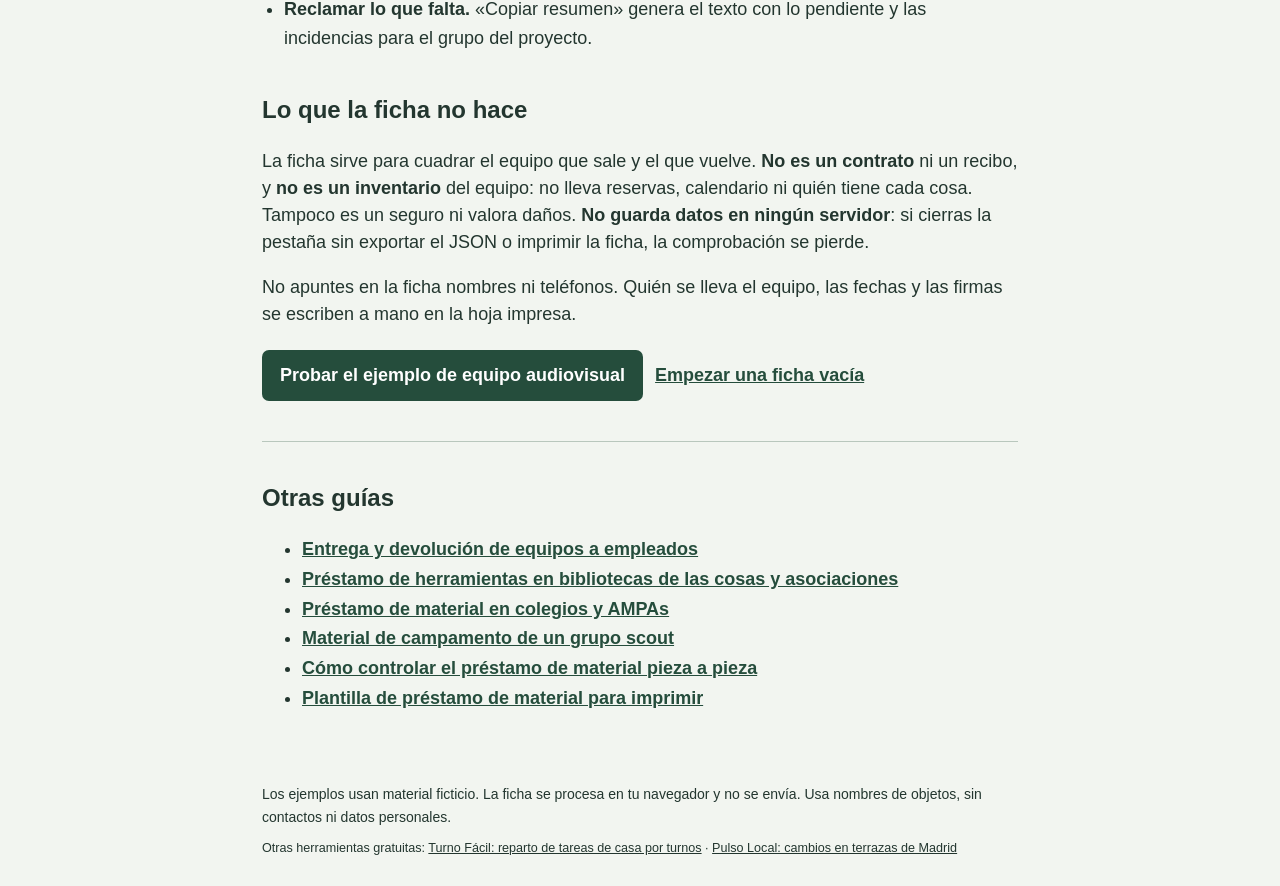
<file: prestamo-equipos-audiovisuales.html>
<!doctype html>
<html lang="es"><head><meta charset="utf-8"><meta http-equiv="Content-Security-Policy" content="default-src &#x27;none&#x27;; script-src &#x27;self&#x27;; style-src &#x27;self&#x27;; img-src &#x27;self&#x27; data:; font-src &#x27;self&#x27;; connect-src &#x27;self&#x27;; manifest-src &#x27;self&#x27;; object-src &#x27;none&#x27;; base-uri &#x27;none&#x27;; form-action &#x27;none&#x27;; frame-src &#x27;none&#x27;; worker-src &#x27;none&#x27;"><meta name="referrer" content="no-referrer"><meta name="robots" content="index,follow"><link rel="canonical" href="https://paniset.github.io/kit-de-vuelta/prestamo-equipos-audiovisuales"><meta property="og:type" content="website"><meta property="og:locale" content="es_ES"><meta name="twitter:card" content="summary_large_image"><meta property="og:title" content="Préstamo de equipos audiovisuales: cámaras, micros y focos | Kit de Vuelta"><meta name="twitter:title" content="Préstamo de equipos audiovisuales: cámaras, micros y focos | Kit de Vuelta"><meta property="og:description" content="Lista por piezas para prestar cámaras, micrófonos y focos en asociaciones, institutos o radios comunitarias, y cómo comprobar la devolución pieza a pieza."><meta name="twitter:description" content="Lista por piezas para prestar cámaras, micrófonos y focos en asociaciones, institutos o radios comunitarias, y cómo comprobar la devolución pieza a pieza."><meta property="og:url" content="https://paniset.github.io/kit-de-vuelta/prestamo-equipos-audiovisuales"><meta property="og:image" content="https://paniset.github.io/kit-de-vuelta/og.png"><meta property="og:image:width" content="1200"><meta property="og:image:height" content="630"><meta name="twitter:image" content="https://paniset.github.io/kit-de-vuelta/og.png"><meta name="viewport" content="width=device-width,initial-scale=1"><title>Préstamo de equipos audiovisuales: cámaras, micros y focos | Kit de Vuelta</title><meta name="description" content="Lista por piezas para prestar cámaras, micrófonos y focos en asociaciones, institutos o radios comunitarias, y cómo comprobar la devolución pieza a pieza."><link rel="icon" href="data:,"><link rel="stylesheet" href="style.css">
<script type="application/ld+json">{"@context":"https://schema.org","@type":"Article","headline":"Control del préstamo de equipos audiovisuales: cámara, sonido y focos por piezas","inLanguage":"es","datePublished":"2026-11-13","dateModified":"2026-11-13","author":{"@type":"Organization","name":"Kit de Vuelta","url":"https://paniset.github.io/kit-de-vuelta/"},"publisher":{"@type":"Organization","name":"Kit de Vuelta","url":"https://paniset.github.io/kit-de-vuelta/"},"mainEntityOfPage":"https://paniset.github.io/kit-de-vuelta/prestamo-equipos-audiovisuales"}</script><script type="application/ld+json">{"@context":"https://schema.org","@type":"BreadcrumbList","itemListElement":[{"@type":"ListItem","position":1,"name":"Kit de Vuelta","item":"https://paniset.github.io/kit-de-vuelta/"},{"@type":"ListItem","position":2,"name":"Préstamo de equipos audiovisuales","item":"https://paniset.github.io/kit-de-vuelta/prestamo-equipos-audiovisuales"}]}</script></head>
<body class="guia"><a class="skip-link" href="#contenido">Ir al contenido</a><header><a href="./">Kit de Vuelta <span aria-hidden="true">↩</span></a><span>Gratis. Sin cuentas.</span></header>
<main id="contenido">
<nav class="migas" aria-label="Ruta"><a href="./">Inicio</a> › Guías › Equipos audiovisuales</nav>
<article>
<h1>Control del préstamo de equipos audiovisuales: cámara, sonido y focos por piezas</h1><p class="fecha">Actualizado el <time datetime="2026-11-13">13 de noviembre de 2026</time></p>
<p class="entradilla">En una asociación, un instituto, una productora pequeña o una radio comunitaria, el equipo de grabación pasa de mano en mano. La cámara siempre vuelve; lo que se pierde es la segunda batería, la tarjeta que se quedó en el lector o la zapata del trípode, que sigue atornillada a otra cámara. Esta guía explica cómo hacer la lista por piezas de cada kit y cómo comprobar la devolución sin dar por buena una bolsa cerrada.</p>
<p class="cta"><a class="boton" href="./?ejemplo=audiovisual">Abrir el ejemplo de equipo audiovisual</a> <span>Se abre como DEMO, con equipo ficticio.</span></p>

<h2>Los kits habituales, pieza a pieza</h2>
<p>Lo que viaja junto se presta junto, pero cada pieza que se puede quedar atrás va en su propia línea, con su cantidad.</p>
<div class="sector-grupos">
<section aria-labelledby="av-camara"><h3 id="av-camara">Kit de cámara</h3><ul class="lista"><li>Cuerpo de cámara.</li><li>Objetivo, con sus tapas.</li><li>Baterías: dos o más, en una línea con el total.</li><li>Cargador de baterías.</li><li>Tarjetas de memoria.</li><li>Trípode y, aparte, su zapata rápida.</li></ul></section>
<section aria-labelledby="av-sonido"><h3 id="av-sonido">Kit de sonido</h3><ul class="lista"><li>Grabadora de audio.</li><li>Micrófonos de corbata o de mano.</li><li>Cables XLR.</li><li>Auriculares.</li><li>Antiviento de pelo o de espuma.</li></ul></section>
<section aria-labelledby="av-luz"><h3 id="av-luz">Iluminación</h3><ul class="lista"><li>Focos LED.</li><li>Pies o trípodes de foco.</li><li>Alimentadores o baterías de los focos.</li><li>Difusores y bolsa de transporte, si se prestan.</li></ul></section>
</div>
<p>Lo que se gasta (pilas, cinta americana, gelatinas de color) no se espera de vuelta: déjalo fuera de la ficha. Si un equipo lleva número de serie o etiqueta de inventario, escríbelo en la nota de salida de su línea; sale impreso junto al componente.</p>

<h2>Ejemplo: la vuelta después de un rodaje</h2>
<p>Una asociación presta su equipo de grabación para un fin de semana: cámara, sonido y dos focos. Una de las baterías ya aguantaba menos carga y se anotó al salir. El lunes vuelve la bolsa y se cuenta pieza a pieza:</p>
<section class="ejemplo-sector" data-ejemplo="audiovisual">
<h3>Vuelta después del rodaje</h3>
<div class="tabla-scroll" tabindex="0" role="region" aria-label="Vuelta después del rodaje"><table class="ficha-ejemplo" data-ejemplo="audiovisual" data-entrega="1">
<caption class="sr-only">Vuelta después del rodaje</caption>
<thead><tr><th scope="col">Componente</th><th scope="col">Salió</th><th scope="col">Estado al salir</th><th scope="col">Bien</th><th scope="col">Incidencia</th><th scope="col">Falta</th><th scope="col">Nota de la vuelta</th></tr></thead>
<tbody>
<tr><td>Cuerpo de cámara</td><td>1</td><td>bien (etiqueta CAM-02)</td><td>1</td><td>0</td><td>0</td><td></td></tr>
<tr><td>Objetivo zoom</td><td>1</td><td>bien (con tapa delantera y trasera)</td><td>1</td><td>0</td><td>0</td><td></td></tr>
<tr><td>Batería de cámara</td><td>2</td><td>con desgaste (una aguanta menos carga)</td><td>2</td><td>0</td><td>0</td><td></td></tr>
<tr><td>Cargador de baterías</td><td>1</td><td>bien</td><td>1</td><td>0</td><td>0</td><td></td></tr>
<tr><td>Tarjeta de memoria</td><td>2</td><td>bien</td><td>1</td><td>0</td><td>1</td><td></td></tr>
<tr><td>Trípode de cámara</td><td>1</td><td>bien</td><td>1</td><td>0</td><td>0</td><td></td></tr>
<tr><td>Zapata rápida del trípode</td><td>1</td><td>bien</td><td>0</td><td>0</td><td>1</td><td></td></tr>
<tr><td>Grabadora de audio</td><td>1</td><td>bien</td><td>1</td><td>0</td><td>0</td><td></td></tr>
<tr><td>Micrófono de corbata</td><td>2</td><td>bien</td><td>1</td><td>1</td><td>0</td><td>cable pelado junto a la pinza</td></tr>
<tr><td>Cable XLR</td><td>2</td><td>bien</td><td>2</td><td>0</td><td>0</td><td></td></tr>
<tr><td>Auriculares</td><td>1</td><td>bien</td><td>1</td><td>0</td><td>0</td><td></td></tr>
<tr><td>Antiviento de pelo</td><td>1</td><td>bien</td><td>0</td><td>0</td><td>1</td><td></td></tr>
<tr><td>Foco LED</td><td>2</td><td>bien</td><td>2</td><td>0</td><td>0</td><td></td></tr>
<tr><td>Pie de foco</td><td>2</td><td>bien</td><td>1</td><td>1</td><td>0</td><td>rosca de la cabeza pasada</td></tr>
<tr><td>Alimentador de foco</td><td>2</td><td>bien</td><td>2</td><td>0</td><td>0</td><td></td></tr>
</tbody></table></div>
<p class="balance">Balance: <strong>faltan 3 piezas</strong> y <strong>2 incidencias</strong>. «Copiar resumen» daría este texto:</p>
<p class="resumen-copia">Kit «Equipo de grabación de la asociación»: faltan 3 piezas: Tarjeta de memoria (1), Zapata rápida del trípode (1), Antiviento de pelo (1). Con incidencia: Micrófono de corbata (1; cable pelado junto a la pinza), Pie de foco (1; rosca de la cabeza pasada).</p>
</section>
<p>Faltan tres piezas pequeñas que no se ven al abrir la bolsa: una tarjeta, la zapata del trípode y el antiviento. Un micrófono y un pie de foco vuelven con incidencia. La batería que aguanta menos no cuenta como incidencia: ya salió así y estaba anotado. Cuando aparezca la tarjeta, se suma al total devuelto y la ficha se actualiza.</p>

<h2>Problemas típicos y cómo ayuda la ficha</h2>
<ul class="lista">
<li><strong>La tarjeta vuelve, pero con el rodaje dentro.</strong> La ficha solo cuenta la tarjeta. Acordad aparte quién descarga y vacía las tarjetas antes del siguiente préstamo.</li>
<li><strong>Baterías descargadas o cansadas.</strong> El desgaste se anota al salir. Una batería descargada no es una incidencia; una que no carga, sí.</li>
<li><strong>La zapata se queda en otra cámara.</strong> Al ir en su propia línea, aparece como pendiente aunque el trípode haya vuelto.</li>
<li><strong>Cables iguales a los del local.</strong> Contar los XLR por cantidad, y no «una bolsa de cables», permite ver si falta uno.</li>
<li><strong>Varios proyectos con el mismo equipo.</strong> Haz una ficha por préstamo y exporta cada una; «Crear otra salida» reutiliza la lista para el siguiente.</li>
<li><strong>Reclamar lo que falta.</strong> «Copiar resumen» genera el texto con lo pendiente y las incidencias para el grupo del proyecto.</li>
</ul>

<h2>Lo que la ficha no hace</h2>
<p>La ficha sirve para cuadrar el equipo que sale y el que vuelve. <strong>No es un contrato</strong> ni un recibo, y <strong>no es un inventario</strong> del equipo: no lleva reservas, calendario ni quién tiene cada cosa. Tampoco es un seguro ni valora daños. <strong>No guarda datos en ningún servidor</strong>: si cierras la pestaña sin exportar el JSON o imprimir la ficha, la comprobación se pierde.</p>
<p>No apuntes en la ficha nombres ni teléfonos. Quién se lleva el equipo, las fechas y las firmas se escriben a mano en la hoja impresa.</p>

<p class="cta"><a class="boton" href="./?ejemplo=audiovisual">Probar el ejemplo de equipo audiovisual</a> <a href="./">Empezar una ficha vacía</a></p>
<aside class="relacionadas" aria-labelledby="otras-guias"><h2 id="otras-guias">Otras guías</h2><ul><li><a href="acta-entrega-devolucion-equipos-empleados">Entrega y devolución de equipos a empleados</a></li><li><a href="prestamo-herramientas-biblioteca-de-las-cosas">Préstamo de herramientas en bibliotecas de las cosas y asociaciones</a></li><li><a href="material-prestamo-colegio-ampa">Préstamo de material en colegios y AMPAs</a></li><li><a href="control-material-grupo-scout">Material de campamento de un grupo scout</a></li><li><a href="control-prestamo-material">Cómo controlar el préstamo de material pieza a pieza</a></li><li><a href="plantilla-prestamo-material">Plantilla de préstamo de material para imprimir</a></li></ul></aside>
</article>
</main>
<footer>Los ejemplos usan material ficticio. La ficha se procesa en tu navegador y no se envía. Usa nombres de objetos, sin contactos ni datos personales.<nav class="otras" aria-label="Otras herramientas gratuitas">Otras herramientas gratuitas: <a href="https://paniset.github.io/turno-facil/">Turno Fácil: reparto de tareas de casa por turnos</a> · <a href="https://paniset.github.io/pulso-local-madrid/">Pulso Local: cambios en terrazas de Madrid</a></nav></footer>
</body></html>
</file>
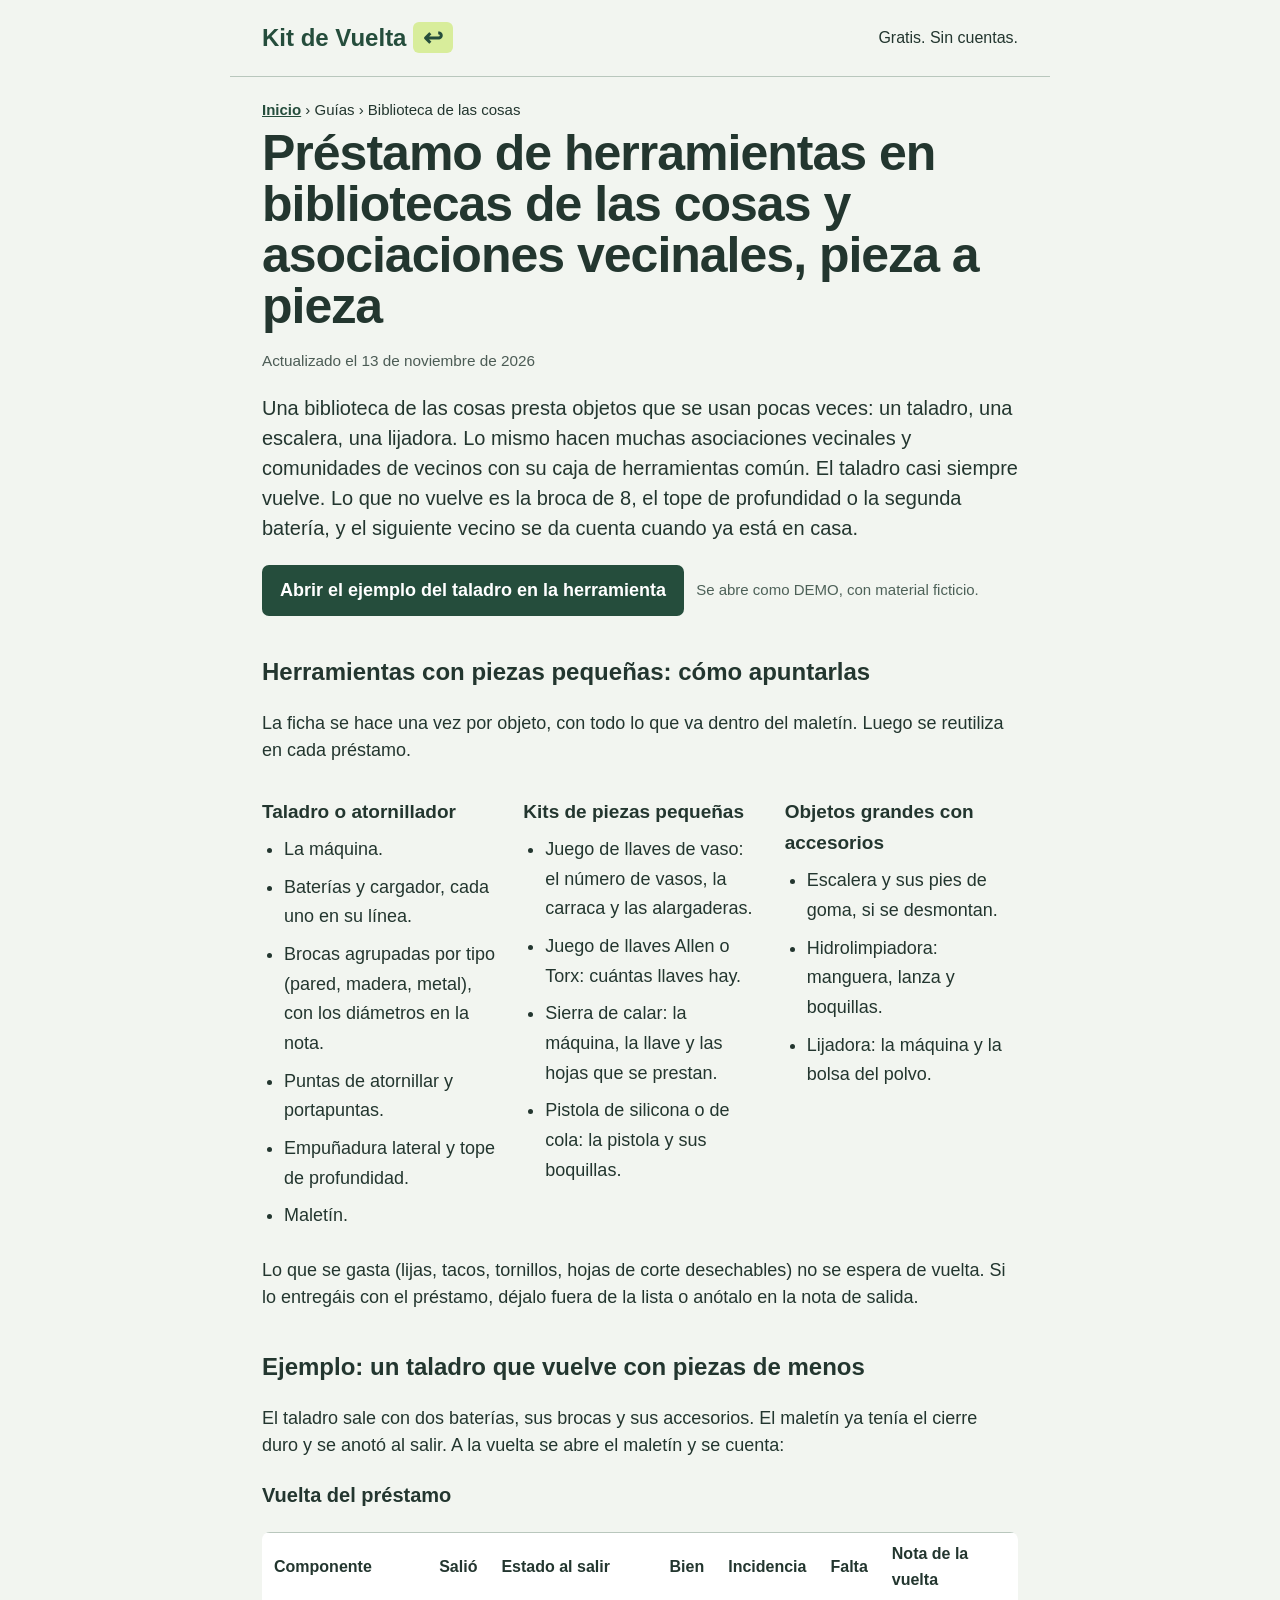
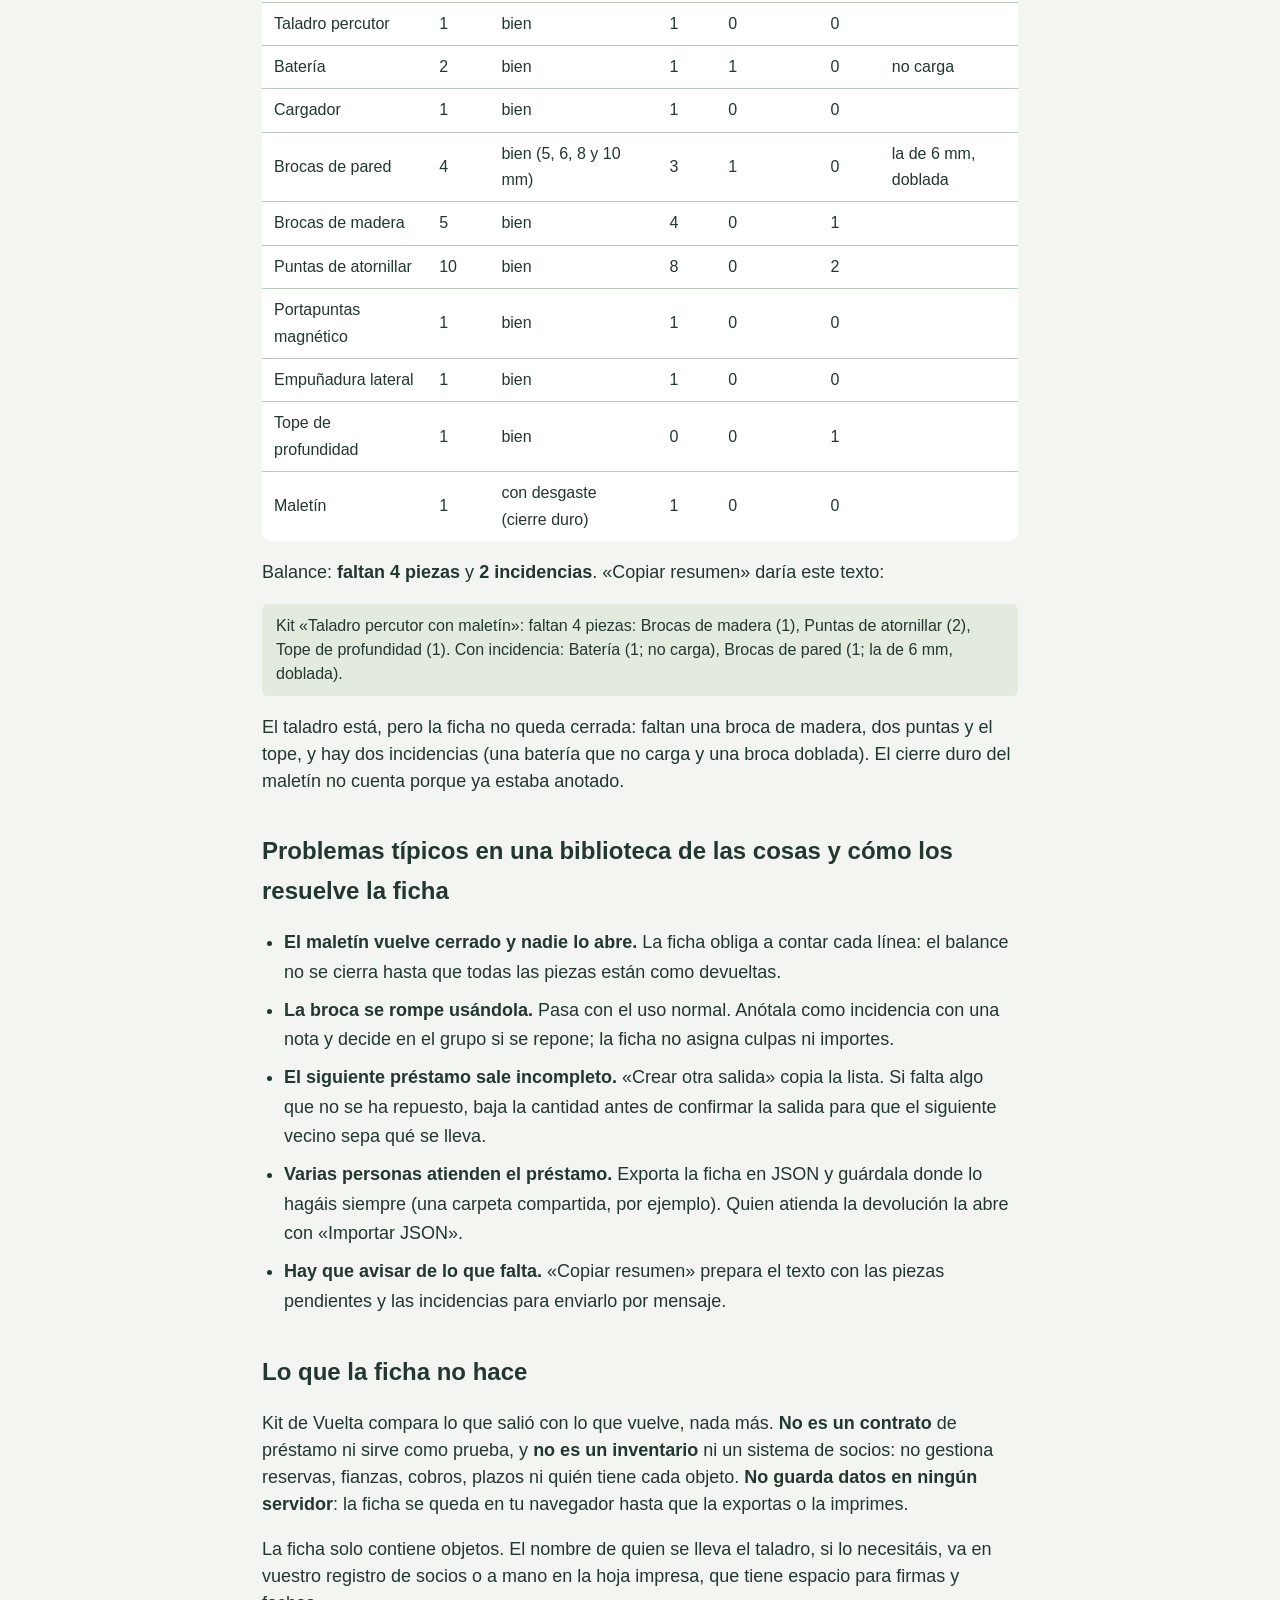
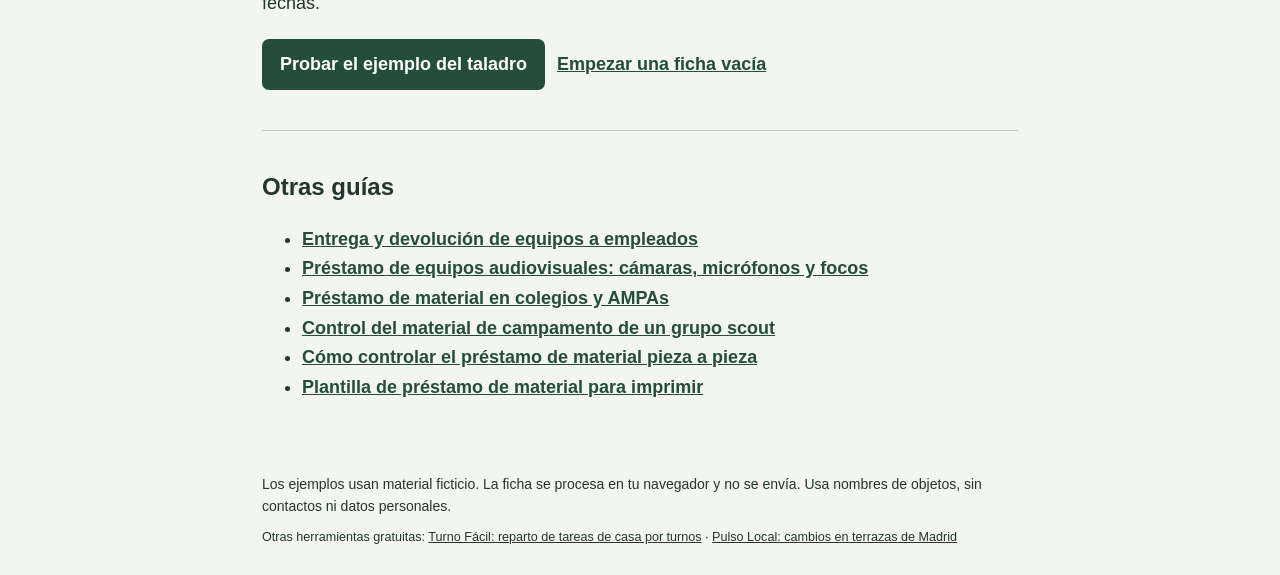
<file: prestamo-herramientas-biblioteca-de-las-cosas.html>
<!doctype html>
<html lang="es"><head><meta charset="utf-8"><meta http-equiv="Content-Security-Policy" content="default-src &#x27;none&#x27;; script-src &#x27;self&#x27;; style-src &#x27;self&#x27;; img-src &#x27;self&#x27; data:; font-src &#x27;self&#x27;; connect-src &#x27;self&#x27;; manifest-src &#x27;self&#x27;; object-src &#x27;none&#x27;; base-uri &#x27;none&#x27;; form-action &#x27;none&#x27;; frame-src &#x27;none&#x27;; worker-src &#x27;none&#x27;"><meta name="referrer" content="no-referrer"><meta name="robots" content="index,follow"><link rel="canonical" href="https://paniset.github.io/kit-de-vuelta/prestamo-herramientas-biblioteca-de-las-cosas"><meta property="og:type" content="website"><meta property="og:locale" content="es_ES"><meta name="twitter:card" content="summary_large_image"><meta property="og:title" content="Préstamo de herramientas en una biblioteca de las cosas | Kit de Vuelta"><meta name="twitter:title" content="Préstamo de herramientas en una biblioteca de las cosas | Kit de Vuelta"><meta property="og:description" content="Cómo prestar un taladro con sus brocas o un kit de piezas pequeñas en una biblioteca de las cosas, asociación vecinal o comunidad, y comprobar cada pieza al devolverlo."><meta name="twitter:description" content="Cómo prestar un taladro con sus brocas o un kit de piezas pequeñas en una biblioteca de las cosas, asociación vecinal o comunidad, y comprobar cada pieza al devolverlo."><meta property="og:url" content="https://paniset.github.io/kit-de-vuelta/prestamo-herramientas-biblioteca-de-las-cosas"><meta property="og:image" content="https://paniset.github.io/kit-de-vuelta/og.png"><meta property="og:image:width" content="1200"><meta property="og:image:height" content="630"><meta name="twitter:image" content="https://paniset.github.io/kit-de-vuelta/og.png"><meta name="viewport" content="width=device-width,initial-scale=1"><title>Préstamo de herramientas en una biblioteca de las cosas | Kit de Vuelta</title><meta name="description" content="Cómo prestar un taladro con sus brocas o un kit de piezas pequeñas en una biblioteca de las cosas, asociación vecinal o comunidad, y comprobar cada pieza al devolverlo."><link rel="icon" href="data:,"><link rel="stylesheet" href="style.css">
<script type="application/ld+json">{"@context":"https://schema.org","@type":"Article","headline":"Préstamo de herramientas en bibliotecas de las cosas y asociaciones vecinales, pieza a pieza","inLanguage":"es","datePublished":"2026-11-13","dateModified":"2026-11-13","author":{"@type":"Organization","name":"Kit de Vuelta","url":"https://paniset.github.io/kit-de-vuelta/"},"publisher":{"@type":"Organization","name":"Kit de Vuelta","url":"https://paniset.github.io/kit-de-vuelta/"},"mainEntityOfPage":"https://paniset.github.io/kit-de-vuelta/prestamo-herramientas-biblioteca-de-las-cosas"}</script><script type="application/ld+json">{"@context":"https://schema.org","@type":"BreadcrumbList","itemListElement":[{"@type":"ListItem","position":1,"name":"Kit de Vuelta","item":"https://paniset.github.io/kit-de-vuelta/"},{"@type":"ListItem","position":2,"name":"Préstamo de herramientas en una biblioteca de las cosas","item":"https://paniset.github.io/kit-de-vuelta/prestamo-herramientas-biblioteca-de-las-cosas"}]}</script></head>
<body class="guia"><a class="skip-link" href="#contenido">Ir al contenido</a><header><a href="./">Kit de Vuelta <span aria-hidden="true">↩</span></a><span>Gratis. Sin cuentas.</span></header>
<main id="contenido">
<nav class="migas" aria-label="Ruta"><a href="./">Inicio</a> › Guías › Biblioteca de las cosas</nav>
<article>
<h1>Préstamo de herramientas en bibliotecas de las cosas y asociaciones vecinales, pieza a pieza</h1><p class="fecha">Actualizado el <time datetime="2026-11-13">13 de noviembre de 2026</time></p>
<p class="entradilla">Una biblioteca de las cosas presta objetos que se usan pocas veces: un taladro, una escalera, una lijadora. Lo mismo hacen muchas asociaciones vecinales y comunidades de vecinos con su caja de herramientas común. El taladro casi siempre vuelve. Lo que no vuelve es la broca de 8, el tope de profundidad o la segunda batería, y el siguiente vecino se da cuenta cuando ya está en casa.</p>
<p class="cta"><a class="boton" href="./?ejemplo=herramientas">Abrir el ejemplo del taladro en la herramienta</a> <span>Se abre como DEMO, con material ficticio.</span></p>

<h2>Herramientas con piezas pequeñas: cómo apuntarlas</h2>
<p>La ficha se hace una vez por objeto, con todo lo que va dentro del maletín. Luego se reutiliza en cada préstamo.</p>
<div class="sector-grupos">
<section aria-labelledby="bc-taladro"><h3 id="bc-taladro">Taladro o atornillador</h3><ul class="lista"><li>La máquina.</li><li>Baterías y cargador, cada uno en su línea.</li><li>Brocas agrupadas por tipo (pared, madera, metal), con los diámetros en la nota.</li><li>Puntas de atornillar y portapuntas.</li><li>Empuñadura lateral y tope de profundidad.</li><li>Maletín.</li></ul></section>
<section aria-labelledby="bc-kits"><h3 id="bc-kits">Kits de piezas pequeñas</h3><ul class="lista"><li>Juego de llaves de vaso: el número de vasos, la carraca y las alargaderas.</li><li>Juego de llaves Allen o Torx: cuántas llaves hay.</li><li>Sierra de calar: la máquina, la llave y las hojas que se prestan.</li><li>Pistola de silicona o de cola: la pistola y sus boquillas.</li></ul></section>
<section aria-labelledby="bc-grandes"><h3 id="bc-grandes">Objetos grandes con accesorios</h3><ul class="lista"><li>Escalera y sus pies de goma, si se desmontan.</li><li>Hidrolimpiadora: manguera, lanza y boquillas.</li><li>Lijadora: la máquina y la bolsa del polvo.</li></ul></section>
</div>
<p>Lo que se gasta (lijas, tacos, tornillos, hojas de corte desechables) no se espera de vuelta. Si lo entregáis con el préstamo, déjalo fuera de la lista o anótalo en la nota de salida.</p>

<h2>Ejemplo: un taladro que vuelve con piezas de menos</h2>
<p>El taladro sale con dos baterías, sus brocas y sus accesorios. El maletín ya tenía el cierre duro y se anotó al salir. A la vuelta se abre el maletín y se cuenta:</p>
<section class="ejemplo-sector" data-ejemplo="herramientas">
<h3>Vuelta del préstamo</h3>
<div class="tabla-scroll" tabindex="0" role="region" aria-label="Vuelta del préstamo"><table class="ficha-ejemplo" data-ejemplo="herramientas" data-entrega="1">
<caption class="sr-only">Vuelta del préstamo</caption>
<thead><tr><th scope="col">Componente</th><th scope="col">Salió</th><th scope="col">Estado al salir</th><th scope="col">Bien</th><th scope="col">Incidencia</th><th scope="col">Falta</th><th scope="col">Nota de la vuelta</th></tr></thead>
<tbody>
<tr><td>Taladro percutor</td><td>1</td><td>bien</td><td>1</td><td>0</td><td>0</td><td></td></tr>
<tr><td>Batería</td><td>2</td><td>bien</td><td>1</td><td>1</td><td>0</td><td>no carga</td></tr>
<tr><td>Cargador</td><td>1</td><td>bien</td><td>1</td><td>0</td><td>0</td><td></td></tr>
<tr><td>Brocas de pared</td><td>4</td><td>bien (5, 6, 8 y 10 mm)</td><td>3</td><td>1</td><td>0</td><td>la de 6 mm, doblada</td></tr>
<tr><td>Brocas de madera</td><td>5</td><td>bien</td><td>4</td><td>0</td><td>1</td><td></td></tr>
<tr><td>Puntas de atornillar</td><td>10</td><td>bien</td><td>8</td><td>0</td><td>2</td><td></td></tr>
<tr><td>Portapuntas magnético</td><td>1</td><td>bien</td><td>1</td><td>0</td><td>0</td><td></td></tr>
<tr><td>Empuñadura lateral</td><td>1</td><td>bien</td><td>1</td><td>0</td><td>0</td><td></td></tr>
<tr><td>Tope de profundidad</td><td>1</td><td>bien</td><td>0</td><td>0</td><td>1</td><td></td></tr>
<tr><td>Maletín</td><td>1</td><td>con desgaste (cierre duro)</td><td>1</td><td>0</td><td>0</td><td></td></tr>
</tbody></table></div>
<p class="balance">Balance: <strong>faltan 4 piezas</strong> y <strong>2 incidencias</strong>. «Copiar resumen» daría este texto:</p>
<p class="resumen-copia">Kit «Taladro percutor con maletín»: faltan 4 piezas: Brocas de madera (1), Puntas de atornillar (2), Tope de profundidad (1). Con incidencia: Batería (1; no carga), Brocas de pared (1; la de 6 mm, doblada).</p>
</section>
<p>El taladro está, pero la ficha no queda cerrada: faltan una broca de madera, dos puntas y el tope, y hay dos incidencias (una batería que no carga y una broca doblada). El cierre duro del maletín no cuenta porque ya estaba anotado.</p>

<h2>Problemas típicos en una biblioteca de las cosas y cómo los resuelve la ficha</h2>
<ul class="lista">
<li><strong>El maletín vuelve cerrado y nadie lo abre.</strong> La ficha obliga a contar cada línea: el balance no se cierra hasta que todas las piezas están como devueltas.</li>
<li><strong>La broca se rompe usándola.</strong> Pasa con el uso normal. Anótala como incidencia con una nota y decide en el grupo si se repone; la ficha no asigna culpas ni importes.</li>
<li><strong>El siguiente préstamo sale incompleto.</strong> «Crear otra salida» copia la lista. Si falta algo que no se ha repuesto, baja la cantidad antes de confirmar la salida para que el siguiente vecino sepa qué se lleva.</li>
<li><strong>Varias personas atienden el préstamo.</strong> Exporta la ficha en JSON y guárdala donde lo hagáis siempre (una carpeta compartida, por ejemplo). Quien atienda la devolución la abre con «Importar JSON».</li>
<li><strong>Hay que avisar de lo que falta.</strong> «Copiar resumen» prepara el texto con las piezas pendientes y las incidencias para enviarlo por mensaje.</li>
</ul>

<h2>Lo que la ficha no hace</h2>
<p>Kit de Vuelta compara lo que salió con lo que vuelve, nada más. <strong>No es un contrato</strong> de préstamo ni sirve como prueba, y <strong>no es un inventario</strong> ni un sistema de socios: no gestiona reservas, fianzas, cobros, plazos ni quién tiene cada objeto. <strong>No guarda datos en ningún servidor</strong>: la ficha se queda en tu navegador hasta que la exportas o la imprimes.</p>
<p>La ficha solo contiene objetos. El nombre de quien se lleva el taladro, si lo necesitáis, va en vuestro registro de socios o a mano en la hoja impresa, que tiene espacio para firmas y fechas.</p>

<p class="cta"><a class="boton" href="./?ejemplo=herramientas">Probar el ejemplo del taladro</a> <a href="./">Empezar una ficha vacía</a></p>
<aside class="relacionadas" aria-labelledby="otras-guias"><h2 id="otras-guias">Otras guías</h2><ul><li><a href="acta-entrega-devolucion-equipos-empleados">Entrega y devolución de equipos a empleados</a></li><li><a href="prestamo-equipos-audiovisuales">Préstamo de equipos audiovisuales: cámaras, micrófonos y focos</a></li><li><a href="material-prestamo-colegio-ampa">Préstamo de material en colegios y AMPAs</a></li><li><a href="control-material-grupo-scout">Control del material de campamento de un grupo scout</a></li><li><a href="control-prestamo-material">Cómo controlar el préstamo de material pieza a pieza</a></li><li><a href="plantilla-prestamo-material">Plantilla de préstamo de material para imprimir</a></li></ul></aside>
</article>
</main>
<footer>Los ejemplos usan material ficticio. La ficha se procesa en tu navegador y no se envía. Usa nombres de objetos, sin contactos ni datos personales.<nav class="otras" aria-label="Otras herramientas gratuitas">Otras herramientas gratuitas: <a href="https://paniset.github.io/turno-facil/">Turno Fácil: reparto de tareas de casa por turnos</a> · <a href="https://paniset.github.io/pulso-local-madrid/">Pulso Local: cambios en terrazas de Madrid</a></nav></footer>
</body></html>
</file>
<file: style.css>
:root{font-family:Calibri,'Segoe UI',sans-serif;color:#23362f;background:#f2f5f0;--ink:#254d3c;--lime:#d8ed9b;--line:#b9c7bd}*{box-sizing:border-box}body{margin:0}header,main{max-width:1200px;margin:auto;padding:24px 32px}header{display:flex;justify-content:space-between;align-items:center;gap:16px;border-bottom:1px solid var(--line)}header a{font-size:24px;font-weight:750;text-decoration:none;color:var(--ink)}header a span{background:var(--lime);padding:2px 10px;border-radius:6px}.intro{display:flex;align-items:center;gap:60px;margin:22px 0 30px}h1{font-size:clamp(40px,6vw,68px);line-height:1.02;letter-spacing:-2px;margin:0;flex:1}.intro p{font-size:20px;max-width:370px;line-height:1.5}.memory{padding:16px 20px;background:#e3ebdf;border-left:5px solid var(--ink);line-height:1.5}.toolbar{display:flex;flex-wrap:wrap;gap:10px;margin:20px 0}button,.file-button{font:inherit;font-weight:650;padding:11px 16px;min-height:44px;border:1px solid var(--ink);border-radius:5px;color:var(--ink);background:white;cursor:pointer}button:hover,.file-button:hover{background:#e4efdb}button:disabled{opacity:.55;cursor:default}.file-button{position:relative;overflow:hidden}.file-button input{position:absolute;inset:0;opacity:0;cursor:pointer;width:100%;height:100%;margin:0}.file-button:focus-within{outline:3px solid #805500;outline-offset:3px}.layout{display:grid;grid-template-columns:1fr 1fr;gap:24px}.preparation,.return-panel{padding:24px;background:white;border:1px solid var(--line);border-radius:10px}.return-panel{background:#e9f0e2;align-self:start}.section-heading{display:flex;align-items:center;gap:12px;margin-bottom:24px}.step{background:var(--ink);color:white;width:32px;height:32px;border-radius:50%;display:grid;place-items:center}h2{font-size:24px;margin:0}h3{font-size:20px}p{line-height:1.5}fieldset{border:0;padding:0;margin:0;min-width:0}label{display:block;font-weight:650;margin-bottom:5px}input,select,textarea{font:inherit;padding:10px;border:1px solid #728a7c;border-radius:4px;min-height:44px;width:100%;color:inherit;background:white}textarea{resize:vertical}input:disabled,select:disabled,textarea:disabled{opacity:1;background:#f2f4f0;color:#435349}.component,.return-row{border-top:1px solid var(--line);margin-top:22px;padding-top:18px;display:grid;grid-template-columns:1fr 1fr;gap:12px;min-width:0}.wide{grid-column:1/-1}.component h3,.return-row h3{margin:0;overflow-wrap:anywhere}.return-row p{margin:0}.small{font-size:14px}.primary{background:var(--ink);color:white;width:100%;margin-top:22px}.primary:hover{background:#37644e}#add{margin-top:18px}#result{margin-top:24px;border-top:3px solid var(--ink)}#complete{font-weight:700}#demo-badge{background:#fff0b7;padding:10px;font-weight:700}#global-error,.field-error{color:#9c2030}.field-error{display:block;font-size:14px;margin-top:6px}#message{color:#254d3c}footer{font-size:14px;line-height:1.6;margin:28px 0;max-width:850px}.sr-only{position:absolute;width:1px;height:1px;overflow:hidden;clip-path:inset(50%)}:focus-visible{outline:3px solid #805500;outline-offset:3px}[aria-invalid=true]{border:2px solid #9c2030}[hidden],#print-sheet,#blank-sheet,#signatures{display:none!important}@media(max-width:750px){header,main{padding:20px}.intro{display:block}.intro p{font-size:18px}.layout{grid-template-columns:1fr}.preparation,.return-panel{padding:18px}header>span{font-size:14px;max-width:85px}.toolbar>*{flex:1 1 135px}.component,.return-row{grid-template-columns:1fr 1fr}h2{font-size:21px}}@page{size:A4;margin:14mm}@media print{body{background:white;color:black}body>a:first-child,header,.intro,.memory,.toolbar,.layout,.files,.demo-row,footer,#global-error,#message,#demo-badge{display:none!important}main{padding:0;max-width:none}#print-sheet,#signatures{display:block!important;font-size:10pt}body.print-blank #print-sheet{display:none!important}body.print-blank #blank-sheet{display:block!important;font-size:10pt}#print-sheet h2,#blank-sheet h2{font-size:20pt}#signatures{break-inside:avoid;margin-top:8mm}#signatures h3{font-size:12pt;margin:0 0 5mm}.hand{display:flex;align-items:flex-end;gap:2mm;margin:0 0 7mm}.line{flex:1;min-width:20mm;border-bottom:1px solid #000}.nota-firmas{font-size:8pt;margin:0}#blank-sheet th{font-size:9pt}#blank-sheet th:first-child{width:24%}#blank-sheet th:last-child{width:22%}#blank-rows td{height:9mm}table{border-collapse:collapse;width:100%;table-layout:fixed}th,td{border:1px solid #777;padding:6px;overflow-wrap:anywhere;vertical-align:top}th:first-child{width:40%}thead{display:table-header-group}tr{break-inside:avoid}td p{margin:3px 0}caption{text-align:left;margin:10px 0}#print-sheet>p{font-size:9pt}}
.guia header,.guia main,.guia footer{max-width:820px;margin-left:auto;margin-right:auto;padding-left:32px;padding-right:32px}.guia article{line-height:1.65;font-size:18px}.guia h1{font-size:clamp(32px,5vw,50px);letter-spacing:-1px;margin:10px 0 18px}.guia h2{margin-top:36px}.migas{font-size:15px}.migas a,.relacionadas a,.guia article p a:not(.boton){color:var(--ink);font-weight:650}.entradilla{font-size:20px}.lista{padding-left:22px}.lista li{margin:8px 0}
.cta{display:flex;flex-wrap:wrap;align-items:center;gap:12px;margin:22px 0}.cta span{font-size:15px;color:#4d6158}.boton{display:inline-block;background:var(--ink);color:white;font-weight:700;text-decoration:none;border-radius:7px;padding:12px 18px;min-height:44px}
.tabla-scroll{overflow-x:auto;margin:16px 0;background:white;border-radius:8px}.tabla-scroll table{border-collapse:collapse;width:100%;font-size:16px}.tabla-scroll caption{text-align:left;font-weight:700;padding:12px 14px}.tabla-scroll th,.tabla-scroll td{border-top:1px solid var(--line);padding:8px 12px;text-align:left}.relacionadas{border-top:1px solid var(--line);margin-top:40px}
@media(max-width:700px){.guia header,.guia main,.guia footer{padding-left:20px;padding-right:20px}}
@media print{.guia .cta,.guia .migas,.guia .relacionadas{display:none!important}}
.otras{display:block;flex-basis:100%;margin-top:.6rem;font-size:.9em}
.otras a{color:inherit}
.ventajas{display:flex;flex-wrap:wrap;gap:.5rem;list-style:none;padding:0;margin:1rem 0}
.ventajas li{border:1px solid currentColor;border-radius:999px;padding:.2rem .7rem;font-size:.9em}
.fecha{font-size:.85em;opacity:.8;margin-top:.3rem}
.demo-row{display:flex;flex-wrap:wrap;align-items:center;gap:12px;margin:20px 0}.files{margin:28px 0;padding:20px 24px;background:white;border:1px solid var(--line);border-radius:10px}.files .toolbar{margin:16px 0 8px}.copy-box{margin-top:20px}.copy-box p{margin:8px 0}#copy-status{color:var(--ink);font-weight:650}
.skip-link{position:absolute;left:8px;top:-60px;background:#fff;padding:10px 14px;z-index:10}
.skip-link:focus{top:8px}
.hoja{background:white;border:1px solid var(--line);border-radius:10px;padding:20px 24px;margin:20px 0;font-size:16px;line-height:1.4}.hoja h2{margin:0 0 14px}.hoja .hand{display:flex;flex-wrap:wrap;align-items:flex-end;gap:8px;margin:0 0 14px}.hoja .line{flex:1;min-width:90px;min-height:1.3em;border-bottom:1px solid #4d6158}.tabla-hoja{min-width:640px}.tabla-hoja th,.tabla-hoja td{border:1px solid var(--line);font-size:14px}.tabla-hoja td{height:34px}.hoja-leyenda{font-size:14px;margin:6px 0 0}.hoja-firmas{margin-top:20px}.hoja-firmas h3{margin:0 0 12px}.imprimir-aviso{padding:12px 16px;background:#e3ebdf;border-left:5px solid var(--ink)}.resumen-copia{font-size:16px;padding:10px 14px;background:#e3ebdf;border-radius:6px}
@media print{.plantilla header,.plantilla footer,.plantilla .migas,.plantilla article>:not(.hoja){display:none!important}.guia.plantilla main{padding:0;max-width:none}.hoja{border:0;padding:0;margin:0;font-size:10pt}.hoja h2{font-size:18pt;margin:0 0 5mm}.hoja .tabla-scroll{overflow:visible;margin:0;border-radius:0}.tabla-hoja{min-width:0;table-layout:fixed}.tabla-hoja th,.tabla-hoja td{border:1px solid #777;font-size:9pt;padding:4px}.tabla-hoja th:first-child{width:24%}.tabla-hoja th:last-child{width:20%}.tabla-hoja td{height:9mm}.hoja .hand{margin:0 0 6mm}.hoja .line{min-width:20mm;border-bottom-color:#000}.hoja-leyenda{font-size:8pt}.hoja-firmas{break-inside:avoid;margin-top:6mm}.hoja-firmas h3{font-size:12pt;margin:0 0 5mm}}
.ejemplos-sector{margin:-6px 0 20px;font-size:15px;line-height:1.6}.ejemplos-sector a{color:var(--ink);font-weight:650}
.sector-grupos{display:grid;grid-template-columns:repeat(auto-fit,minmax(220px,1fr));gap:0 28px}.sector-grupos h3{margin:14px 0 0;font-size:19px}.sector-grupos .lista{margin:6px 0}.ejemplo-sector .tabla-scroll table{min-width:560px}
@media print{.ejemplos-sector{display:none!important}}
.aviso{padding:12px 16px;background:#fff0b7;border-left:5px solid #805500}
</file>
